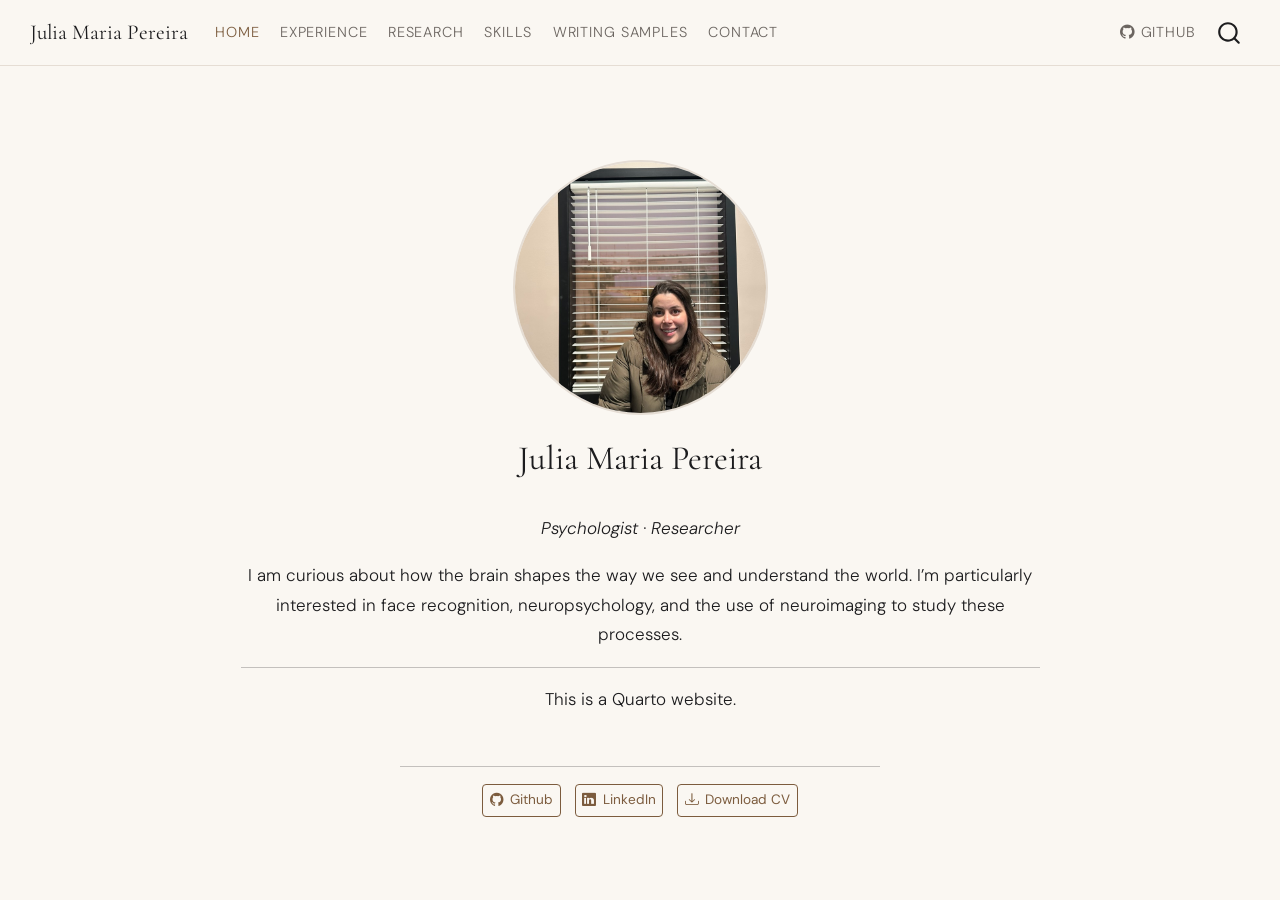
<file: docs/index.html>
<!DOCTYPE html>
<html xmlns="http://www.w3.org/1999/xhtml" lang="en" xml:lang="en"><head>

<meta charset="utf-8">
<meta name="generator" content="quarto-1.9.30">

<meta name="viewport" content="width=device-width, initial-scale=1.0, user-scalable=yes">


<title>Julia Maria Pereira</title>
<style>
/* Default styles provided by pandoc.
** See https://pandoc.org/MANUAL.html#variables-for-html for config info.
*/
code{white-space: pre-wrap;}
span.smallcaps{font-variant: small-caps;}
div.columns{display: flex; gap: min(4vw, 1.5em);}
div.column{flex: auto; overflow-x: auto;}
div.hanging-indent{margin-left: 1.5em; text-indent: -1.5em;}
ul.task-list{list-style: none;}
ul.task-list li input[type="checkbox"] {
  width: 0.8em;
  margin: 0 0.8em 0.2em -1em; /* quarto-specific, see https://github.com/quarto-dev/quarto-cli/issues/4556 */ 
  vertical-align: middle;
}
</style>


<script src="site_libs/quarto-nav/quarto-nav.js"></script>
<script src="site_libs/quarto-nav/headroom.min.js"></script>
<script src="site_libs/clipboard/clipboard.min.js"></script>
<script src="site_libs/quarto-search/autocomplete.umd.js"></script>
<script src="site_libs/quarto-search/fuse.min.js"></script>
<script src="site_libs/quarto-search/quarto-search.js"></script>
<meta name="quarto:offset" content="./">
<link href="./favicon.svg" rel="icon" type="image/svg+xml">
<script src="site_libs/quarto-html/quarto.js" type="module"></script>
<script src="site_libs/quarto-html/tabsets/tabsets.js" type="module"></script>
<script src="site_libs/quarto-html/popper.min.js"></script>
<script src="site_libs/quarto-html/tippy.umd.min.js"></script>
<link href="site_libs/quarto-html/tippy.css" rel="stylesheet">
<link href="site_libs/quarto-html/quarto-syntax-highlighting-b6a8276bf55561bdbc268162d41bd1f7.css" rel="stylesheet" id="quarto-text-highlighting-styles">
<script src="site_libs/bootstrap/bootstrap.min.js"></script>
<link href="site_libs/bootstrap/bootstrap-icons.css" rel="stylesheet">
<link href="site_libs/bootstrap/bootstrap-a6391bdd3185fad6bf29eafa90bfad67.min.css" rel="stylesheet" append-hash="true" id="quarto-bootstrap" data-mode="light">
<script id="quarto-search-options" type="application/json">{
  "location": "navbar",
  "copy-button": false,
  "collapse-after": 3,
  "panel-placement": "end",
  "type": "overlay",
  "limit": 50,
  "keyboard-shortcut": [
    "f",
    "/",
    "s"
  ],
  "show-item-context": false,
  "language": {
    "search-no-results-text": "No results",
    "search-matching-documents-text": "matching documents",
    "search-copy-link-title": "Copy link to search",
    "search-hide-matches-text": "Hide additional matches",
    "search-more-match-text": "more match in this document",
    "search-more-matches-text": "more matches in this document",
    "search-clear-button-title": "Clear",
    "search-text-placeholder": "",
    "search-detached-cancel-button-title": "Cancel",
    "search-submit-button-title": "Submit",
    "search-label": "Search"
  }
}</script>


<link rel="stylesheet" href="styles.css">
</head>

<body class="nav-fixed fullcontent quarto-light">

<div id="quarto-search-results"></div>
  <header id="quarto-header" class="headroom fixed-top">
    <nav class="navbar navbar-expand-lg " data-bs-theme="dark">
      <div class="navbar-container container-fluid">
      <div class="navbar-brand-container mx-auto">
    <a class="navbar-brand" href="./index.html">
    <span class="navbar-title">Julia Maria Pereira</span>
    </a>
  </div>
            <div id="quarto-search" class="" title="Search"></div>
          <button class="navbar-toggler" type="button" data-bs-toggle="collapse" data-bs-target="#navbarCollapse" aria-controls="navbarCollapse" role="menu" aria-expanded="false" aria-label="Toggle navigation" onclick="if (window.quartoToggleHeadroom) { window.quartoToggleHeadroom(); }">
  <span class="navbar-toggler-icon"></span>
</button>
          <div class="collapse navbar-collapse" id="navbarCollapse">
            <ul class="navbar-nav navbar-nav-scroll me-auto">
  <li class="nav-item">
    <a class="nav-link active" href="./index.html" aria-current="page"> 
<span class="menu-text">Home</span></a>
  </li>  
  <li class="nav-item">
    <a class="nav-link" href="./experience.html"> 
<span class="menu-text">Experience</span></a>
  </li>  
  <li class="nav-item">
    <a class="nav-link" href="./research.html"> 
<span class="menu-text">Research</span></a>
  </li>  
  <li class="nav-item">
    <a class="nav-link" href="./skills.html"> 
<span class="menu-text">Skills</span></a>
  </li>  
  <li class="nav-item">
    <a class="nav-link" href="./writing.html"> 
<span class="menu-text">Writing Samples</span></a>
  </li>  
  <li class="nav-item">
    <a class="nav-link" href="./contact.html"> 
<span class="menu-text">Contact</span></a>
  </li>  
</ul>
            <ul class="navbar-nav navbar-nav-scroll ms-auto">
  <li class="nav-item">
    <a class="nav-link" href="https://github.com/juliamariap"> <i class="bi bi-github" role="img">
</i> 
<span class="menu-text">GitHub</span></a>
  </li>  
</ul>
          </div> <!-- /navcollapse -->
            <div class="quarto-navbar-tools">
</div>
      </div> <!-- /container-fluid -->
    </nav>
</header>
<!-- content -->
<div id="quarto-content" class="quarto-container page-columns page-rows-contents page-layout-article page-navbar">
<!-- sidebar -->
<!-- margin-sidebar -->
    
<!-- main -->
<div class="quarto-about-jolla">
  <img src="images/avatar.png" class="about-image
  round " style="height: 15em; width: 15em;">
 <header id="title-block-header" class="quarto-title-block default">
<div class="quarto-title">
<h1 class="title">Julia Maria Pereira</h1>
</div>
<div class="quarto-title-meta">
  </div>
</header><main class="content" id="quarto-document-content">
<p><em>Psychologist · Researcher</em></p>
<p>I am curious about how the brain shapes the way we see and understand the world. I’m particularly interested in face recognition, neuropsychology, and the use of neuroimaging to study these processes.</p>
<hr>
<p>This is a Quarto website.</p>


</main> 
  <hr class="about-sep">
   <div class="about-links">
  <a href="https://github.com/juliamariap" class="about-link" rel="" target="">
    <i class="bi bi-github"></i>
     <span class="about-link-text">Github</span>
  </a>
  <a href="https://www.linkedin.com/in/juliamariapereira" class="about-link" rel="" target="">
    <i class="bi bi-linkedin"></i>
     <span class="about-link-text">LinkedIn</span>
  </a>
  <a href="/CV_Julia_Pereira.pdf" class="about-link" rel="" target="">
    <i class="bi bi-download"></i>
     <span class="about-link-text">Download CV</span>
  </a>
</div>
</div>
 <!-- /main -->
<script id="quarto-html-after-body" type="application/javascript">
  window.document.addEventListener("DOMContentLoaded", function (event) {
    const isCodeAnnotation = (el) => {
      for (const clz of el.classList) {
        if (clz.startsWith('code-annotation-')) {                     
          return true;
        }
      }
      return false;
    }
    const onCopySuccess = function(e) {
      // button target
      const button = e.trigger;
      // don't keep focus
      button.blur();
      // flash "checked"
      button.classList.add('code-copy-button-checked');
      var currentTitle = button.getAttribute("title");
      button.setAttribute("title", "Copied!");
      let tooltip;
      if (window.bootstrap) {
        button.setAttribute("data-bs-toggle", "tooltip");
        button.setAttribute("data-bs-placement", "left");
        button.setAttribute("data-bs-title", "Copied!");
        tooltip = new bootstrap.Tooltip(button, 
          { trigger: "manual", 
            customClass: "code-copy-button-tooltip",
            offset: [0, -8]});
        tooltip.show();    
      }
      setTimeout(function() {
        if (tooltip) {
          tooltip.hide();
          button.removeAttribute("data-bs-title");
          button.removeAttribute("data-bs-toggle");
          button.removeAttribute("data-bs-placement");
        }
        button.setAttribute("title", currentTitle);
        button.classList.remove('code-copy-button-checked');
      }, 1000);
      // clear code selection
      e.clearSelection();
    }
    const getTextToCopy = function(trigger) {
      const outerScaffold = trigger.parentElement.cloneNode(true);
      const codeEl = outerScaffold.querySelector('code');
      for (const childEl of codeEl.children) {
        if (isCodeAnnotation(childEl)) {
          childEl.remove();
        }
      }
      return codeEl.innerText;
    }
    const clipboard = new window.ClipboardJS('.code-copy-button:not([data-in-quarto-modal])', {
      text: getTextToCopy
    });
    clipboard.on('success', onCopySuccess);
    if (window.document.getElementById('quarto-embedded-source-code-modal')) {
      const clipboardModal = new window.ClipboardJS('.code-copy-button[data-in-quarto-modal]', {
        text: getTextToCopy,
        container: window.document.getElementById('quarto-embedded-source-code-modal')
      });
      clipboardModal.on('success', onCopySuccess);
    }
      var localhostRegex = new RegExp(/^(?:http|https):\/\/localhost\:?[0-9]*\//);
      var mailtoRegex = new RegExp(/^mailto:/);
        var filterRegex = new RegExp('/' + window.location.host + '/');
      var isInternal = (href) => {
          return filterRegex.test(href) || localhostRegex.test(href) || mailtoRegex.test(href);
      }
      // Inspect non-navigation links and adorn them if external
     var links = window.document.querySelectorAll('a[href]:not(.nav-link):not(.navbar-brand):not(.toc-action):not(.sidebar-link):not(.sidebar-item-toggle):not(.pagination-link):not(.no-external):not([aria-hidden]):not(.dropdown-item):not(.quarto-navigation-tool):not(.about-link)');
      for (var i=0; i<links.length; i++) {
        const link = links[i];
        if (!isInternal(link.href)) {
          // undo the damage that might have been done by quarto-nav.js in the case of
          // links that we want to consider external
          if (link.dataset.originalHref !== undefined) {
            link.href = link.dataset.originalHref;
          }
        }
      }
    function tippyHover(el, contentFn, onTriggerFn, onUntriggerFn) {
      const config = {
        allowHTML: true,
        maxWidth: 500,
        delay: 100,
        arrow: false,
        appendTo: function(el) {
            return el.parentElement;
        },
        interactive: true,
        interactiveBorder: 10,
        theme: 'quarto',
        placement: 'bottom-start',
      };
      if (contentFn) {
        config.content = contentFn;
      }
      if (onTriggerFn) {
        config.onTrigger = onTriggerFn;
      }
      if (onUntriggerFn) {
        config.onUntrigger = onUntriggerFn;
      }
      window.tippy(el, config); 
    }
    const noterefs = window.document.querySelectorAll('a[role="doc-noteref"]');
    for (var i=0; i<noterefs.length; i++) {
      const ref = noterefs[i];
      tippyHover(ref, function() {
        // use id or data attribute instead here
        let href = ref.getAttribute('data-footnote-href') || ref.getAttribute('href');
        try { href = new URL(href).hash; } catch {}
        const id = href.replace(/^#\/?/, "");
        const note = window.document.getElementById(id);
        if (note) {
          return note.innerHTML;
        } else {
          return "";
        }
      });
    }
    const xrefs = window.document.querySelectorAll('a.quarto-xref');
    const processXRef = (id, note) => {
      // Strip column container classes
      const stripColumnClz = (el) => {
        el.classList.remove("page-full", "page-columns");
        if (el.children) {
          for (const child of el.children) {
            stripColumnClz(child);
          }
        }
      }
      stripColumnClz(note)
      if (id === null || id.startsWith('sec-')) {
        // Special case sections, only their first couple elements
        const container = document.createElement("div");
        if (note.children && note.children.length > 2) {
          container.appendChild(note.children[0].cloneNode(true));
          for (let i = 1; i < note.children.length; i++) {
            const child = note.children[i];
            if (child.tagName === "P" && child.innerText === "") {
              continue;
            } else {
              container.appendChild(child.cloneNode(true));
              break;
            }
          }
          if (window.Quarto?.typesetMath) {
            window.Quarto.typesetMath(container);
          }
          return container.innerHTML
        } else {
          if (window.Quarto?.typesetMath) {
            window.Quarto.typesetMath(note);
          }
          return note.innerHTML;
        }
      } else {
        // Remove any anchor links if they are present
        const anchorLink = note.querySelector('a.anchorjs-link');
        if (anchorLink) {
          anchorLink.remove();
        }
        if (window.Quarto?.typesetMath) {
          window.Quarto.typesetMath(note);
        }
        if (note.classList.contains("callout")) {
          return note.outerHTML;
        } else {
          return note.innerHTML;
        }
      }
    }
    for (var i=0; i<xrefs.length; i++) {
      const xref = xrefs[i];
      tippyHover(xref, undefined, function(instance) {
        instance.disable();
        let url = xref.getAttribute('href');
        let hash = undefined; 
        if (url.startsWith('#')) {
          hash = url;
        } else {
          try { hash = new URL(url).hash; } catch {}
        }
        if (hash) {
          const id = hash.replace(/^#\/?/, "");
          const note = window.document.getElementById(id);
          if (note !== null) {
            try {
              const html = processXRef(id, note.cloneNode(true));
              instance.setContent(html);
            } finally {
              instance.enable();
              instance.show();
            }
          } else {
            // See if we can fetch this
            fetch(url.split('#')[0])
            .then(res => res.text())
            .then(html => {
              const parser = new DOMParser();
              const htmlDoc = parser.parseFromString(html, "text/html");
              const note = htmlDoc.getElementById(id);
              if (note !== null) {
                const html = processXRef(id, note);
                instance.setContent(html);
              } 
            }).finally(() => {
              instance.enable();
              instance.show();
            });
          }
        } else {
          // See if we can fetch a full url (with no hash to target)
          // This is a special case and we should probably do some content thinning / targeting
          fetch(url)
          .then(res => res.text())
          .then(html => {
            const parser = new DOMParser();
            const htmlDoc = parser.parseFromString(html, "text/html");
            const note = htmlDoc.querySelector('main.content');
            if (note !== null) {
              // This should only happen for chapter cross references
              // (since there is no id in the URL)
              // remove the first header
              if (note.children.length > 0 && note.children[0].tagName === "HEADER") {
                note.children[0].remove();
              }
              const html = processXRef(null, note);
              instance.setContent(html);
            } 
          }).finally(() => {
            instance.enable();
            instance.show();
          });
        }
      }, function(instance) {
      });
    }
        let selectedAnnoteEl;
        const selectorForAnnotation = ( cell, annotation) => {
          let cellAttr = 'data-code-cell="' + cell + '"';
          let lineAttr = 'data-code-annotation="' +  annotation + '"';
          const selector = 'span[' + cellAttr + '][' + lineAttr + ']';
          return selector;
        }
        const selectCodeLines = (annoteEl) => {
          const doc = window.document;
          const targetCell = annoteEl.getAttribute("data-target-cell");
          const targetAnnotation = annoteEl.getAttribute("data-target-annotation");
          const annoteSpan = window.document.querySelector(selectorForAnnotation(targetCell, targetAnnotation));
          const lines = annoteSpan.getAttribute("data-code-lines").split(",");
          const lineIds = lines.map((line) => {
            return targetCell + "-" + line;
          })
          let top = null;
          let height = null;
          let parent = null;
          if (lineIds.length > 0) {
              //compute the position of the single el (top and bottom and make a div)
              const el = window.document.getElementById(lineIds[0]);
              top = el.offsetTop;
              height = el.offsetHeight;
              parent = el.parentElement.parentElement;
            if (lineIds.length > 1) {
              const lastEl = window.document.getElementById(lineIds[lineIds.length - 1]);
              const bottom = lastEl.offsetTop + lastEl.offsetHeight;
              height = bottom - top;
            }
            if (top !== null && height !== null && parent !== null) {
              // cook up a div (if necessary) and position it 
              let div = window.document.getElementById("code-annotation-line-highlight");
              if (div === null) {
                div = window.document.createElement("div");
                div.setAttribute("id", "code-annotation-line-highlight");
                div.style.position = 'absolute';
                parent.appendChild(div);
              }
              div.style.top = top - 2 + "px";
              div.style.height = height + 4 + "px";
              div.style.left = 0;
              let gutterDiv = window.document.getElementById("code-annotation-line-highlight-gutter");
              if (gutterDiv === null) {
                gutterDiv = window.document.createElement("div");
                gutterDiv.setAttribute("id", "code-annotation-line-highlight-gutter");
                gutterDiv.style.position = 'absolute';
                const codeCell = window.document.getElementById(targetCell);
                const gutter = codeCell.querySelector('.code-annotation-gutter');
                gutter.appendChild(gutterDiv);
              }
              gutterDiv.style.top = top - 2 + "px";
              gutterDiv.style.height = height + 4 + "px";
            }
            selectedAnnoteEl = annoteEl;
          }
        };
        const unselectCodeLines = () => {
          const elementsIds = ["code-annotation-line-highlight", "code-annotation-line-highlight-gutter"];
          elementsIds.forEach((elId) => {
            const div = window.document.getElementById(elId);
            if (div) {
              div.remove();
            }
          });
          selectedAnnoteEl = undefined;
        };
          // Handle positioning of the toggle
      window.addEventListener(
        "resize",
        throttle(() => {
          elRect = undefined;
          if (selectedAnnoteEl) {
            selectCodeLines(selectedAnnoteEl);
          }
        }, 10)
      );
      function throttle(fn, ms) {
      let throttle = false;
      let timer;
        return (...args) => {
          if(!throttle) { // first call gets through
              fn.apply(this, args);
              throttle = true;
          } else { // all the others get throttled
              if(timer) clearTimeout(timer); // cancel #2
              timer = setTimeout(() => {
                fn.apply(this, args);
                timer = throttle = false;
              }, ms);
          }
        };
      }
        // Attach click handler to the DT
        const annoteDls = window.document.querySelectorAll('dt[data-target-cell]');
        for (const annoteDlNode of annoteDls) {
          annoteDlNode.addEventListener('click', (event) => {
            const clickedEl = event.target;
            if (clickedEl !== selectedAnnoteEl) {
              unselectCodeLines();
              const activeEl = window.document.querySelector('dt[data-target-cell].code-annotation-active');
              if (activeEl) {
                activeEl.classList.remove('code-annotation-active');
              }
              selectCodeLines(clickedEl);
              clickedEl.classList.add('code-annotation-active');
            } else {
              // Unselect the line
              unselectCodeLines();
              clickedEl.classList.remove('code-annotation-active');
            }
          });
        }
    const findCites = (el) => {
      const parentEl = el.parentElement;
      if (parentEl) {
        const cites = parentEl.dataset.cites;
        if (cites) {
          return {
            el,
            cites: cites.split(' ')
          };
        } else {
          return findCites(el.parentElement)
        }
      } else {
        return undefined;
      }
    };
    var bibliorefs = window.document.querySelectorAll('a[role="doc-biblioref"]');
    for (var i=0; i<bibliorefs.length; i++) {
      const ref = bibliorefs[i];
      const citeInfo = findCites(ref);
      if (citeInfo) {
        tippyHover(citeInfo.el, function() {
          var popup = window.document.createElement('div');
          citeInfo.cites.forEach(function(cite) {
            var citeDiv = window.document.createElement('div');
            citeDiv.classList.add('hanging-indent');
            citeDiv.classList.add('csl-entry');
            var biblioDiv = window.document.getElementById('ref-' + cite);
            if (biblioDiv) {
              citeDiv.innerHTML = biblioDiv.innerHTML;
            }
            popup.appendChild(citeDiv);
          });
          return popup.innerHTML;
        });
      }
    }
  });
  </script>
</div> <!-- /content -->




</body></html>
</file>
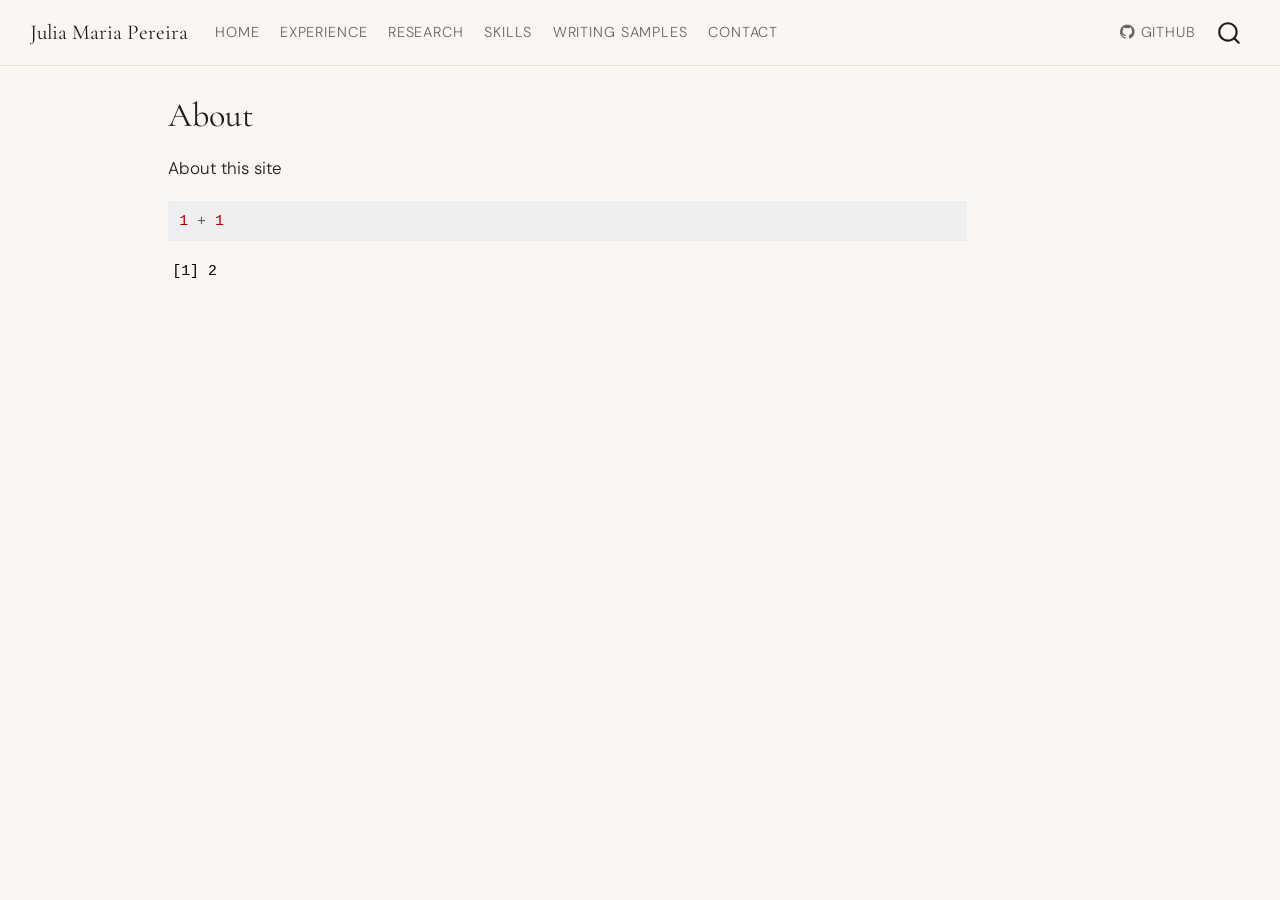
<file: docs/about.html>
<!DOCTYPE html>
<html xmlns="http://www.w3.org/1999/xhtml" lang="en" xml:lang="en"><head>

<meta charset="utf-8">
<meta name="generator" content="quarto-1.9.30">

<meta name="viewport" content="width=device-width, initial-scale=1.0, user-scalable=yes">


<title>About – Julia Maria Pereira</title>
<style>
/* Default styles provided by pandoc.
** See https://pandoc.org/MANUAL.html#variables-for-html for config info.
*/
code{white-space: pre-wrap;}
span.smallcaps{font-variant: small-caps;}
div.columns{display: flex; gap: min(4vw, 1.5em);}
div.column{flex: auto; overflow-x: auto;}
div.hanging-indent{margin-left: 1.5em; text-indent: -1.5em;}
ul.task-list{list-style: none;}
ul.task-list li input[type="checkbox"] {
  width: 0.8em;
  margin: 0 0.8em 0.2em -1em; /* quarto-specific, see https://github.com/quarto-dev/quarto-cli/issues/4556 */ 
  vertical-align: middle;
}
/* CSS for syntax highlighting */
html { -webkit-text-size-adjust: 100%; }
pre > code.sourceCode { white-space: pre; position: relative; }
pre > code.sourceCode > span { display: inline-block; line-height: 1.25; }
pre > code.sourceCode > span:empty { height: 1.2em; }
.sourceCode { overflow: visible; }
code.sourceCode > span { color: inherit; text-decoration: inherit; }
div.sourceCode { margin: 1em 0; }
pre.sourceCode { margin: 0; }
@media screen {
div.sourceCode { overflow: auto; }
}
@media print {
pre > code.sourceCode { white-space: pre-wrap; }
pre > code.sourceCode > span { text-indent: -5em; padding-left: 5em; }
}
pre.numberSource code
  { counter-reset: source-line 0; }
pre.numberSource code > span
  { position: relative; left: -4em; counter-increment: source-line; }
pre.numberSource code > span > a:first-child::before
  { content: counter(source-line);
    position: relative; left: -1em; text-align: right; vertical-align: baseline;
    border: none; display: inline-block;
    -webkit-touch-callout: none; -webkit-user-select: none;
    -khtml-user-select: none; -moz-user-select: none;
    -ms-user-select: none; user-select: none;
    padding: 0 4px; width: 4em;
  }
pre.numberSource { margin-left: 3em;  padding-left: 4px; }
div.sourceCode
  {   }
@media screen {
pre > code.sourceCode > span > a:first-child::before { text-decoration: underline; }
}
</style>


<script src="site_libs/quarto-nav/quarto-nav.js"></script>
<script src="site_libs/quarto-nav/headroom.min.js"></script>
<script src="site_libs/clipboard/clipboard.min.js"></script>
<script src="site_libs/quarto-search/autocomplete.umd.js"></script>
<script src="site_libs/quarto-search/fuse.min.js"></script>
<script src="site_libs/quarto-search/quarto-search.js"></script>
<meta name="quarto:offset" content="./">
<link href="./favicon.svg" rel="icon" type="image/svg+xml">
<script src="site_libs/quarto-html/quarto.js" type="module"></script>
<script src="site_libs/quarto-html/tabsets/tabsets.js" type="module"></script>
<script src="site_libs/quarto-html/popper.min.js"></script>
<script src="site_libs/quarto-html/tippy.umd.min.js"></script>
<script src="site_libs/quarto-html/anchor.min.js"></script>
<link href="site_libs/quarto-html/tippy.css" rel="stylesheet">
<link href="site_libs/quarto-html/quarto-syntax-highlighting-b6a8276bf55561bdbc268162d41bd1f7.css" rel="stylesheet" id="quarto-text-highlighting-styles">
<script src="site_libs/bootstrap/bootstrap.min.js"></script>
<link href="site_libs/bootstrap/bootstrap-icons.css" rel="stylesheet">
<link href="site_libs/bootstrap/bootstrap-a6391bdd3185fad6bf29eafa90bfad67.min.css" rel="stylesheet" append-hash="true" id="quarto-bootstrap" data-mode="light">
<script id="quarto-search-options" type="application/json">{
  "location": "navbar",
  "copy-button": false,
  "collapse-after": 3,
  "panel-placement": "end",
  "type": "overlay",
  "limit": 50,
  "keyboard-shortcut": [
    "f",
    "/",
    "s"
  ],
  "show-item-context": false,
  "language": {
    "search-no-results-text": "No results",
    "search-matching-documents-text": "matching documents",
    "search-copy-link-title": "Copy link to search",
    "search-hide-matches-text": "Hide additional matches",
    "search-more-match-text": "more match in this document",
    "search-more-matches-text": "more matches in this document",
    "search-clear-button-title": "Clear",
    "search-text-placeholder": "",
    "search-detached-cancel-button-title": "Cancel",
    "search-submit-button-title": "Submit",
    "search-label": "Search"
  }
}</script>


<link rel="stylesheet" href="styles.css">
</head>

<body class="nav-fixed quarto-light">

<div id="quarto-search-results"></div>
  <header id="quarto-header" class="headroom fixed-top">
    <nav class="navbar navbar-expand-lg " data-bs-theme="dark">
      <div class="navbar-container container-fluid">
      <div class="navbar-brand-container mx-auto">
    <a class="navbar-brand" href="./index.html">
    <span class="navbar-title">Julia Maria Pereira</span>
    </a>
  </div>
            <div id="quarto-search" class="" title="Search"></div>
          <button class="navbar-toggler" type="button" data-bs-toggle="collapse" data-bs-target="#navbarCollapse" aria-controls="navbarCollapse" role="menu" aria-expanded="false" aria-label="Toggle navigation" onclick="if (window.quartoToggleHeadroom) { window.quartoToggleHeadroom(); }">
  <span class="navbar-toggler-icon"></span>
</button>
          <div class="collapse navbar-collapse" id="navbarCollapse">
            <ul class="navbar-nav navbar-nav-scroll me-auto">
  <li class="nav-item">
    <a class="nav-link" href="./index.html"> 
<span class="menu-text">Home</span></a>
  </li>  
  <li class="nav-item">
    <a class="nav-link" href="./experience.html"> 
<span class="menu-text">Experience</span></a>
  </li>  
  <li class="nav-item">
    <a class="nav-link" href="./research.html"> 
<span class="menu-text">Research</span></a>
  </li>  
  <li class="nav-item">
    <a class="nav-link" href="./skills.html"> 
<span class="menu-text">Skills</span></a>
  </li>  
  <li class="nav-item">
    <a class="nav-link" href="./writing.html"> 
<span class="menu-text">Writing Samples</span></a>
  </li>  
  <li class="nav-item">
    <a class="nav-link" href="./contact.html"> 
<span class="menu-text">Contact</span></a>
  </li>  
</ul>
            <ul class="navbar-nav navbar-nav-scroll ms-auto">
  <li class="nav-item">
    <a class="nav-link" href="https://github.com/juliamariap"> <i class="bi bi-github" role="img">
</i> 
<span class="menu-text">GitHub</span></a>
  </li>  
</ul>
          </div> <!-- /navcollapse -->
            <div class="quarto-navbar-tools">
</div>
      </div> <!-- /container-fluid -->
    </nav>
</header>
<!-- content -->
<div id="quarto-content" class="quarto-container page-columns page-rows-contents page-layout-article page-navbar">
<!-- sidebar -->
<!-- margin-sidebar -->
    <div id="quarto-margin-sidebar" class="sidebar margin-sidebar zindex-bottom">
        
    </div>
<!-- main -->
<main class="content" id="quarto-document-content">

<header id="title-block-header" class="quarto-title-block default">
<div class="quarto-title">
<h1 class="title">About</h1>
</div>



<div class="quarto-title-meta">

    
  
    
  </div>
  


</header>


<p>About this site</p>
<div class="cell">
<div class="code-copy-outer-scaffold"><div class="sourceCode cell-code" id="cb1"><pre class="sourceCode r code-with-copy"><code class="sourceCode r"><span id="cb1-1"><a href="#cb1-1" aria-hidden="true" tabindex="-1"></a><span class="dv">1</span> <span class="sc">+</span> <span class="dv">1</span></span></code></pre></div><button title="Copy to Clipboard" class="code-copy-button"><i class="bi"></i></button></div>
<div class="cell-output cell-output-stdout">
<pre><code>[1] 2</code></pre>
</div>
</div>



</main> <!-- /main -->
<script id="quarto-html-after-body" type="application/javascript">
  window.document.addEventListener("DOMContentLoaded", function (event) {
    const icon = "";
    const anchorJS = new window.AnchorJS();
    anchorJS.options = {
      placement: 'right',
      icon: icon
    };
    anchorJS.add('.anchored');
    const isCodeAnnotation = (el) => {
      for (const clz of el.classList) {
        if (clz.startsWith('code-annotation-')) {                     
          return true;
        }
      }
      return false;
    }
    const onCopySuccess = function(e) {
      // button target
      const button = e.trigger;
      // don't keep focus
      button.blur();
      // flash "checked"
      button.classList.add('code-copy-button-checked');
      var currentTitle = button.getAttribute("title");
      button.setAttribute("title", "Copied!");
      let tooltip;
      if (window.bootstrap) {
        button.setAttribute("data-bs-toggle", "tooltip");
        button.setAttribute("data-bs-placement", "left");
        button.setAttribute("data-bs-title", "Copied!");
        tooltip = new bootstrap.Tooltip(button, 
          { trigger: "manual", 
            customClass: "code-copy-button-tooltip",
            offset: [0, -8]});
        tooltip.show();    
      }
      setTimeout(function() {
        if (tooltip) {
          tooltip.hide();
          button.removeAttribute("data-bs-title");
          button.removeAttribute("data-bs-toggle");
          button.removeAttribute("data-bs-placement");
        }
        button.setAttribute("title", currentTitle);
        button.classList.remove('code-copy-button-checked');
      }, 1000);
      // clear code selection
      e.clearSelection();
    }
    const getTextToCopy = function(trigger) {
      const outerScaffold = trigger.parentElement.cloneNode(true);
      const codeEl = outerScaffold.querySelector('code');
      for (const childEl of codeEl.children) {
        if (isCodeAnnotation(childEl)) {
          childEl.remove();
        }
      }
      return codeEl.innerText;
    }
    const clipboard = new window.ClipboardJS('.code-copy-button:not([data-in-quarto-modal])', {
      text: getTextToCopy
    });
    clipboard.on('success', onCopySuccess);
    if (window.document.getElementById('quarto-embedded-source-code-modal')) {
      const clipboardModal = new window.ClipboardJS('.code-copy-button[data-in-quarto-modal]', {
        text: getTextToCopy,
        container: window.document.getElementById('quarto-embedded-source-code-modal')
      });
      clipboardModal.on('success', onCopySuccess);
    }
      var localhostRegex = new RegExp(/^(?:http|https):\/\/localhost\:?[0-9]*\//);
      var mailtoRegex = new RegExp(/^mailto:/);
        var filterRegex = new RegExp('/' + window.location.host + '/');
      var isInternal = (href) => {
          return filterRegex.test(href) || localhostRegex.test(href) || mailtoRegex.test(href);
      }
      // Inspect non-navigation links and adorn them if external
     var links = window.document.querySelectorAll('a[href]:not(.nav-link):not(.navbar-brand):not(.toc-action):not(.sidebar-link):not(.sidebar-item-toggle):not(.pagination-link):not(.no-external):not([aria-hidden]):not(.dropdown-item):not(.quarto-navigation-tool):not(.about-link)');
      for (var i=0; i<links.length; i++) {
        const link = links[i];
        if (!isInternal(link.href)) {
          // undo the damage that might have been done by quarto-nav.js in the case of
          // links that we want to consider external
          if (link.dataset.originalHref !== undefined) {
            link.href = link.dataset.originalHref;
          }
        }
      }
    function tippyHover(el, contentFn, onTriggerFn, onUntriggerFn) {
      const config = {
        allowHTML: true,
        maxWidth: 500,
        delay: 100,
        arrow: false,
        appendTo: function(el) {
            return el.parentElement;
        },
        interactive: true,
        interactiveBorder: 10,
        theme: 'quarto',
        placement: 'bottom-start',
      };
      if (contentFn) {
        config.content = contentFn;
      }
      if (onTriggerFn) {
        config.onTrigger = onTriggerFn;
      }
      if (onUntriggerFn) {
        config.onUntrigger = onUntriggerFn;
      }
      window.tippy(el, config); 
    }
    const noterefs = window.document.querySelectorAll('a[role="doc-noteref"]');
    for (var i=0; i<noterefs.length; i++) {
      const ref = noterefs[i];
      tippyHover(ref, function() {
        // use id or data attribute instead here
        let href = ref.getAttribute('data-footnote-href') || ref.getAttribute('href');
        try { href = new URL(href).hash; } catch {}
        const id = href.replace(/^#\/?/, "");
        const note = window.document.getElementById(id);
        if (note) {
          return note.innerHTML;
        } else {
          return "";
        }
      });
    }
    const xrefs = window.document.querySelectorAll('a.quarto-xref');
    const processXRef = (id, note) => {
      // Strip column container classes
      const stripColumnClz = (el) => {
        el.classList.remove("page-full", "page-columns");
        if (el.children) {
          for (const child of el.children) {
            stripColumnClz(child);
          }
        }
      }
      stripColumnClz(note)
      if (id === null || id.startsWith('sec-')) {
        // Special case sections, only their first couple elements
        const container = document.createElement("div");
        if (note.children && note.children.length > 2) {
          container.appendChild(note.children[0].cloneNode(true));
          for (let i = 1; i < note.children.length; i++) {
            const child = note.children[i];
            if (child.tagName === "P" && child.innerText === "") {
              continue;
            } else {
              container.appendChild(child.cloneNode(true));
              break;
            }
          }
          if (window.Quarto?.typesetMath) {
            window.Quarto.typesetMath(container);
          }
          return container.innerHTML
        } else {
          if (window.Quarto?.typesetMath) {
            window.Quarto.typesetMath(note);
          }
          return note.innerHTML;
        }
      } else {
        // Remove any anchor links if they are present
        const anchorLink = note.querySelector('a.anchorjs-link');
        if (anchorLink) {
          anchorLink.remove();
        }
        if (window.Quarto?.typesetMath) {
          window.Quarto.typesetMath(note);
        }
        if (note.classList.contains("callout")) {
          return note.outerHTML;
        } else {
          return note.innerHTML;
        }
      }
    }
    for (var i=0; i<xrefs.length; i++) {
      const xref = xrefs[i];
      tippyHover(xref, undefined, function(instance) {
        instance.disable();
        let url = xref.getAttribute('href');
        let hash = undefined; 
        if (url.startsWith('#')) {
          hash = url;
        } else {
          try { hash = new URL(url).hash; } catch {}
        }
        if (hash) {
          const id = hash.replace(/^#\/?/, "");
          const note = window.document.getElementById(id);
          if (note !== null) {
            try {
              const html = processXRef(id, note.cloneNode(true));
              instance.setContent(html);
            } finally {
              instance.enable();
              instance.show();
            }
          } else {
            // See if we can fetch this
            fetch(url.split('#')[0])
            .then(res => res.text())
            .then(html => {
              const parser = new DOMParser();
              const htmlDoc = parser.parseFromString(html, "text/html");
              const note = htmlDoc.getElementById(id);
              if (note !== null) {
                const html = processXRef(id, note);
                instance.setContent(html);
              } 
            }).finally(() => {
              instance.enable();
              instance.show();
            });
          }
        } else {
          // See if we can fetch a full url (with no hash to target)
          // This is a special case and we should probably do some content thinning / targeting
          fetch(url)
          .then(res => res.text())
          .then(html => {
            const parser = new DOMParser();
            const htmlDoc = parser.parseFromString(html, "text/html");
            const note = htmlDoc.querySelector('main.content');
            if (note !== null) {
              // This should only happen for chapter cross references
              // (since there is no id in the URL)
              // remove the first header
              if (note.children.length > 0 && note.children[0].tagName === "HEADER") {
                note.children[0].remove();
              }
              const html = processXRef(null, note);
              instance.setContent(html);
            } 
          }).finally(() => {
            instance.enable();
            instance.show();
          });
        }
      }, function(instance) {
      });
    }
        let selectedAnnoteEl;
        const selectorForAnnotation = ( cell, annotation) => {
          let cellAttr = 'data-code-cell="' + cell + '"';
          let lineAttr = 'data-code-annotation="' +  annotation + '"';
          const selector = 'span[' + cellAttr + '][' + lineAttr + ']';
          return selector;
        }
        const selectCodeLines = (annoteEl) => {
          const doc = window.document;
          const targetCell = annoteEl.getAttribute("data-target-cell");
          const targetAnnotation = annoteEl.getAttribute("data-target-annotation");
          const annoteSpan = window.document.querySelector(selectorForAnnotation(targetCell, targetAnnotation));
          const lines = annoteSpan.getAttribute("data-code-lines").split(",");
          const lineIds = lines.map((line) => {
            return targetCell + "-" + line;
          })
          let top = null;
          let height = null;
          let parent = null;
          if (lineIds.length > 0) {
              //compute the position of the single el (top and bottom and make a div)
              const el = window.document.getElementById(lineIds[0]);
              top = el.offsetTop;
              height = el.offsetHeight;
              parent = el.parentElement.parentElement;
            if (lineIds.length > 1) {
              const lastEl = window.document.getElementById(lineIds[lineIds.length - 1]);
              const bottom = lastEl.offsetTop + lastEl.offsetHeight;
              height = bottom - top;
            }
            if (top !== null && height !== null && parent !== null) {
              // cook up a div (if necessary) and position it 
              let div = window.document.getElementById("code-annotation-line-highlight");
              if (div === null) {
                div = window.document.createElement("div");
                div.setAttribute("id", "code-annotation-line-highlight");
                div.style.position = 'absolute';
                parent.appendChild(div);
              }
              div.style.top = top - 2 + "px";
              div.style.height = height + 4 + "px";
              div.style.left = 0;
              let gutterDiv = window.document.getElementById("code-annotation-line-highlight-gutter");
              if (gutterDiv === null) {
                gutterDiv = window.document.createElement("div");
                gutterDiv.setAttribute("id", "code-annotation-line-highlight-gutter");
                gutterDiv.style.position = 'absolute';
                const codeCell = window.document.getElementById(targetCell);
                const gutter = codeCell.querySelector('.code-annotation-gutter');
                gutter.appendChild(gutterDiv);
              }
              gutterDiv.style.top = top - 2 + "px";
              gutterDiv.style.height = height + 4 + "px";
            }
            selectedAnnoteEl = annoteEl;
          }
        };
        const unselectCodeLines = () => {
          const elementsIds = ["code-annotation-line-highlight", "code-annotation-line-highlight-gutter"];
          elementsIds.forEach((elId) => {
            const div = window.document.getElementById(elId);
            if (div) {
              div.remove();
            }
          });
          selectedAnnoteEl = undefined;
        };
          // Handle positioning of the toggle
      window.addEventListener(
        "resize",
        throttle(() => {
          elRect = undefined;
          if (selectedAnnoteEl) {
            selectCodeLines(selectedAnnoteEl);
          }
        }, 10)
      );
      function throttle(fn, ms) {
      let throttle = false;
      let timer;
        return (...args) => {
          if(!throttle) { // first call gets through
              fn.apply(this, args);
              throttle = true;
          } else { // all the others get throttled
              if(timer) clearTimeout(timer); // cancel #2
              timer = setTimeout(() => {
                fn.apply(this, args);
                timer = throttle = false;
              }, ms);
          }
        };
      }
        // Attach click handler to the DT
        const annoteDls = window.document.querySelectorAll('dt[data-target-cell]');
        for (const annoteDlNode of annoteDls) {
          annoteDlNode.addEventListener('click', (event) => {
            const clickedEl = event.target;
            if (clickedEl !== selectedAnnoteEl) {
              unselectCodeLines();
              const activeEl = window.document.querySelector('dt[data-target-cell].code-annotation-active');
              if (activeEl) {
                activeEl.classList.remove('code-annotation-active');
              }
              selectCodeLines(clickedEl);
              clickedEl.classList.add('code-annotation-active');
            } else {
              // Unselect the line
              unselectCodeLines();
              clickedEl.classList.remove('code-annotation-active');
            }
          });
        }
    const findCites = (el) => {
      const parentEl = el.parentElement;
      if (parentEl) {
        const cites = parentEl.dataset.cites;
        if (cites) {
          return {
            el,
            cites: cites.split(' ')
          };
        } else {
          return findCites(el.parentElement)
        }
      } else {
        return undefined;
      }
    };
    var bibliorefs = window.document.querySelectorAll('a[role="doc-biblioref"]');
    for (var i=0; i<bibliorefs.length; i++) {
      const ref = bibliorefs[i];
      const citeInfo = findCites(ref);
      if (citeInfo) {
        tippyHover(citeInfo.el, function() {
          var popup = window.document.createElement('div');
          citeInfo.cites.forEach(function(cite) {
            var citeDiv = window.document.createElement('div');
            citeDiv.classList.add('hanging-indent');
            citeDiv.classList.add('csl-entry');
            var biblioDiv = window.document.getElementById('ref-' + cite);
            if (biblioDiv) {
              citeDiv.innerHTML = biblioDiv.innerHTML;
            }
            popup.appendChild(citeDiv);
          });
          return popup.innerHTML;
        });
      }
    }
  });
  </script>
</div> <!-- /content -->




</body></html>
</file>
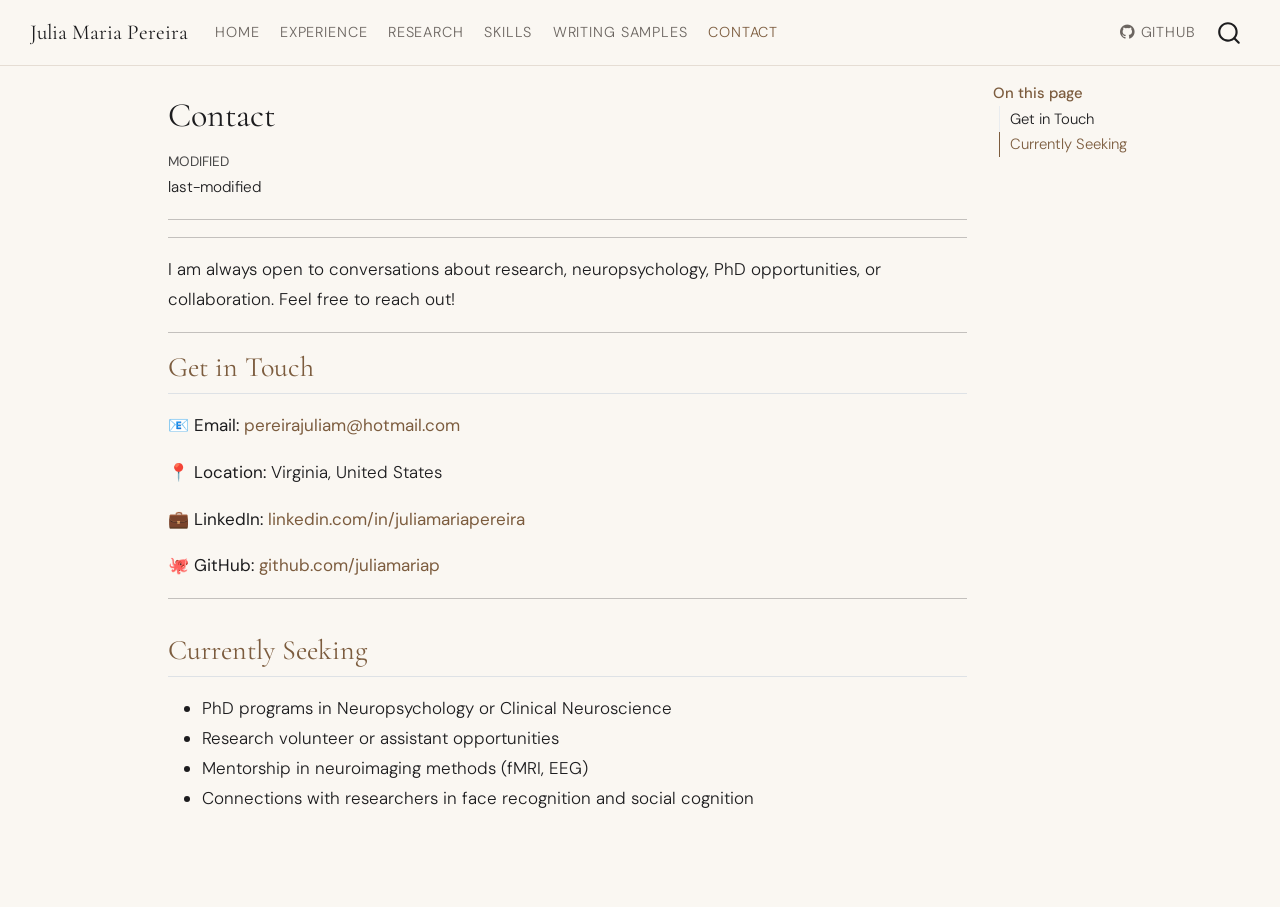
<file: docs/contact.html>
<!DOCTYPE html>
<html xmlns="http://www.w3.org/1999/xhtml" lang="en" xml:lang="en"><head>

<meta charset="utf-8">
<meta name="generator" content="quarto-1.9.30">

<meta name="viewport" content="width=device-width, initial-scale=1.0, user-scalable=yes">


<title>contact – Julia Maria Pereira</title>
<style>
/* Default styles provided by pandoc.
** See https://pandoc.org/MANUAL.html#variables-for-html for config info.
*/
code{white-space: pre-wrap;}
span.smallcaps{font-variant: small-caps;}
div.columns{display: flex; gap: min(4vw, 1.5em);}
div.column{flex: auto; overflow-x: auto;}
div.hanging-indent{margin-left: 1.5em; text-indent: -1.5em;}
ul.task-list{list-style: none;}
ul.task-list li input[type="checkbox"] {
  width: 0.8em;
  margin: 0 0.8em 0.2em -1em; /* quarto-specific, see https://github.com/quarto-dev/quarto-cli/issues/4556 */ 
  vertical-align: middle;
}
</style>


<script src="site_libs/quarto-nav/quarto-nav.js"></script>
<script src="site_libs/quarto-nav/headroom.min.js"></script>
<script src="site_libs/clipboard/clipboard.min.js"></script>
<script src="site_libs/quarto-search/autocomplete.umd.js"></script>
<script src="site_libs/quarto-search/fuse.min.js"></script>
<script src="site_libs/quarto-search/quarto-search.js"></script>
<meta name="quarto:offset" content="./">
<link href="./favicon.svg" rel="icon" type="image/svg+xml">
<script src="site_libs/quarto-html/quarto.js" type="module"></script>
<script src="site_libs/quarto-html/tabsets/tabsets.js" type="module"></script>
<script src="site_libs/quarto-html/popper.min.js"></script>
<script src="site_libs/quarto-html/tippy.umd.min.js"></script>
<script src="site_libs/quarto-html/anchor.min.js"></script>
<link href="site_libs/quarto-html/tippy.css" rel="stylesheet">
<link href="site_libs/quarto-html/quarto-syntax-highlighting-b6a8276bf55561bdbc268162d41bd1f7.css" rel="stylesheet" id="quarto-text-highlighting-styles">
<script src="site_libs/bootstrap/bootstrap.min.js"></script>
<link href="site_libs/bootstrap/bootstrap-icons.css" rel="stylesheet">
<link href="site_libs/bootstrap/bootstrap-a6391bdd3185fad6bf29eafa90bfad67.min.css" rel="stylesheet" append-hash="true" id="quarto-bootstrap" data-mode="light">
<script id="quarto-search-options" type="application/json">{
  "location": "navbar",
  "copy-button": false,
  "collapse-after": 3,
  "panel-placement": "end",
  "type": "overlay",
  "limit": 50,
  "keyboard-shortcut": [
    "f",
    "/",
    "s"
  ],
  "show-item-context": false,
  "language": {
    "search-no-results-text": "No results",
    "search-matching-documents-text": "matching documents",
    "search-copy-link-title": "Copy link to search",
    "search-hide-matches-text": "Hide additional matches",
    "search-more-match-text": "more match in this document",
    "search-more-matches-text": "more matches in this document",
    "search-clear-button-title": "Clear",
    "search-text-placeholder": "",
    "search-detached-cancel-button-title": "Cancel",
    "search-submit-button-title": "Submit",
    "search-label": "Search"
  }
}</script>


<link rel="stylesheet" href="styles.css">
</head>

<body class="nav-fixed quarto-light">

<div id="quarto-search-results"></div>
  <header id="quarto-header" class="headroom fixed-top">
    <nav class="navbar navbar-expand-lg " data-bs-theme="dark">
      <div class="navbar-container container-fluid">
      <div class="navbar-brand-container mx-auto">
    <a class="navbar-brand" href="./index.html">
    <span class="navbar-title">Julia Maria Pereira</span>
    </a>
  </div>
            <div id="quarto-search" class="" title="Search"></div>
          <button class="navbar-toggler" type="button" data-bs-toggle="collapse" data-bs-target="#navbarCollapse" aria-controls="navbarCollapse" role="menu" aria-expanded="false" aria-label="Toggle navigation" onclick="if (window.quartoToggleHeadroom) { window.quartoToggleHeadroom(); }">
  <span class="navbar-toggler-icon"></span>
</button>
          <div class="collapse navbar-collapse" id="navbarCollapse">
            <ul class="navbar-nav navbar-nav-scroll me-auto">
  <li class="nav-item">
    <a class="nav-link" href="./index.html"> 
<span class="menu-text">Home</span></a>
  </li>  
  <li class="nav-item">
    <a class="nav-link" href="./experience.html"> 
<span class="menu-text">Experience</span></a>
  </li>  
  <li class="nav-item">
    <a class="nav-link" href="./research.html"> 
<span class="menu-text">Research</span></a>
  </li>  
  <li class="nav-item">
    <a class="nav-link" href="./skills.html"> 
<span class="menu-text">Skills</span></a>
  </li>  
  <li class="nav-item">
    <a class="nav-link" href="./writing.html"> 
<span class="menu-text">Writing Samples</span></a>
  </li>  
  <li class="nav-item">
    <a class="nav-link active" href="./contact.html" aria-current="page"> 
<span class="menu-text">Contact</span></a>
  </li>  
</ul>
            <ul class="navbar-nav navbar-nav-scroll ms-auto">
  <li class="nav-item">
    <a class="nav-link" href="https://github.com/juliamariap"> <i class="bi bi-github" role="img">
</i> 
<span class="menu-text">GitHub</span></a>
  </li>  
</ul>
          </div> <!-- /navcollapse -->
            <div class="quarto-navbar-tools">
</div>
      </div> <!-- /container-fluid -->
    </nav>
</header>
<!-- content -->
<div id="quarto-content" class="quarto-container page-columns page-rows-contents page-layout-article page-navbar">
<!-- sidebar -->
<!-- margin-sidebar -->
    <div id="quarto-margin-sidebar" class="sidebar margin-sidebar">
        <nav id="TOC" role="doc-toc" class="toc-active">
    <h2 id="toc-title">On this page</h2>
   
  <ul>
  <li><a href="#get-in-touch" id="toc-get-in-touch" class="nav-link active" data-scroll-target="#get-in-touch">Get in Touch</a></li>
  <li><a href="#currently-seeking" id="toc-currently-seeking" class="nav-link" data-scroll-target="#currently-seeking">Currently Seeking</a></li>
  </ul>
</nav>
    </div>
<!-- main -->
<main class="content" id="quarto-document-content">

<header id="title-block-header" class="quarto-title-block default">
<div class="quarto-title">
<h1 class="title">Contact</h1>
</div>



<div class="quarto-title-meta">

    
  
    <div>
    <div class="quarto-title-meta-heading">Modified</div>
    <div class="quarto-title-meta-contents">
      <p class="date-modified">last-modified</p>
    </div>
  </div>
    
  </div>
  


</header>


<hr>
<hr>
<p>I am always open to conversations about research, neuropsychology, PhD opportunities, or collaboration. Feel free to reach out!</p>
<hr>
<section id="get-in-touch" class="level2">
<h2 class="anchored" data-anchor-id="get-in-touch">Get in Touch</h2>
<p>📧 <strong>Email:</strong> <a href="mailto:pereirajuliam@hotmail.com">pereirajuliam@hotmail.com</a></p>
<p>📍 <strong>Location:</strong> Virginia, United States</p>
<p>💼 <strong>LinkedIn:</strong> <a href="https://linkedin.com/in/juliamariapereira">linkedin.com/in/juliamariapereira</a></p>
<p>🐙 <strong>GitHub:</strong> <a href="https://github.com/juliamariap">github.com/juliamariap</a></p>
<hr>
</section>
<section id="currently-seeking" class="level2">
<h2 class="anchored" data-anchor-id="currently-seeking">Currently Seeking</h2>
<ul>
<li>PhD programs in Neuropsychology or Clinical Neuroscience</li>
<li>Research volunteer or assistant opportunities</li>
<li>Mentorship in neuroimaging methods (fMRI, EEG)</li>
<li>Connections with researchers in face recognition and social cognition</li>
</ul>


</section>

</main> <!-- /main -->
<script id="quarto-html-after-body" type="application/javascript">
  window.document.addEventListener("DOMContentLoaded", function (event) {
    const icon = "";
    const anchorJS = new window.AnchorJS();
    anchorJS.options = {
      placement: 'right',
      icon: icon
    };
    anchorJS.add('.anchored');
    const isCodeAnnotation = (el) => {
      for (const clz of el.classList) {
        if (clz.startsWith('code-annotation-')) {                     
          return true;
        }
      }
      return false;
    }
    const onCopySuccess = function(e) {
      // button target
      const button = e.trigger;
      // don't keep focus
      button.blur();
      // flash "checked"
      button.classList.add('code-copy-button-checked');
      var currentTitle = button.getAttribute("title");
      button.setAttribute("title", "Copied!");
      let tooltip;
      if (window.bootstrap) {
        button.setAttribute("data-bs-toggle", "tooltip");
        button.setAttribute("data-bs-placement", "left");
        button.setAttribute("data-bs-title", "Copied!");
        tooltip = new bootstrap.Tooltip(button, 
          { trigger: "manual", 
            customClass: "code-copy-button-tooltip",
            offset: [0, -8]});
        tooltip.show();    
      }
      setTimeout(function() {
        if (tooltip) {
          tooltip.hide();
          button.removeAttribute("data-bs-title");
          button.removeAttribute("data-bs-toggle");
          button.removeAttribute("data-bs-placement");
        }
        button.setAttribute("title", currentTitle);
        button.classList.remove('code-copy-button-checked');
      }, 1000);
      // clear code selection
      e.clearSelection();
    }
    const getTextToCopy = function(trigger) {
      const outerScaffold = trigger.parentElement.cloneNode(true);
      const codeEl = outerScaffold.querySelector('code');
      for (const childEl of codeEl.children) {
        if (isCodeAnnotation(childEl)) {
          childEl.remove();
        }
      }
      return codeEl.innerText;
    }
    const clipboard = new window.ClipboardJS('.code-copy-button:not([data-in-quarto-modal])', {
      text: getTextToCopy
    });
    clipboard.on('success', onCopySuccess);
    if (window.document.getElementById('quarto-embedded-source-code-modal')) {
      const clipboardModal = new window.ClipboardJS('.code-copy-button[data-in-quarto-modal]', {
        text: getTextToCopy,
        container: window.document.getElementById('quarto-embedded-source-code-modal')
      });
      clipboardModal.on('success', onCopySuccess);
    }
      var localhostRegex = new RegExp(/^(?:http|https):\/\/localhost\:?[0-9]*\//);
      var mailtoRegex = new RegExp(/^mailto:/);
        var filterRegex = new RegExp('/' + window.location.host + '/');
      var isInternal = (href) => {
          return filterRegex.test(href) || localhostRegex.test(href) || mailtoRegex.test(href);
      }
      // Inspect non-navigation links and adorn them if external
     var links = window.document.querySelectorAll('a[href]:not(.nav-link):not(.navbar-brand):not(.toc-action):not(.sidebar-link):not(.sidebar-item-toggle):not(.pagination-link):not(.no-external):not([aria-hidden]):not(.dropdown-item):not(.quarto-navigation-tool):not(.about-link)');
      for (var i=0; i<links.length; i++) {
        const link = links[i];
        if (!isInternal(link.href)) {
          // undo the damage that might have been done by quarto-nav.js in the case of
          // links that we want to consider external
          if (link.dataset.originalHref !== undefined) {
            link.href = link.dataset.originalHref;
          }
        }
      }
    function tippyHover(el, contentFn, onTriggerFn, onUntriggerFn) {
      const config = {
        allowHTML: true,
        maxWidth: 500,
        delay: 100,
        arrow: false,
        appendTo: function(el) {
            return el.parentElement;
        },
        interactive: true,
        interactiveBorder: 10,
        theme: 'quarto',
        placement: 'bottom-start',
      };
      if (contentFn) {
        config.content = contentFn;
      }
      if (onTriggerFn) {
        config.onTrigger = onTriggerFn;
      }
      if (onUntriggerFn) {
        config.onUntrigger = onUntriggerFn;
      }
      window.tippy(el, config); 
    }
    const noterefs = window.document.querySelectorAll('a[role="doc-noteref"]');
    for (var i=0; i<noterefs.length; i++) {
      const ref = noterefs[i];
      tippyHover(ref, function() {
        // use id or data attribute instead here
        let href = ref.getAttribute('data-footnote-href') || ref.getAttribute('href');
        try { href = new URL(href).hash; } catch {}
        const id = href.replace(/^#\/?/, "");
        const note = window.document.getElementById(id);
        if (note) {
          return note.innerHTML;
        } else {
          return "";
        }
      });
    }
    const xrefs = window.document.querySelectorAll('a.quarto-xref');
    const processXRef = (id, note) => {
      // Strip column container classes
      const stripColumnClz = (el) => {
        el.classList.remove("page-full", "page-columns");
        if (el.children) {
          for (const child of el.children) {
            stripColumnClz(child);
          }
        }
      }
      stripColumnClz(note)
      if (id === null || id.startsWith('sec-')) {
        // Special case sections, only their first couple elements
        const container = document.createElement("div");
        if (note.children && note.children.length > 2) {
          container.appendChild(note.children[0].cloneNode(true));
          for (let i = 1; i < note.children.length; i++) {
            const child = note.children[i];
            if (child.tagName === "P" && child.innerText === "") {
              continue;
            } else {
              container.appendChild(child.cloneNode(true));
              break;
            }
          }
          if (window.Quarto?.typesetMath) {
            window.Quarto.typesetMath(container);
          }
          return container.innerHTML
        } else {
          if (window.Quarto?.typesetMath) {
            window.Quarto.typesetMath(note);
          }
          return note.innerHTML;
        }
      } else {
        // Remove any anchor links if they are present
        const anchorLink = note.querySelector('a.anchorjs-link');
        if (anchorLink) {
          anchorLink.remove();
        }
        if (window.Quarto?.typesetMath) {
          window.Quarto.typesetMath(note);
        }
        if (note.classList.contains("callout")) {
          return note.outerHTML;
        } else {
          return note.innerHTML;
        }
      }
    }
    for (var i=0; i<xrefs.length; i++) {
      const xref = xrefs[i];
      tippyHover(xref, undefined, function(instance) {
        instance.disable();
        let url = xref.getAttribute('href');
        let hash = undefined; 
        if (url.startsWith('#')) {
          hash = url;
        } else {
          try { hash = new URL(url).hash; } catch {}
        }
        if (hash) {
          const id = hash.replace(/^#\/?/, "");
          const note = window.document.getElementById(id);
          if (note !== null) {
            try {
              const html = processXRef(id, note.cloneNode(true));
              instance.setContent(html);
            } finally {
              instance.enable();
              instance.show();
            }
          } else {
            // See if we can fetch this
            fetch(url.split('#')[0])
            .then(res => res.text())
            .then(html => {
              const parser = new DOMParser();
              const htmlDoc = parser.parseFromString(html, "text/html");
              const note = htmlDoc.getElementById(id);
              if (note !== null) {
                const html = processXRef(id, note);
                instance.setContent(html);
              } 
            }).finally(() => {
              instance.enable();
              instance.show();
            });
          }
        } else {
          // See if we can fetch a full url (with no hash to target)
          // This is a special case and we should probably do some content thinning / targeting
          fetch(url)
          .then(res => res.text())
          .then(html => {
            const parser = new DOMParser();
            const htmlDoc = parser.parseFromString(html, "text/html");
            const note = htmlDoc.querySelector('main.content');
            if (note !== null) {
              // This should only happen for chapter cross references
              // (since there is no id in the URL)
              // remove the first header
              if (note.children.length > 0 && note.children[0].tagName === "HEADER") {
                note.children[0].remove();
              }
              const html = processXRef(null, note);
              instance.setContent(html);
            } 
          }).finally(() => {
            instance.enable();
            instance.show();
          });
        }
      }, function(instance) {
      });
    }
        let selectedAnnoteEl;
        const selectorForAnnotation = ( cell, annotation) => {
          let cellAttr = 'data-code-cell="' + cell + '"';
          let lineAttr = 'data-code-annotation="' +  annotation + '"';
          const selector = 'span[' + cellAttr + '][' + lineAttr + ']';
          return selector;
        }
        const selectCodeLines = (annoteEl) => {
          const doc = window.document;
          const targetCell = annoteEl.getAttribute("data-target-cell");
          const targetAnnotation = annoteEl.getAttribute("data-target-annotation");
          const annoteSpan = window.document.querySelector(selectorForAnnotation(targetCell, targetAnnotation));
          const lines = annoteSpan.getAttribute("data-code-lines").split(",");
          const lineIds = lines.map((line) => {
            return targetCell + "-" + line;
          })
          let top = null;
          let height = null;
          let parent = null;
          if (lineIds.length > 0) {
              //compute the position of the single el (top and bottom and make a div)
              const el = window.document.getElementById(lineIds[0]);
              top = el.offsetTop;
              height = el.offsetHeight;
              parent = el.parentElement.parentElement;
            if (lineIds.length > 1) {
              const lastEl = window.document.getElementById(lineIds[lineIds.length - 1]);
              const bottom = lastEl.offsetTop + lastEl.offsetHeight;
              height = bottom - top;
            }
            if (top !== null && height !== null && parent !== null) {
              // cook up a div (if necessary) and position it 
              let div = window.document.getElementById("code-annotation-line-highlight");
              if (div === null) {
                div = window.document.createElement("div");
                div.setAttribute("id", "code-annotation-line-highlight");
                div.style.position = 'absolute';
                parent.appendChild(div);
              }
              div.style.top = top - 2 + "px";
              div.style.height = height + 4 + "px";
              div.style.left = 0;
              let gutterDiv = window.document.getElementById("code-annotation-line-highlight-gutter");
              if (gutterDiv === null) {
                gutterDiv = window.document.createElement("div");
                gutterDiv.setAttribute("id", "code-annotation-line-highlight-gutter");
                gutterDiv.style.position = 'absolute';
                const codeCell = window.document.getElementById(targetCell);
                const gutter = codeCell.querySelector('.code-annotation-gutter');
                gutter.appendChild(gutterDiv);
              }
              gutterDiv.style.top = top - 2 + "px";
              gutterDiv.style.height = height + 4 + "px";
            }
            selectedAnnoteEl = annoteEl;
          }
        };
        const unselectCodeLines = () => {
          const elementsIds = ["code-annotation-line-highlight", "code-annotation-line-highlight-gutter"];
          elementsIds.forEach((elId) => {
            const div = window.document.getElementById(elId);
            if (div) {
              div.remove();
            }
          });
          selectedAnnoteEl = undefined;
        };
          // Handle positioning of the toggle
      window.addEventListener(
        "resize",
        throttle(() => {
          elRect = undefined;
          if (selectedAnnoteEl) {
            selectCodeLines(selectedAnnoteEl);
          }
        }, 10)
      );
      function throttle(fn, ms) {
      let throttle = false;
      let timer;
        return (...args) => {
          if(!throttle) { // first call gets through
              fn.apply(this, args);
              throttle = true;
          } else { // all the others get throttled
              if(timer) clearTimeout(timer); // cancel #2
              timer = setTimeout(() => {
                fn.apply(this, args);
                timer = throttle = false;
              }, ms);
          }
        };
      }
        // Attach click handler to the DT
        const annoteDls = window.document.querySelectorAll('dt[data-target-cell]');
        for (const annoteDlNode of annoteDls) {
          annoteDlNode.addEventListener('click', (event) => {
            const clickedEl = event.target;
            if (clickedEl !== selectedAnnoteEl) {
              unselectCodeLines();
              const activeEl = window.document.querySelector('dt[data-target-cell].code-annotation-active');
              if (activeEl) {
                activeEl.classList.remove('code-annotation-active');
              }
              selectCodeLines(clickedEl);
              clickedEl.classList.add('code-annotation-active');
            } else {
              // Unselect the line
              unselectCodeLines();
              clickedEl.classList.remove('code-annotation-active');
            }
          });
        }
    const findCites = (el) => {
      const parentEl = el.parentElement;
      if (parentEl) {
        const cites = parentEl.dataset.cites;
        if (cites) {
          return {
            el,
            cites: cites.split(' ')
          };
        } else {
          return findCites(el.parentElement)
        }
      } else {
        return undefined;
      }
    };
    var bibliorefs = window.document.querySelectorAll('a[role="doc-biblioref"]');
    for (var i=0; i<bibliorefs.length; i++) {
      const ref = bibliorefs[i];
      const citeInfo = findCites(ref);
      if (citeInfo) {
        tippyHover(citeInfo.el, function() {
          var popup = window.document.createElement('div');
          citeInfo.cites.forEach(function(cite) {
            var citeDiv = window.document.createElement('div');
            citeDiv.classList.add('hanging-indent');
            citeDiv.classList.add('csl-entry');
            var biblioDiv = window.document.getElementById('ref-' + cite);
            if (biblioDiv) {
              citeDiv.innerHTML = biblioDiv.innerHTML;
            }
            popup.appendChild(citeDiv);
          });
          return popup.innerHTML;
        });
      }
    }
  });
  </script>
</div> <!-- /content -->




</body></html>
</file>
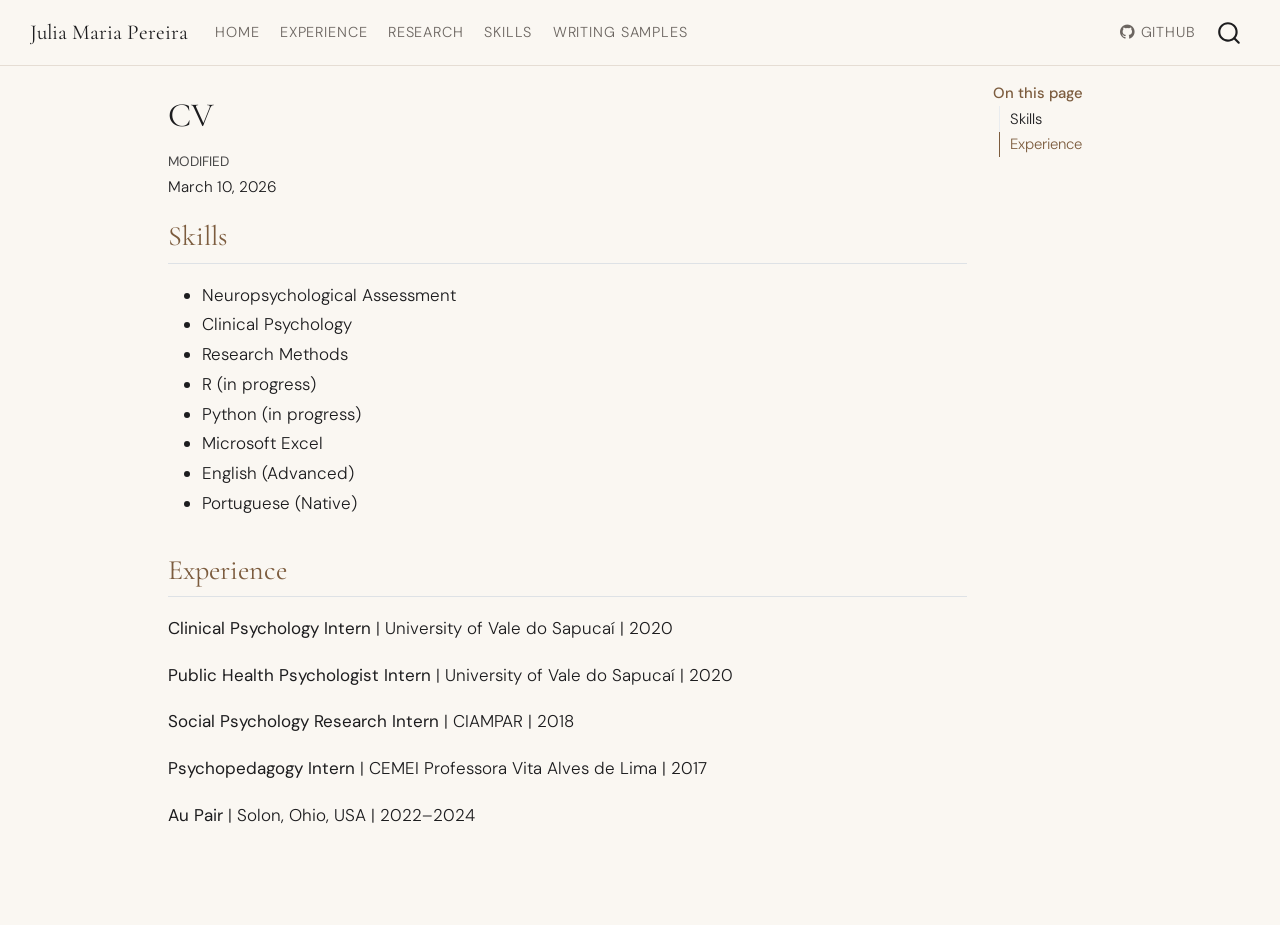
<file: docs/cv.html>
<!DOCTYPE html>
<html xmlns="http://www.w3.org/1999/xhtml" lang="en" xml:lang="en"><head>

<meta charset="utf-8">
<meta name="generator" content="quarto-1.9.30">

<meta name="viewport" content="width=device-width, initial-scale=1.0, user-scalable=yes">


<title>CV – Julia Maria Pereira</title>
<style>
/* Default styles provided by pandoc.
** See https://pandoc.org/MANUAL.html#variables-for-html for config info.
*/
code{white-space: pre-wrap;}
span.smallcaps{font-variant: small-caps;}
div.columns{display: flex; gap: min(4vw, 1.5em);}
div.column{flex: auto; overflow-x: auto;}
div.hanging-indent{margin-left: 1.5em; text-indent: -1.5em;}
ul.task-list{list-style: none;}
ul.task-list li input[type="checkbox"] {
  width: 0.8em;
  margin: 0 0.8em 0.2em -1em; /* quarto-specific, see https://github.com/quarto-dev/quarto-cli/issues/4556 */ 
  vertical-align: middle;
}
</style>


<script src="site_libs/quarto-nav/quarto-nav.js"></script>
<script src="site_libs/quarto-nav/headroom.min.js"></script>
<script src="site_libs/clipboard/clipboard.min.js"></script>
<script src="site_libs/quarto-search/autocomplete.umd.js"></script>
<script src="site_libs/quarto-search/fuse.min.js"></script>
<script src="site_libs/quarto-search/quarto-search.js"></script>
<meta name="quarto:offset" content="./">
<link href="./favicon.svg" rel="icon" type="image/svg+xml">
<script src="site_libs/quarto-html/quarto.js" type="module"></script>
<script src="site_libs/quarto-html/tabsets/tabsets.js" type="module"></script>
<script src="site_libs/quarto-html/popper.min.js"></script>
<script src="site_libs/quarto-html/tippy.umd.min.js"></script>
<script src="site_libs/quarto-html/anchor.min.js"></script>
<link href="site_libs/quarto-html/tippy.css" rel="stylesheet">
<link href="site_libs/quarto-html/quarto-syntax-highlighting-b6a8276bf55561bdbc268162d41bd1f7.css" rel="stylesheet" id="quarto-text-highlighting-styles">
<script src="site_libs/bootstrap/bootstrap.min.js"></script>
<link href="site_libs/bootstrap/bootstrap-icons.css" rel="stylesheet">
<link href="site_libs/bootstrap/bootstrap-a6391bdd3185fad6bf29eafa90bfad67.min.css" rel="stylesheet" append-hash="true" id="quarto-bootstrap" data-mode="light">
<script id="quarto-search-options" type="application/json">{
  "location": "navbar",
  "copy-button": false,
  "collapse-after": 3,
  "panel-placement": "end",
  "type": "overlay",
  "limit": 50,
  "keyboard-shortcut": [
    "f",
    "/",
    "s"
  ],
  "show-item-context": false,
  "language": {
    "search-no-results-text": "No results",
    "search-matching-documents-text": "matching documents",
    "search-copy-link-title": "Copy link to search",
    "search-hide-matches-text": "Hide additional matches",
    "search-more-match-text": "more match in this document",
    "search-more-matches-text": "more matches in this document",
    "search-clear-button-title": "Clear",
    "search-text-placeholder": "",
    "search-detached-cancel-button-title": "Cancel",
    "search-submit-button-title": "Submit",
    "search-label": "Search"
  }
}</script>


<link rel="stylesheet" href="styles.css">
</head>

<body class="nav-fixed quarto-light">

<div id="quarto-search-results"></div>
  <header id="quarto-header" class="headroom fixed-top">
    <nav class="navbar navbar-expand-lg " data-bs-theme="dark">
      <div class="navbar-container container-fluid">
      <div class="navbar-brand-container mx-auto">
    <a class="navbar-brand" href="./index.html">
    <span class="navbar-title">Julia Maria Pereira</span>
    </a>
  </div>
            <div id="quarto-search" class="" title="Search"></div>
          <button class="navbar-toggler" type="button" data-bs-toggle="collapse" data-bs-target="#navbarCollapse" aria-controls="navbarCollapse" role="menu" aria-expanded="false" aria-label="Toggle navigation" onclick="if (window.quartoToggleHeadroom) { window.quartoToggleHeadroom(); }">
  <span class="navbar-toggler-icon"></span>
</button>
          <div class="collapse navbar-collapse" id="navbarCollapse">
            <ul class="navbar-nav navbar-nav-scroll me-auto">
  <li class="nav-item">
    <a class="nav-link" href="./index.html"> 
<span class="menu-text">Home</span></a>
  </li>  
  <li class="nav-item">
    <a class="nav-link" href="./experience.html"> 
<span class="menu-text">Experience</span></a>
  </li>  
  <li class="nav-item">
    <a class="nav-link" href="./research.html"> 
<span class="menu-text">Research</span></a>
  </li>  
  <li class="nav-item">
    <a class="nav-link" href="./skills.html"> 
<span class="menu-text">Skills</span></a>
  </li>  
  <li class="nav-item">
    <a class="nav-link" href="./writing.html"> 
<span class="menu-text">Writing Samples</span></a>
  </li>  
</ul>
            <ul class="navbar-nav navbar-nav-scroll ms-auto">
  <li class="nav-item">
    <a class="nav-link" href="https://github.com/juliamariap"> <i class="bi bi-github" role="img">
</i> 
<span class="menu-text">GitHub</span></a>
  </li>  
</ul>
          </div> <!-- /navcollapse -->
            <div class="quarto-navbar-tools">
</div>
      </div> <!-- /container-fluid -->
    </nav>
</header>
<!-- content -->
<div id="quarto-content" class="quarto-container page-columns page-rows-contents page-layout-article page-navbar">
<!-- sidebar -->
<!-- margin-sidebar -->
    <div id="quarto-margin-sidebar" class="sidebar margin-sidebar">
        <nav id="TOC" role="doc-toc" class="toc-active">
    <h2 id="toc-title">On this page</h2>
   
  <ul>
  <li><a href="#skills" id="toc-skills" class="nav-link active" data-scroll-target="#skills">Skills</a></li>
  <li><a href="#experience" id="toc-experience" class="nav-link" data-scroll-target="#experience">Experience</a></li>
  </ul>
</nav>
    </div>
<!-- main -->
<main class="content" id="quarto-document-content">

<header id="title-block-header" class="quarto-title-block default">
<div class="quarto-title">
<h1 class="title">CV</h1>
</div>



<div class="quarto-title-meta">

    
  
    <div>
    <div class="quarto-title-meta-heading">Modified</div>
    <div class="quarto-title-meta-contents">
      <p class="date-modified">March 10, 2026</p>
    </div>
  </div>
    
  </div>
  


</header>


<section id="skills" class="level2">
<h2 class="anchored" data-anchor-id="skills">Skills</h2>
<ul>
<li>Neuropsychological Assessment</li>
<li>Clinical Psychology</li>
<li>Research Methods</li>
<li>R (in progress)</li>
<li>Python (in progress)</li>
<li>Microsoft Excel</li>
<li>English (Advanced)</li>
<li>Portuguese (Native)</li>
</ul>
</section>
<section id="experience" class="level2">
<h2 class="anchored" data-anchor-id="experience">Experience</h2>
<p><strong>Clinical Psychology Intern</strong> | University of Vale do Sapucaí | 2020</p>
<p><strong>Public Health Psychologist Intern</strong> | University of Vale do Sapucaí | 2020</p>
<p><strong>Social Psychology Research Intern</strong> | CIAMPAR | 2018</p>
<p><strong>Psychopedagogy Intern</strong> | CEMEI Professora Vita Alves de Lima | 2017</p>
<p><strong>Au Pair</strong> | Solon, Ohio, USA | 2022–2024</p>


</section>

</main> <!-- /main -->
<script id="quarto-html-after-body" type="application/javascript">
  window.document.addEventListener("DOMContentLoaded", function (event) {
    const icon = "";
    const anchorJS = new window.AnchorJS();
    anchorJS.options = {
      placement: 'right',
      icon: icon
    };
    anchorJS.add('.anchored');
    const isCodeAnnotation = (el) => {
      for (const clz of el.classList) {
        if (clz.startsWith('code-annotation-')) {                     
          return true;
        }
      }
      return false;
    }
    const onCopySuccess = function(e) {
      // button target
      const button = e.trigger;
      // don't keep focus
      button.blur();
      // flash "checked"
      button.classList.add('code-copy-button-checked');
      var currentTitle = button.getAttribute("title");
      button.setAttribute("title", "Copied!");
      let tooltip;
      if (window.bootstrap) {
        button.setAttribute("data-bs-toggle", "tooltip");
        button.setAttribute("data-bs-placement", "left");
        button.setAttribute("data-bs-title", "Copied!");
        tooltip = new bootstrap.Tooltip(button, 
          { trigger: "manual", 
            customClass: "code-copy-button-tooltip",
            offset: [0, -8]});
        tooltip.show();    
      }
      setTimeout(function() {
        if (tooltip) {
          tooltip.hide();
          button.removeAttribute("data-bs-title");
          button.removeAttribute("data-bs-toggle");
          button.removeAttribute("data-bs-placement");
        }
        button.setAttribute("title", currentTitle);
        button.classList.remove('code-copy-button-checked');
      }, 1000);
      // clear code selection
      e.clearSelection();
    }
    const getTextToCopy = function(trigger) {
      const outerScaffold = trigger.parentElement.cloneNode(true);
      const codeEl = outerScaffold.querySelector('code');
      for (const childEl of codeEl.children) {
        if (isCodeAnnotation(childEl)) {
          childEl.remove();
        }
      }
      return codeEl.innerText;
    }
    const clipboard = new window.ClipboardJS('.code-copy-button:not([data-in-quarto-modal])', {
      text: getTextToCopy
    });
    clipboard.on('success', onCopySuccess);
    if (window.document.getElementById('quarto-embedded-source-code-modal')) {
      const clipboardModal = new window.ClipboardJS('.code-copy-button[data-in-quarto-modal]', {
        text: getTextToCopy,
        container: window.document.getElementById('quarto-embedded-source-code-modal')
      });
      clipboardModal.on('success', onCopySuccess);
    }
      var localhostRegex = new RegExp(/^(?:http|https):\/\/localhost\:?[0-9]*\//);
      var mailtoRegex = new RegExp(/^mailto:/);
        var filterRegex = new RegExp('/' + window.location.host + '/');
      var isInternal = (href) => {
          return filterRegex.test(href) || localhostRegex.test(href) || mailtoRegex.test(href);
      }
      // Inspect non-navigation links and adorn them if external
     var links = window.document.querySelectorAll('a[href]:not(.nav-link):not(.navbar-brand):not(.toc-action):not(.sidebar-link):not(.sidebar-item-toggle):not(.pagination-link):not(.no-external):not([aria-hidden]):not(.dropdown-item):not(.quarto-navigation-tool):not(.about-link)');
      for (var i=0; i<links.length; i++) {
        const link = links[i];
        if (!isInternal(link.href)) {
          // undo the damage that might have been done by quarto-nav.js in the case of
          // links that we want to consider external
          if (link.dataset.originalHref !== undefined) {
            link.href = link.dataset.originalHref;
          }
        }
      }
    function tippyHover(el, contentFn, onTriggerFn, onUntriggerFn) {
      const config = {
        allowHTML: true,
        maxWidth: 500,
        delay: 100,
        arrow: false,
        appendTo: function(el) {
            return el.parentElement;
        },
        interactive: true,
        interactiveBorder: 10,
        theme: 'quarto',
        placement: 'bottom-start',
      };
      if (contentFn) {
        config.content = contentFn;
      }
      if (onTriggerFn) {
        config.onTrigger = onTriggerFn;
      }
      if (onUntriggerFn) {
        config.onUntrigger = onUntriggerFn;
      }
      window.tippy(el, config); 
    }
    const noterefs = window.document.querySelectorAll('a[role="doc-noteref"]');
    for (var i=0; i<noterefs.length; i++) {
      const ref = noterefs[i];
      tippyHover(ref, function() {
        // use id or data attribute instead here
        let href = ref.getAttribute('data-footnote-href') || ref.getAttribute('href');
        try { href = new URL(href).hash; } catch {}
        const id = href.replace(/^#\/?/, "");
        const note = window.document.getElementById(id);
        if (note) {
          return note.innerHTML;
        } else {
          return "";
        }
      });
    }
    const xrefs = window.document.querySelectorAll('a.quarto-xref');
    const processXRef = (id, note) => {
      // Strip column container classes
      const stripColumnClz = (el) => {
        el.classList.remove("page-full", "page-columns");
        if (el.children) {
          for (const child of el.children) {
            stripColumnClz(child);
          }
        }
      }
      stripColumnClz(note)
      if (id === null || id.startsWith('sec-')) {
        // Special case sections, only their first couple elements
        const container = document.createElement("div");
        if (note.children && note.children.length > 2) {
          container.appendChild(note.children[0].cloneNode(true));
          for (let i = 1; i < note.children.length; i++) {
            const child = note.children[i];
            if (child.tagName === "P" && child.innerText === "") {
              continue;
            } else {
              container.appendChild(child.cloneNode(true));
              break;
            }
          }
          if (window.Quarto?.typesetMath) {
            window.Quarto.typesetMath(container);
          }
          return container.innerHTML
        } else {
          if (window.Quarto?.typesetMath) {
            window.Quarto.typesetMath(note);
          }
          return note.innerHTML;
        }
      } else {
        // Remove any anchor links if they are present
        const anchorLink = note.querySelector('a.anchorjs-link');
        if (anchorLink) {
          anchorLink.remove();
        }
        if (window.Quarto?.typesetMath) {
          window.Quarto.typesetMath(note);
        }
        if (note.classList.contains("callout")) {
          return note.outerHTML;
        } else {
          return note.innerHTML;
        }
      }
    }
    for (var i=0; i<xrefs.length; i++) {
      const xref = xrefs[i];
      tippyHover(xref, undefined, function(instance) {
        instance.disable();
        let url = xref.getAttribute('href');
        let hash = undefined; 
        if (url.startsWith('#')) {
          hash = url;
        } else {
          try { hash = new URL(url).hash; } catch {}
        }
        if (hash) {
          const id = hash.replace(/^#\/?/, "");
          const note = window.document.getElementById(id);
          if (note !== null) {
            try {
              const html = processXRef(id, note.cloneNode(true));
              instance.setContent(html);
            } finally {
              instance.enable();
              instance.show();
            }
          } else {
            // See if we can fetch this
            fetch(url.split('#')[0])
            .then(res => res.text())
            .then(html => {
              const parser = new DOMParser();
              const htmlDoc = parser.parseFromString(html, "text/html");
              const note = htmlDoc.getElementById(id);
              if (note !== null) {
                const html = processXRef(id, note);
                instance.setContent(html);
              } 
            }).finally(() => {
              instance.enable();
              instance.show();
            });
          }
        } else {
          // See if we can fetch a full url (with no hash to target)
          // This is a special case and we should probably do some content thinning / targeting
          fetch(url)
          .then(res => res.text())
          .then(html => {
            const parser = new DOMParser();
            const htmlDoc = parser.parseFromString(html, "text/html");
            const note = htmlDoc.querySelector('main.content');
            if (note !== null) {
              // This should only happen for chapter cross references
              // (since there is no id in the URL)
              // remove the first header
              if (note.children.length > 0 && note.children[0].tagName === "HEADER") {
                note.children[0].remove();
              }
              const html = processXRef(null, note);
              instance.setContent(html);
            } 
          }).finally(() => {
            instance.enable();
            instance.show();
          });
        }
      }, function(instance) {
      });
    }
        let selectedAnnoteEl;
        const selectorForAnnotation = ( cell, annotation) => {
          let cellAttr = 'data-code-cell="' + cell + '"';
          let lineAttr = 'data-code-annotation="' +  annotation + '"';
          const selector = 'span[' + cellAttr + '][' + lineAttr + ']';
          return selector;
        }
        const selectCodeLines = (annoteEl) => {
          const doc = window.document;
          const targetCell = annoteEl.getAttribute("data-target-cell");
          const targetAnnotation = annoteEl.getAttribute("data-target-annotation");
          const annoteSpan = window.document.querySelector(selectorForAnnotation(targetCell, targetAnnotation));
          const lines = annoteSpan.getAttribute("data-code-lines").split(",");
          const lineIds = lines.map((line) => {
            return targetCell + "-" + line;
          })
          let top = null;
          let height = null;
          let parent = null;
          if (lineIds.length > 0) {
              //compute the position of the single el (top and bottom and make a div)
              const el = window.document.getElementById(lineIds[0]);
              top = el.offsetTop;
              height = el.offsetHeight;
              parent = el.parentElement.parentElement;
            if (lineIds.length > 1) {
              const lastEl = window.document.getElementById(lineIds[lineIds.length - 1]);
              const bottom = lastEl.offsetTop + lastEl.offsetHeight;
              height = bottom - top;
            }
            if (top !== null && height !== null && parent !== null) {
              // cook up a div (if necessary) and position it 
              let div = window.document.getElementById("code-annotation-line-highlight");
              if (div === null) {
                div = window.document.createElement("div");
                div.setAttribute("id", "code-annotation-line-highlight");
                div.style.position = 'absolute';
                parent.appendChild(div);
              }
              div.style.top = top - 2 + "px";
              div.style.height = height + 4 + "px";
              div.style.left = 0;
              let gutterDiv = window.document.getElementById("code-annotation-line-highlight-gutter");
              if (gutterDiv === null) {
                gutterDiv = window.document.createElement("div");
                gutterDiv.setAttribute("id", "code-annotation-line-highlight-gutter");
                gutterDiv.style.position = 'absolute';
                const codeCell = window.document.getElementById(targetCell);
                const gutter = codeCell.querySelector('.code-annotation-gutter');
                gutter.appendChild(gutterDiv);
              }
              gutterDiv.style.top = top - 2 + "px";
              gutterDiv.style.height = height + 4 + "px";
            }
            selectedAnnoteEl = annoteEl;
          }
        };
        const unselectCodeLines = () => {
          const elementsIds = ["code-annotation-line-highlight", "code-annotation-line-highlight-gutter"];
          elementsIds.forEach((elId) => {
            const div = window.document.getElementById(elId);
            if (div) {
              div.remove();
            }
          });
          selectedAnnoteEl = undefined;
        };
          // Handle positioning of the toggle
      window.addEventListener(
        "resize",
        throttle(() => {
          elRect = undefined;
          if (selectedAnnoteEl) {
            selectCodeLines(selectedAnnoteEl);
          }
        }, 10)
      );
      function throttle(fn, ms) {
      let throttle = false;
      let timer;
        return (...args) => {
          if(!throttle) { // first call gets through
              fn.apply(this, args);
              throttle = true;
          } else { // all the others get throttled
              if(timer) clearTimeout(timer); // cancel #2
              timer = setTimeout(() => {
                fn.apply(this, args);
                timer = throttle = false;
              }, ms);
          }
        };
      }
        // Attach click handler to the DT
        const annoteDls = window.document.querySelectorAll('dt[data-target-cell]');
        for (const annoteDlNode of annoteDls) {
          annoteDlNode.addEventListener('click', (event) => {
            const clickedEl = event.target;
            if (clickedEl !== selectedAnnoteEl) {
              unselectCodeLines();
              const activeEl = window.document.querySelector('dt[data-target-cell].code-annotation-active');
              if (activeEl) {
                activeEl.classList.remove('code-annotation-active');
              }
              selectCodeLines(clickedEl);
              clickedEl.classList.add('code-annotation-active');
            } else {
              // Unselect the line
              unselectCodeLines();
              clickedEl.classList.remove('code-annotation-active');
            }
          });
        }
    const findCites = (el) => {
      const parentEl = el.parentElement;
      if (parentEl) {
        const cites = parentEl.dataset.cites;
        if (cites) {
          return {
            el,
            cites: cites.split(' ')
          };
        } else {
          return findCites(el.parentElement)
        }
      } else {
        return undefined;
      }
    };
    var bibliorefs = window.document.querySelectorAll('a[role="doc-biblioref"]');
    for (var i=0; i<bibliorefs.length; i++) {
      const ref = bibliorefs[i];
      const citeInfo = findCites(ref);
      if (citeInfo) {
        tippyHover(citeInfo.el, function() {
          var popup = window.document.createElement('div');
          citeInfo.cites.forEach(function(cite) {
            var citeDiv = window.document.createElement('div');
            citeDiv.classList.add('hanging-indent');
            citeDiv.classList.add('csl-entry');
            var biblioDiv = window.document.getElementById('ref-' + cite);
            if (biblioDiv) {
              citeDiv.innerHTML = biblioDiv.innerHTML;
            }
            popup.appendChild(citeDiv);
          });
          return popup.innerHTML;
        });
      }
    }
  });
  </script>
</div> <!-- /content -->




</body></html>
</file>
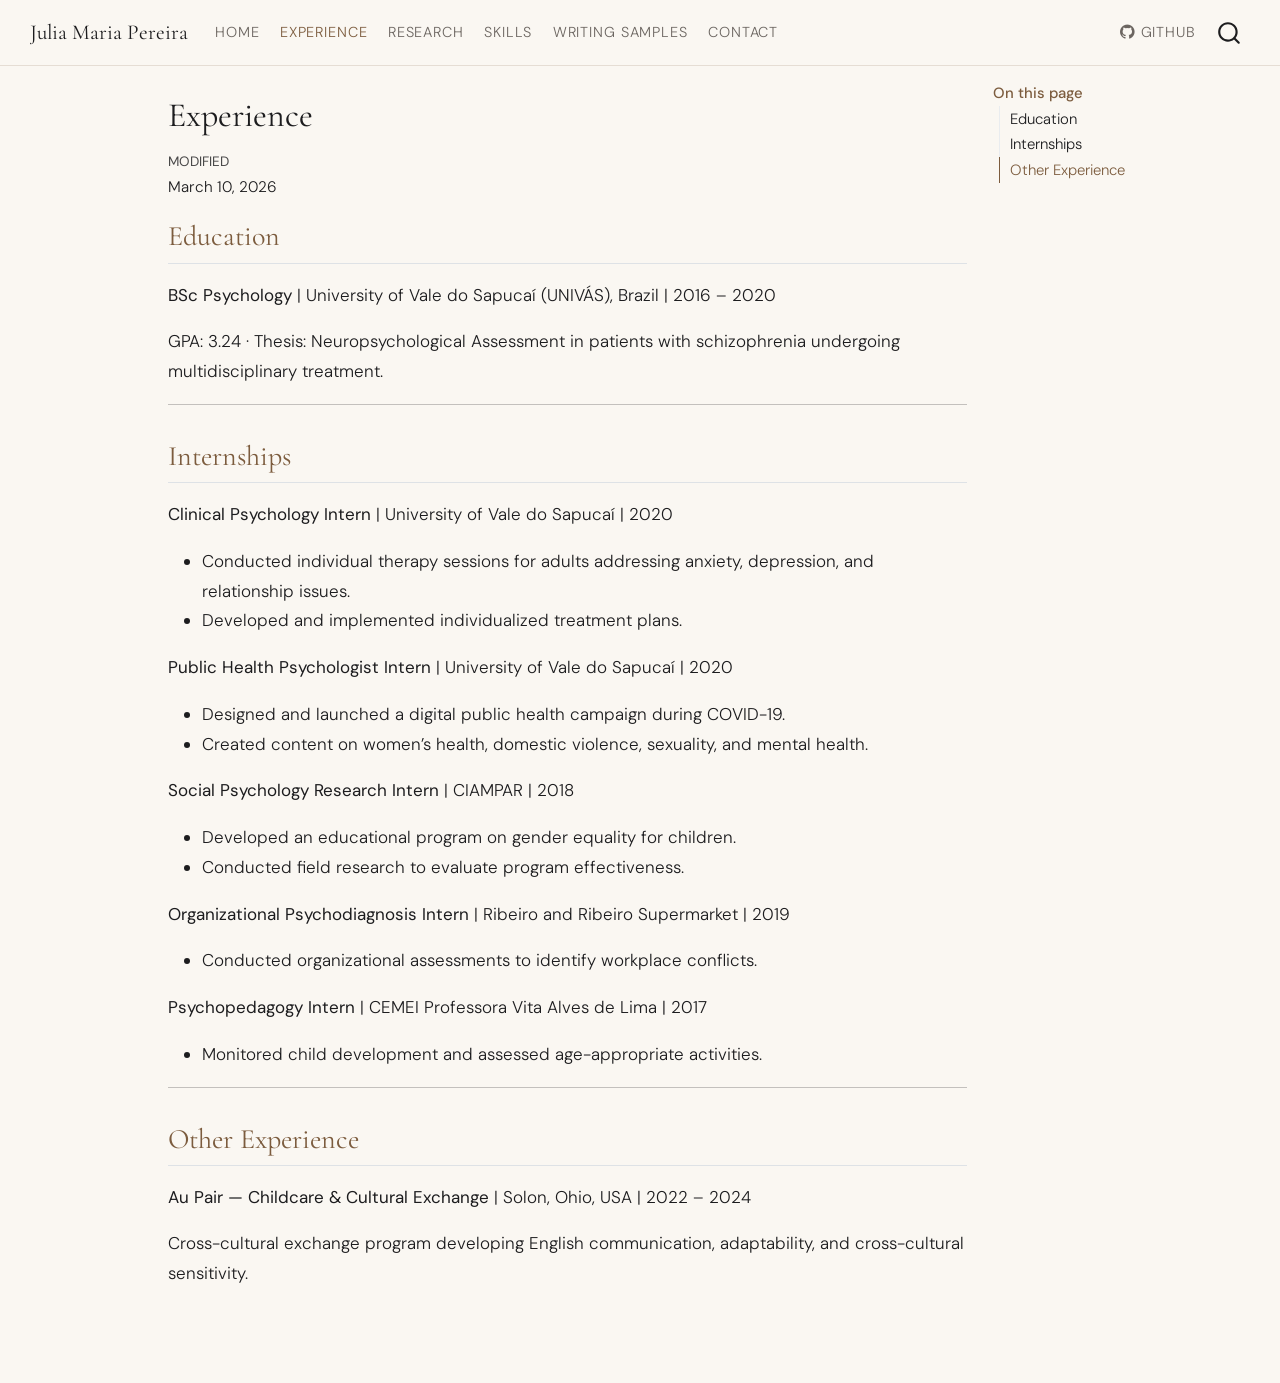
<file: docs/experience.html>
<!DOCTYPE html>
<html xmlns="http://www.w3.org/1999/xhtml" lang="en" xml:lang="en"><head>

<meta charset="utf-8">
<meta name="generator" content="quarto-1.9.30">

<meta name="viewport" content="width=device-width, initial-scale=1.0, user-scalable=yes">


<title>Experience – Julia Maria Pereira</title>
<style>
/* Default styles provided by pandoc.
** See https://pandoc.org/MANUAL.html#variables-for-html for config info.
*/
code{white-space: pre-wrap;}
span.smallcaps{font-variant: small-caps;}
div.columns{display: flex; gap: min(4vw, 1.5em);}
div.column{flex: auto; overflow-x: auto;}
div.hanging-indent{margin-left: 1.5em; text-indent: -1.5em;}
ul.task-list{list-style: none;}
ul.task-list li input[type="checkbox"] {
  width: 0.8em;
  margin: 0 0.8em 0.2em -1em; /* quarto-specific, see https://github.com/quarto-dev/quarto-cli/issues/4556 */ 
  vertical-align: middle;
}
</style>


<script src="site_libs/quarto-nav/quarto-nav.js"></script>
<script src="site_libs/quarto-nav/headroom.min.js"></script>
<script src="site_libs/clipboard/clipboard.min.js"></script>
<script src="site_libs/quarto-search/autocomplete.umd.js"></script>
<script src="site_libs/quarto-search/fuse.min.js"></script>
<script src="site_libs/quarto-search/quarto-search.js"></script>
<meta name="quarto:offset" content="./">
<link href="./favicon.svg" rel="icon" type="image/svg+xml">
<script src="site_libs/quarto-html/quarto.js" type="module"></script>
<script src="site_libs/quarto-html/tabsets/tabsets.js" type="module"></script>
<script src="site_libs/quarto-html/popper.min.js"></script>
<script src="site_libs/quarto-html/tippy.umd.min.js"></script>
<script src="site_libs/quarto-html/anchor.min.js"></script>
<link href="site_libs/quarto-html/tippy.css" rel="stylesheet">
<link href="site_libs/quarto-html/quarto-syntax-highlighting-b6a8276bf55561bdbc268162d41bd1f7.css" rel="stylesheet" id="quarto-text-highlighting-styles">
<script src="site_libs/bootstrap/bootstrap.min.js"></script>
<link href="site_libs/bootstrap/bootstrap-icons.css" rel="stylesheet">
<link href="site_libs/bootstrap/bootstrap-a6391bdd3185fad6bf29eafa90bfad67.min.css" rel="stylesheet" append-hash="true" id="quarto-bootstrap" data-mode="light">
<script id="quarto-search-options" type="application/json">{
  "location": "navbar",
  "copy-button": false,
  "collapse-after": 3,
  "panel-placement": "end",
  "type": "overlay",
  "limit": 50,
  "keyboard-shortcut": [
    "f",
    "/",
    "s"
  ],
  "show-item-context": false,
  "language": {
    "search-no-results-text": "No results",
    "search-matching-documents-text": "matching documents",
    "search-copy-link-title": "Copy link to search",
    "search-hide-matches-text": "Hide additional matches",
    "search-more-match-text": "more match in this document",
    "search-more-matches-text": "more matches in this document",
    "search-clear-button-title": "Clear",
    "search-text-placeholder": "",
    "search-detached-cancel-button-title": "Cancel",
    "search-submit-button-title": "Submit",
    "search-label": "Search"
  }
}</script>


<link rel="stylesheet" href="styles.css">
</head>

<body class="nav-fixed quarto-light">

<div id="quarto-search-results"></div>
  <header id="quarto-header" class="headroom fixed-top">
    <nav class="navbar navbar-expand-lg " data-bs-theme="dark">
      <div class="navbar-container container-fluid">
      <div class="navbar-brand-container mx-auto">
    <a class="navbar-brand" href="./index.html">
    <span class="navbar-title">Julia Maria Pereira</span>
    </a>
  </div>
            <div id="quarto-search" class="" title="Search"></div>
          <button class="navbar-toggler" type="button" data-bs-toggle="collapse" data-bs-target="#navbarCollapse" aria-controls="navbarCollapse" role="menu" aria-expanded="false" aria-label="Toggle navigation" onclick="if (window.quartoToggleHeadroom) { window.quartoToggleHeadroom(); }">
  <span class="navbar-toggler-icon"></span>
</button>
          <div class="collapse navbar-collapse" id="navbarCollapse">
            <ul class="navbar-nav navbar-nav-scroll me-auto">
  <li class="nav-item">
    <a class="nav-link" href="./index.html"> 
<span class="menu-text">Home</span></a>
  </li>  
  <li class="nav-item">
    <a class="nav-link active" href="./experience.html" aria-current="page"> 
<span class="menu-text">Experience</span></a>
  </li>  
  <li class="nav-item">
    <a class="nav-link" href="./research.html"> 
<span class="menu-text">Research</span></a>
  </li>  
  <li class="nav-item">
    <a class="nav-link" href="./skills.html"> 
<span class="menu-text">Skills</span></a>
  </li>  
  <li class="nav-item">
    <a class="nav-link" href="./writing.html"> 
<span class="menu-text">Writing Samples</span></a>
  </li>  
  <li class="nav-item">
    <a class="nav-link" href="./contact.html"> 
<span class="menu-text">Contact</span></a>
  </li>  
</ul>
            <ul class="navbar-nav navbar-nav-scroll ms-auto">
  <li class="nav-item">
    <a class="nav-link" href="https://github.com/juliamariap"> <i class="bi bi-github" role="img">
</i> 
<span class="menu-text">GitHub</span></a>
  </li>  
</ul>
          </div> <!-- /navcollapse -->
            <div class="quarto-navbar-tools">
</div>
      </div> <!-- /container-fluid -->
    </nav>
</header>
<!-- content -->
<div id="quarto-content" class="quarto-container page-columns page-rows-contents page-layout-article page-navbar">
<!-- sidebar -->
<!-- margin-sidebar -->
    <div id="quarto-margin-sidebar" class="sidebar margin-sidebar">
        <nav id="TOC" role="doc-toc" class="toc-active">
    <h2 id="toc-title">On this page</h2>
   
  <ul>
  <li><a href="#education" id="toc-education" class="nav-link active" data-scroll-target="#education">Education</a></li>
  <li><a href="#internships" id="toc-internships" class="nav-link" data-scroll-target="#internships">Internships</a></li>
  <li><a href="#other-experience" id="toc-other-experience" class="nav-link" data-scroll-target="#other-experience">Other Experience</a></li>
  </ul>
</nav>
    </div>
<!-- main -->
<main class="content" id="quarto-document-content">

<header id="title-block-header" class="quarto-title-block default">
<div class="quarto-title">
<h1 class="title">Experience</h1>
</div>



<div class="quarto-title-meta">

    
  
    <div>
    <div class="quarto-title-meta-heading">Modified</div>
    <div class="quarto-title-meta-contents">
      <p class="date-modified">March 10, 2026</p>
    </div>
  </div>
    
  </div>
  


</header>


<section id="education" class="level2">
<h2 class="anchored" data-anchor-id="education">Education</h2>
<p><strong>BSc Psychology</strong> | University of Vale do Sapucaí (UNIVÁS), Brazil | 2016 – 2020</p>
<p>GPA: 3.24 · Thesis: Neuropsychological Assessment in patients with schizophrenia undergoing multidisciplinary treatment.</p>
<hr>
</section>
<section id="internships" class="level2">
<h2 class="anchored" data-anchor-id="internships">Internships</h2>
<p><strong>Clinical Psychology Intern</strong> | University of Vale do Sapucaí | 2020</p>
<ul>
<li>Conducted individual therapy sessions for adults addressing anxiety, depression, and relationship issues.</li>
<li>Developed and implemented individualized treatment plans.</li>
</ul>
<p><strong>Public Health Psychologist Intern</strong> | University of Vale do Sapucaí | 2020</p>
<ul>
<li>Designed and launched a digital public health campaign during COVID-19.</li>
<li>Created content on women’s health, domestic violence, sexuality, and mental health.</li>
</ul>
<p><strong>Social Psychology Research Intern</strong> | CIAMPAR | 2018</p>
<ul>
<li>Developed an educational program on gender equality for children.</li>
<li>Conducted field research to evaluate program effectiveness.</li>
</ul>
<p><strong>Organizational Psychodiagnosis Intern</strong> | Ribeiro and Ribeiro Supermarket | 2019</p>
<ul>
<li>Conducted organizational assessments to identify workplace conflicts.</li>
</ul>
<p><strong>Psychopedagogy Intern</strong> | CEMEI Professora Vita Alves de Lima | 2017</p>
<ul>
<li>Monitored child development and assessed age-appropriate activities.</li>
</ul>
<hr>
</section>
<section id="other-experience" class="level2">
<h2 class="anchored" data-anchor-id="other-experience">Other Experience</h2>
<p><strong>Au Pair — Childcare &amp; Cultural Exchange</strong> | Solon, Ohio, USA | 2022 – 2024</p>
<p>Cross-cultural exchange program developing English communication, adaptability, and cross-cultural sensitivity.</p>


</section>

</main> <!-- /main -->
<script id="quarto-html-after-body" type="application/javascript">
  window.document.addEventListener("DOMContentLoaded", function (event) {
    const icon = "";
    const anchorJS = new window.AnchorJS();
    anchorJS.options = {
      placement: 'right',
      icon: icon
    };
    anchorJS.add('.anchored');
    const isCodeAnnotation = (el) => {
      for (const clz of el.classList) {
        if (clz.startsWith('code-annotation-')) {                     
          return true;
        }
      }
      return false;
    }
    const onCopySuccess = function(e) {
      // button target
      const button = e.trigger;
      // don't keep focus
      button.blur();
      // flash "checked"
      button.classList.add('code-copy-button-checked');
      var currentTitle = button.getAttribute("title");
      button.setAttribute("title", "Copied!");
      let tooltip;
      if (window.bootstrap) {
        button.setAttribute("data-bs-toggle", "tooltip");
        button.setAttribute("data-bs-placement", "left");
        button.setAttribute("data-bs-title", "Copied!");
        tooltip = new bootstrap.Tooltip(button, 
          { trigger: "manual", 
            customClass: "code-copy-button-tooltip",
            offset: [0, -8]});
        tooltip.show();    
      }
      setTimeout(function() {
        if (tooltip) {
          tooltip.hide();
          button.removeAttribute("data-bs-title");
          button.removeAttribute("data-bs-toggle");
          button.removeAttribute("data-bs-placement");
        }
        button.setAttribute("title", currentTitle);
        button.classList.remove('code-copy-button-checked');
      }, 1000);
      // clear code selection
      e.clearSelection();
    }
    const getTextToCopy = function(trigger) {
      const outerScaffold = trigger.parentElement.cloneNode(true);
      const codeEl = outerScaffold.querySelector('code');
      for (const childEl of codeEl.children) {
        if (isCodeAnnotation(childEl)) {
          childEl.remove();
        }
      }
      return codeEl.innerText;
    }
    const clipboard = new window.ClipboardJS('.code-copy-button:not([data-in-quarto-modal])', {
      text: getTextToCopy
    });
    clipboard.on('success', onCopySuccess);
    if (window.document.getElementById('quarto-embedded-source-code-modal')) {
      const clipboardModal = new window.ClipboardJS('.code-copy-button[data-in-quarto-modal]', {
        text: getTextToCopy,
        container: window.document.getElementById('quarto-embedded-source-code-modal')
      });
      clipboardModal.on('success', onCopySuccess);
    }
      var localhostRegex = new RegExp(/^(?:http|https):\/\/localhost\:?[0-9]*\//);
      var mailtoRegex = new RegExp(/^mailto:/);
        var filterRegex = new RegExp('/' + window.location.host + '/');
      var isInternal = (href) => {
          return filterRegex.test(href) || localhostRegex.test(href) || mailtoRegex.test(href);
      }
      // Inspect non-navigation links and adorn them if external
     var links = window.document.querySelectorAll('a[href]:not(.nav-link):not(.navbar-brand):not(.toc-action):not(.sidebar-link):not(.sidebar-item-toggle):not(.pagination-link):not(.no-external):not([aria-hidden]):not(.dropdown-item):not(.quarto-navigation-tool):not(.about-link)');
      for (var i=0; i<links.length; i++) {
        const link = links[i];
        if (!isInternal(link.href)) {
          // undo the damage that might have been done by quarto-nav.js in the case of
          // links that we want to consider external
          if (link.dataset.originalHref !== undefined) {
            link.href = link.dataset.originalHref;
          }
        }
      }
    function tippyHover(el, contentFn, onTriggerFn, onUntriggerFn) {
      const config = {
        allowHTML: true,
        maxWidth: 500,
        delay: 100,
        arrow: false,
        appendTo: function(el) {
            return el.parentElement;
        },
        interactive: true,
        interactiveBorder: 10,
        theme: 'quarto',
        placement: 'bottom-start',
      };
      if (contentFn) {
        config.content = contentFn;
      }
      if (onTriggerFn) {
        config.onTrigger = onTriggerFn;
      }
      if (onUntriggerFn) {
        config.onUntrigger = onUntriggerFn;
      }
      window.tippy(el, config); 
    }
    const noterefs = window.document.querySelectorAll('a[role="doc-noteref"]');
    for (var i=0; i<noterefs.length; i++) {
      const ref = noterefs[i];
      tippyHover(ref, function() {
        // use id or data attribute instead here
        let href = ref.getAttribute('data-footnote-href') || ref.getAttribute('href');
        try { href = new URL(href).hash; } catch {}
        const id = href.replace(/^#\/?/, "");
        const note = window.document.getElementById(id);
        if (note) {
          return note.innerHTML;
        } else {
          return "";
        }
      });
    }
    const xrefs = window.document.querySelectorAll('a.quarto-xref');
    const processXRef = (id, note) => {
      // Strip column container classes
      const stripColumnClz = (el) => {
        el.classList.remove("page-full", "page-columns");
        if (el.children) {
          for (const child of el.children) {
            stripColumnClz(child);
          }
        }
      }
      stripColumnClz(note)
      if (id === null || id.startsWith('sec-')) {
        // Special case sections, only their first couple elements
        const container = document.createElement("div");
        if (note.children && note.children.length > 2) {
          container.appendChild(note.children[0].cloneNode(true));
          for (let i = 1; i < note.children.length; i++) {
            const child = note.children[i];
            if (child.tagName === "P" && child.innerText === "") {
              continue;
            } else {
              container.appendChild(child.cloneNode(true));
              break;
            }
          }
          if (window.Quarto?.typesetMath) {
            window.Quarto.typesetMath(container);
          }
          return container.innerHTML
        } else {
          if (window.Quarto?.typesetMath) {
            window.Quarto.typesetMath(note);
          }
          return note.innerHTML;
        }
      } else {
        // Remove any anchor links if they are present
        const anchorLink = note.querySelector('a.anchorjs-link');
        if (anchorLink) {
          anchorLink.remove();
        }
        if (window.Quarto?.typesetMath) {
          window.Quarto.typesetMath(note);
        }
        if (note.classList.contains("callout")) {
          return note.outerHTML;
        } else {
          return note.innerHTML;
        }
      }
    }
    for (var i=0; i<xrefs.length; i++) {
      const xref = xrefs[i];
      tippyHover(xref, undefined, function(instance) {
        instance.disable();
        let url = xref.getAttribute('href');
        let hash = undefined; 
        if (url.startsWith('#')) {
          hash = url;
        } else {
          try { hash = new URL(url).hash; } catch {}
        }
        if (hash) {
          const id = hash.replace(/^#\/?/, "");
          const note = window.document.getElementById(id);
          if (note !== null) {
            try {
              const html = processXRef(id, note.cloneNode(true));
              instance.setContent(html);
            } finally {
              instance.enable();
              instance.show();
            }
          } else {
            // See if we can fetch this
            fetch(url.split('#')[0])
            .then(res => res.text())
            .then(html => {
              const parser = new DOMParser();
              const htmlDoc = parser.parseFromString(html, "text/html");
              const note = htmlDoc.getElementById(id);
              if (note !== null) {
                const html = processXRef(id, note);
                instance.setContent(html);
              } 
            }).finally(() => {
              instance.enable();
              instance.show();
            });
          }
        } else {
          // See if we can fetch a full url (with no hash to target)
          // This is a special case and we should probably do some content thinning / targeting
          fetch(url)
          .then(res => res.text())
          .then(html => {
            const parser = new DOMParser();
            const htmlDoc = parser.parseFromString(html, "text/html");
            const note = htmlDoc.querySelector('main.content');
            if (note !== null) {
              // This should only happen for chapter cross references
              // (since there is no id in the URL)
              // remove the first header
              if (note.children.length > 0 && note.children[0].tagName === "HEADER") {
                note.children[0].remove();
              }
              const html = processXRef(null, note);
              instance.setContent(html);
            } 
          }).finally(() => {
            instance.enable();
            instance.show();
          });
        }
      }, function(instance) {
      });
    }
        let selectedAnnoteEl;
        const selectorForAnnotation = ( cell, annotation) => {
          let cellAttr = 'data-code-cell="' + cell + '"';
          let lineAttr = 'data-code-annotation="' +  annotation + '"';
          const selector = 'span[' + cellAttr + '][' + lineAttr + ']';
          return selector;
        }
        const selectCodeLines = (annoteEl) => {
          const doc = window.document;
          const targetCell = annoteEl.getAttribute("data-target-cell");
          const targetAnnotation = annoteEl.getAttribute("data-target-annotation");
          const annoteSpan = window.document.querySelector(selectorForAnnotation(targetCell, targetAnnotation));
          const lines = annoteSpan.getAttribute("data-code-lines").split(",");
          const lineIds = lines.map((line) => {
            return targetCell + "-" + line;
          })
          let top = null;
          let height = null;
          let parent = null;
          if (lineIds.length > 0) {
              //compute the position of the single el (top and bottom and make a div)
              const el = window.document.getElementById(lineIds[0]);
              top = el.offsetTop;
              height = el.offsetHeight;
              parent = el.parentElement.parentElement;
            if (lineIds.length > 1) {
              const lastEl = window.document.getElementById(lineIds[lineIds.length - 1]);
              const bottom = lastEl.offsetTop + lastEl.offsetHeight;
              height = bottom - top;
            }
            if (top !== null && height !== null && parent !== null) {
              // cook up a div (if necessary) and position it 
              let div = window.document.getElementById("code-annotation-line-highlight");
              if (div === null) {
                div = window.document.createElement("div");
                div.setAttribute("id", "code-annotation-line-highlight");
                div.style.position = 'absolute';
                parent.appendChild(div);
              }
              div.style.top = top - 2 + "px";
              div.style.height = height + 4 + "px";
              div.style.left = 0;
              let gutterDiv = window.document.getElementById("code-annotation-line-highlight-gutter");
              if (gutterDiv === null) {
                gutterDiv = window.document.createElement("div");
                gutterDiv.setAttribute("id", "code-annotation-line-highlight-gutter");
                gutterDiv.style.position = 'absolute';
                const codeCell = window.document.getElementById(targetCell);
                const gutter = codeCell.querySelector('.code-annotation-gutter');
                gutter.appendChild(gutterDiv);
              }
              gutterDiv.style.top = top - 2 + "px";
              gutterDiv.style.height = height + 4 + "px";
            }
            selectedAnnoteEl = annoteEl;
          }
        };
        const unselectCodeLines = () => {
          const elementsIds = ["code-annotation-line-highlight", "code-annotation-line-highlight-gutter"];
          elementsIds.forEach((elId) => {
            const div = window.document.getElementById(elId);
            if (div) {
              div.remove();
            }
          });
          selectedAnnoteEl = undefined;
        };
          // Handle positioning of the toggle
      window.addEventListener(
        "resize",
        throttle(() => {
          elRect = undefined;
          if (selectedAnnoteEl) {
            selectCodeLines(selectedAnnoteEl);
          }
        }, 10)
      );
      function throttle(fn, ms) {
      let throttle = false;
      let timer;
        return (...args) => {
          if(!throttle) { // first call gets through
              fn.apply(this, args);
              throttle = true;
          } else { // all the others get throttled
              if(timer) clearTimeout(timer); // cancel #2
              timer = setTimeout(() => {
                fn.apply(this, args);
                timer = throttle = false;
              }, ms);
          }
        };
      }
        // Attach click handler to the DT
        const annoteDls = window.document.querySelectorAll('dt[data-target-cell]');
        for (const annoteDlNode of annoteDls) {
          annoteDlNode.addEventListener('click', (event) => {
            const clickedEl = event.target;
            if (clickedEl !== selectedAnnoteEl) {
              unselectCodeLines();
              const activeEl = window.document.querySelector('dt[data-target-cell].code-annotation-active');
              if (activeEl) {
                activeEl.classList.remove('code-annotation-active');
              }
              selectCodeLines(clickedEl);
              clickedEl.classList.add('code-annotation-active');
            } else {
              // Unselect the line
              unselectCodeLines();
              clickedEl.classList.remove('code-annotation-active');
            }
          });
        }
    const findCites = (el) => {
      const parentEl = el.parentElement;
      if (parentEl) {
        const cites = parentEl.dataset.cites;
        if (cites) {
          return {
            el,
            cites: cites.split(' ')
          };
        } else {
          return findCites(el.parentElement)
        }
      } else {
        return undefined;
      }
    };
    var bibliorefs = window.document.querySelectorAll('a[role="doc-biblioref"]');
    for (var i=0; i<bibliorefs.length; i++) {
      const ref = bibliorefs[i];
      const citeInfo = findCites(ref);
      if (citeInfo) {
        tippyHover(citeInfo.el, function() {
          var popup = window.document.createElement('div');
          citeInfo.cites.forEach(function(cite) {
            var citeDiv = window.document.createElement('div');
            citeDiv.classList.add('hanging-indent');
            citeDiv.classList.add('csl-entry');
            var biblioDiv = window.document.getElementById('ref-' + cite);
            if (biblioDiv) {
              citeDiv.innerHTML = biblioDiv.innerHTML;
            }
            popup.appendChild(citeDiv);
          });
          return popup.innerHTML;
        });
      }
    }
  });
  </script>
</div> <!-- /content -->




</body></html>
</file>
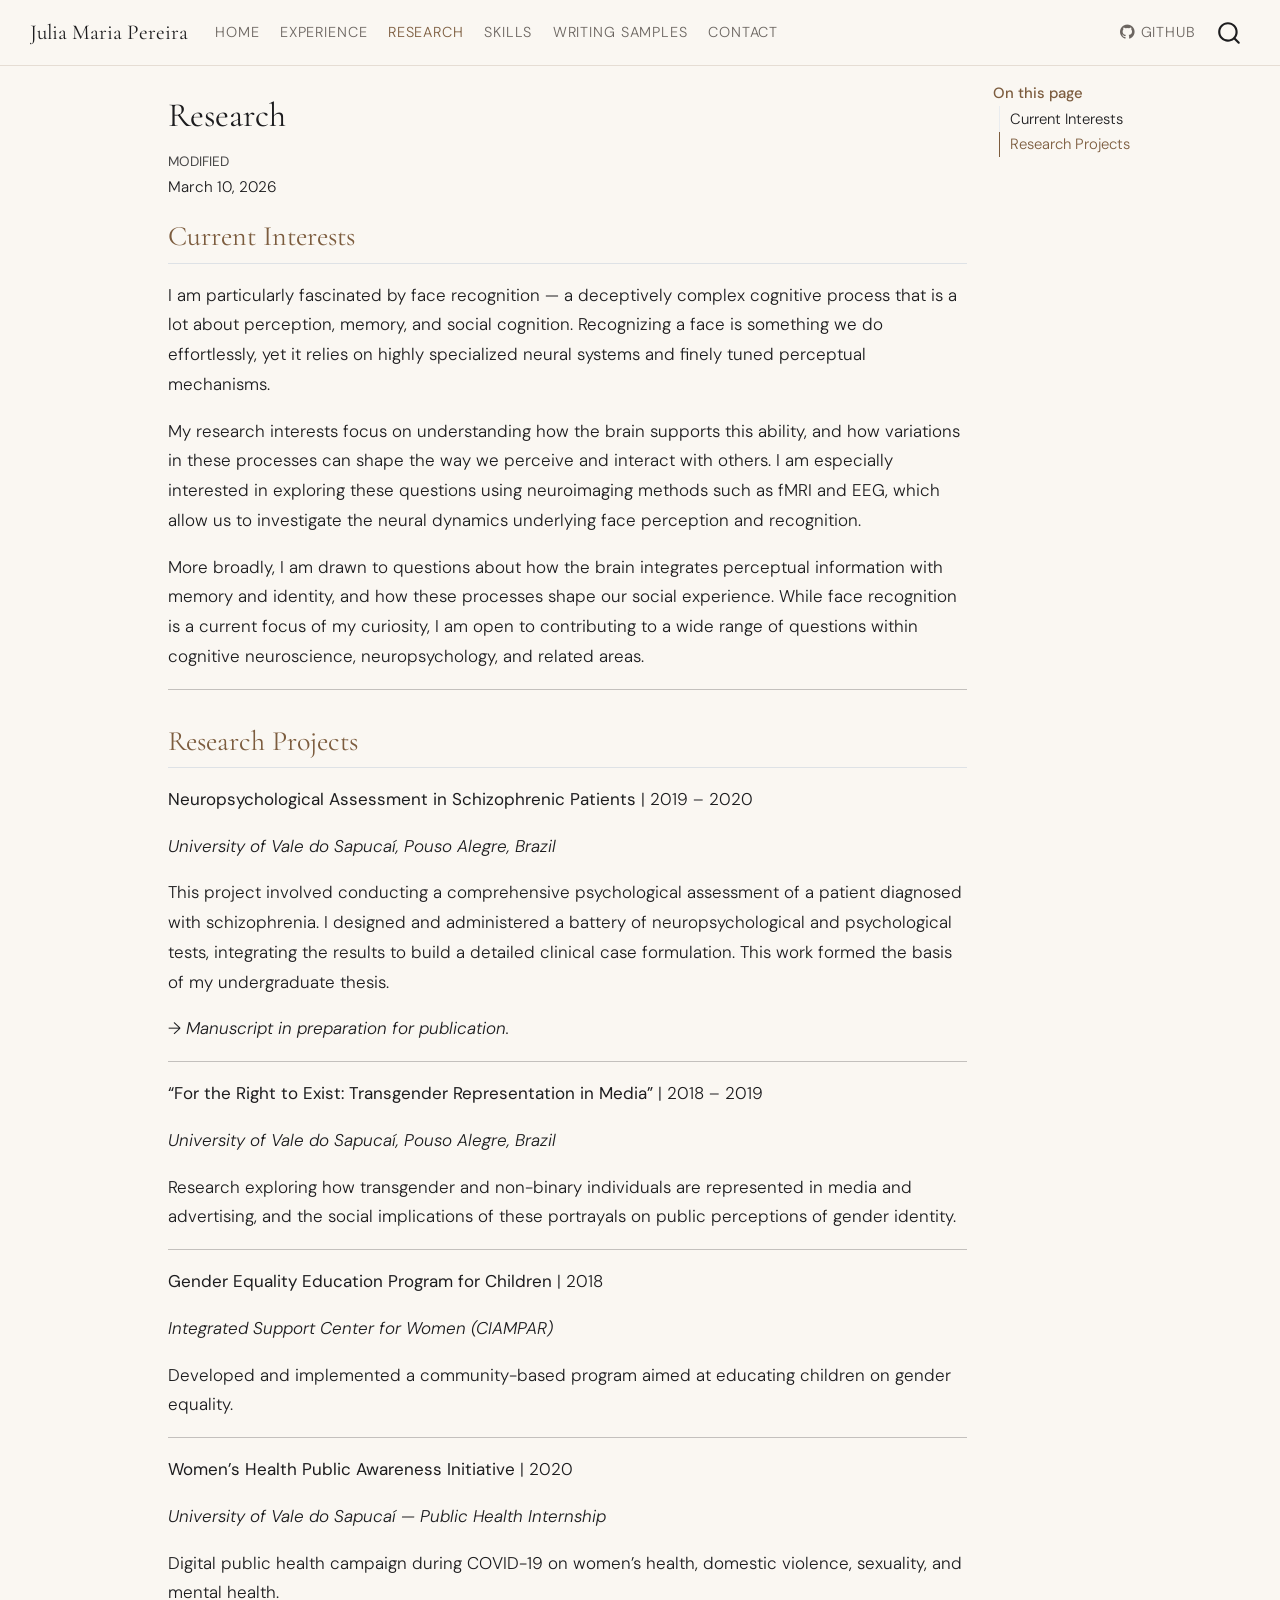
<file: docs/research.html>
<!DOCTYPE html>
<html xmlns="http://www.w3.org/1999/xhtml" lang="en" xml:lang="en"><head>

<meta charset="utf-8">
<meta name="generator" content="quarto-1.9.30">

<meta name="viewport" content="width=device-width, initial-scale=1.0, user-scalable=yes">


<title>Research – Julia Maria Pereira</title>
<style>
/* Default styles provided by pandoc.
** See https://pandoc.org/MANUAL.html#variables-for-html for config info.
*/
code{white-space: pre-wrap;}
span.smallcaps{font-variant: small-caps;}
div.columns{display: flex; gap: min(4vw, 1.5em);}
div.column{flex: auto; overflow-x: auto;}
div.hanging-indent{margin-left: 1.5em; text-indent: -1.5em;}
ul.task-list{list-style: none;}
ul.task-list li input[type="checkbox"] {
  width: 0.8em;
  margin: 0 0.8em 0.2em -1em; /* quarto-specific, see https://github.com/quarto-dev/quarto-cli/issues/4556 */ 
  vertical-align: middle;
}
</style>


<script src="site_libs/quarto-nav/quarto-nav.js"></script>
<script src="site_libs/quarto-nav/headroom.min.js"></script>
<script src="site_libs/clipboard/clipboard.min.js"></script>
<script src="site_libs/quarto-search/autocomplete.umd.js"></script>
<script src="site_libs/quarto-search/fuse.min.js"></script>
<script src="site_libs/quarto-search/quarto-search.js"></script>
<meta name="quarto:offset" content="./">
<link href="./favicon.svg" rel="icon" type="image/svg+xml">
<script src="site_libs/quarto-html/quarto.js" type="module"></script>
<script src="site_libs/quarto-html/tabsets/tabsets.js" type="module"></script>
<script src="site_libs/quarto-html/popper.min.js"></script>
<script src="site_libs/quarto-html/tippy.umd.min.js"></script>
<script src="site_libs/quarto-html/anchor.min.js"></script>
<link href="site_libs/quarto-html/tippy.css" rel="stylesheet">
<link href="site_libs/quarto-html/quarto-syntax-highlighting-b6a8276bf55561bdbc268162d41bd1f7.css" rel="stylesheet" id="quarto-text-highlighting-styles">
<script src="site_libs/bootstrap/bootstrap.min.js"></script>
<link href="site_libs/bootstrap/bootstrap-icons.css" rel="stylesheet">
<link href="site_libs/bootstrap/bootstrap-a6391bdd3185fad6bf29eafa90bfad67.min.css" rel="stylesheet" append-hash="true" id="quarto-bootstrap" data-mode="light">
<script id="quarto-search-options" type="application/json">{
  "location": "navbar",
  "copy-button": false,
  "collapse-after": 3,
  "panel-placement": "end",
  "type": "overlay",
  "limit": 50,
  "keyboard-shortcut": [
    "f",
    "/",
    "s"
  ],
  "show-item-context": false,
  "language": {
    "search-no-results-text": "No results",
    "search-matching-documents-text": "matching documents",
    "search-copy-link-title": "Copy link to search",
    "search-hide-matches-text": "Hide additional matches",
    "search-more-match-text": "more match in this document",
    "search-more-matches-text": "more matches in this document",
    "search-clear-button-title": "Clear",
    "search-text-placeholder": "",
    "search-detached-cancel-button-title": "Cancel",
    "search-submit-button-title": "Submit",
    "search-label": "Search"
  }
}</script>


<link rel="stylesheet" href="styles.css">
</head>

<body class="nav-fixed quarto-light">

<div id="quarto-search-results"></div>
  <header id="quarto-header" class="headroom fixed-top">
    <nav class="navbar navbar-expand-lg " data-bs-theme="dark">
      <div class="navbar-container container-fluid">
      <div class="navbar-brand-container mx-auto">
    <a class="navbar-brand" href="./index.html">
    <span class="navbar-title">Julia Maria Pereira</span>
    </a>
  </div>
            <div id="quarto-search" class="" title="Search"></div>
          <button class="navbar-toggler" type="button" data-bs-toggle="collapse" data-bs-target="#navbarCollapse" aria-controls="navbarCollapse" role="menu" aria-expanded="false" aria-label="Toggle navigation" onclick="if (window.quartoToggleHeadroom) { window.quartoToggleHeadroom(); }">
  <span class="navbar-toggler-icon"></span>
</button>
          <div class="collapse navbar-collapse" id="navbarCollapse">
            <ul class="navbar-nav navbar-nav-scroll me-auto">
  <li class="nav-item">
    <a class="nav-link" href="./index.html"> 
<span class="menu-text">Home</span></a>
  </li>  
  <li class="nav-item">
    <a class="nav-link" href="./experience.html"> 
<span class="menu-text">Experience</span></a>
  </li>  
  <li class="nav-item">
    <a class="nav-link active" href="./research.html" aria-current="page"> 
<span class="menu-text">Research</span></a>
  </li>  
  <li class="nav-item">
    <a class="nav-link" href="./skills.html"> 
<span class="menu-text">Skills</span></a>
  </li>  
  <li class="nav-item">
    <a class="nav-link" href="./writing.html"> 
<span class="menu-text">Writing Samples</span></a>
  </li>  
  <li class="nav-item">
    <a class="nav-link" href="./contact.html"> 
<span class="menu-text">Contact</span></a>
  </li>  
</ul>
            <ul class="navbar-nav navbar-nav-scroll ms-auto">
  <li class="nav-item">
    <a class="nav-link" href="https://github.com/juliamariap"> <i class="bi bi-github" role="img">
</i> 
<span class="menu-text">GitHub</span></a>
  </li>  
</ul>
          </div> <!-- /navcollapse -->
            <div class="quarto-navbar-tools">
</div>
      </div> <!-- /container-fluid -->
    </nav>
</header>
<!-- content -->
<div id="quarto-content" class="quarto-container page-columns page-rows-contents page-layout-article page-navbar">
<!-- sidebar -->
<!-- margin-sidebar -->
    <div id="quarto-margin-sidebar" class="sidebar margin-sidebar">
        <nav id="TOC" role="doc-toc" class="toc-active">
    <h2 id="toc-title">On this page</h2>
   
  <ul>
  <li><a href="#current-interests" id="toc-current-interests" class="nav-link active" data-scroll-target="#current-interests">Current Interests</a></li>
  <li><a href="#research-projects" id="toc-research-projects" class="nav-link" data-scroll-target="#research-projects">Research Projects</a></li>
  </ul>
</nav>
    </div>
<!-- main -->
<main class="content" id="quarto-document-content">

<header id="title-block-header" class="quarto-title-block default">
<div class="quarto-title">
<h1 class="title">Research</h1>
</div>



<div class="quarto-title-meta">

    
  
    <div>
    <div class="quarto-title-meta-heading">Modified</div>
    <div class="quarto-title-meta-contents">
      <p class="date-modified">March 10, 2026</p>
    </div>
  </div>
    
  </div>
  


</header>


<section id="current-interests" class="level2">
<h2 class="anchored" data-anchor-id="current-interests">Current Interests</h2>
<p>I am particularly fascinated by face recognition — a deceptively complex cognitive process that is a lot about perception, memory, and social cognition. Recognizing a face is something we do effortlessly, yet it relies on highly specialized neural systems and finely tuned perceptual mechanisms.</p>
<p>My research interests focus on understanding how the brain supports this ability, and how variations in these processes can shape the way we perceive and interact with others. I am especially interested in exploring these questions using neuroimaging methods such as fMRI and EEG, which allow us to investigate the neural dynamics underlying face perception and recognition.</p>
<p>More broadly, I am drawn to questions about how the brain integrates perceptual information with memory and identity, and how these processes shape our social experience. While face recognition is a current focus of my curiosity, I am open to contributing to a wide range of questions within cognitive neuroscience, neuropsychology, and related areas.</p>
<hr>
</section>
<section id="research-projects" class="level2">
<h2 class="anchored" data-anchor-id="research-projects">Research Projects</h2>
<p><strong>Neuropsychological Assessment in Schizophrenic Patients</strong> | 2019 – 2020</p>
<p><em>University of Vale do Sapucaí, Pouso Alegre, Brazil</em></p>
<p>This project involved conducting a comprehensive psychological assessment of a patient diagnosed with schizophrenia. I designed and administered a battery of neuropsychological and psychological tests, integrating the results to build a detailed clinical case formulation. This work formed the basis of my undergraduate thesis.</p>
<p>→ <em>Manuscript in preparation for publication.</em></p>
<hr>
<p><strong>“For the Right to Exist: Transgender Representation in Media”</strong> | 2018 – 2019</p>
<p><em>University of Vale do Sapucaí, Pouso Alegre, Brazil</em></p>
<p>Research exploring how transgender and non-binary individuals are represented in media and advertising, and the social implications of these portrayals on public perceptions of gender identity.</p>
<hr>
<p><strong>Gender Equality Education Program for Children</strong> | 2018</p>
<p><em>Integrated Support Center for Women (CIAMPAR)</em></p>
<p>Developed and implemented a community-based program aimed at educating children on gender equality.</p>
<hr>
<p><strong>Women’s Health Public Awareness Initiative</strong> | 2020</p>
<p><em>University of Vale do Sapucaí — Public Health Internship</em></p>
<p>Digital public health campaign during COVID-19 on women’s health, domestic violence, sexuality, and mental health.</p>


</section>

</main> <!-- /main -->
<script id="quarto-html-after-body" type="application/javascript">
  window.document.addEventListener("DOMContentLoaded", function (event) {
    const icon = "";
    const anchorJS = new window.AnchorJS();
    anchorJS.options = {
      placement: 'right',
      icon: icon
    };
    anchorJS.add('.anchored');
    const isCodeAnnotation = (el) => {
      for (const clz of el.classList) {
        if (clz.startsWith('code-annotation-')) {                     
          return true;
        }
      }
      return false;
    }
    const onCopySuccess = function(e) {
      // button target
      const button = e.trigger;
      // don't keep focus
      button.blur();
      // flash "checked"
      button.classList.add('code-copy-button-checked');
      var currentTitle = button.getAttribute("title");
      button.setAttribute("title", "Copied!");
      let tooltip;
      if (window.bootstrap) {
        button.setAttribute("data-bs-toggle", "tooltip");
        button.setAttribute("data-bs-placement", "left");
        button.setAttribute("data-bs-title", "Copied!");
        tooltip = new bootstrap.Tooltip(button, 
          { trigger: "manual", 
            customClass: "code-copy-button-tooltip",
            offset: [0, -8]});
        tooltip.show();    
      }
      setTimeout(function() {
        if (tooltip) {
          tooltip.hide();
          button.removeAttribute("data-bs-title");
          button.removeAttribute("data-bs-toggle");
          button.removeAttribute("data-bs-placement");
        }
        button.setAttribute("title", currentTitle);
        button.classList.remove('code-copy-button-checked');
      }, 1000);
      // clear code selection
      e.clearSelection();
    }
    const getTextToCopy = function(trigger) {
      const outerScaffold = trigger.parentElement.cloneNode(true);
      const codeEl = outerScaffold.querySelector('code');
      for (const childEl of codeEl.children) {
        if (isCodeAnnotation(childEl)) {
          childEl.remove();
        }
      }
      return codeEl.innerText;
    }
    const clipboard = new window.ClipboardJS('.code-copy-button:not([data-in-quarto-modal])', {
      text: getTextToCopy
    });
    clipboard.on('success', onCopySuccess);
    if (window.document.getElementById('quarto-embedded-source-code-modal')) {
      const clipboardModal = new window.ClipboardJS('.code-copy-button[data-in-quarto-modal]', {
        text: getTextToCopy,
        container: window.document.getElementById('quarto-embedded-source-code-modal')
      });
      clipboardModal.on('success', onCopySuccess);
    }
      var localhostRegex = new RegExp(/^(?:http|https):\/\/localhost\:?[0-9]*\//);
      var mailtoRegex = new RegExp(/^mailto:/);
        var filterRegex = new RegExp('/' + window.location.host + '/');
      var isInternal = (href) => {
          return filterRegex.test(href) || localhostRegex.test(href) || mailtoRegex.test(href);
      }
      // Inspect non-navigation links and adorn them if external
     var links = window.document.querySelectorAll('a[href]:not(.nav-link):not(.navbar-brand):not(.toc-action):not(.sidebar-link):not(.sidebar-item-toggle):not(.pagination-link):not(.no-external):not([aria-hidden]):not(.dropdown-item):not(.quarto-navigation-tool):not(.about-link)');
      for (var i=0; i<links.length; i++) {
        const link = links[i];
        if (!isInternal(link.href)) {
          // undo the damage that might have been done by quarto-nav.js in the case of
          // links that we want to consider external
          if (link.dataset.originalHref !== undefined) {
            link.href = link.dataset.originalHref;
          }
        }
      }
    function tippyHover(el, contentFn, onTriggerFn, onUntriggerFn) {
      const config = {
        allowHTML: true,
        maxWidth: 500,
        delay: 100,
        arrow: false,
        appendTo: function(el) {
            return el.parentElement;
        },
        interactive: true,
        interactiveBorder: 10,
        theme: 'quarto',
        placement: 'bottom-start',
      };
      if (contentFn) {
        config.content = contentFn;
      }
      if (onTriggerFn) {
        config.onTrigger = onTriggerFn;
      }
      if (onUntriggerFn) {
        config.onUntrigger = onUntriggerFn;
      }
      window.tippy(el, config); 
    }
    const noterefs = window.document.querySelectorAll('a[role="doc-noteref"]');
    for (var i=0; i<noterefs.length; i++) {
      const ref = noterefs[i];
      tippyHover(ref, function() {
        // use id or data attribute instead here
        let href = ref.getAttribute('data-footnote-href') || ref.getAttribute('href');
        try { href = new URL(href).hash; } catch {}
        const id = href.replace(/^#\/?/, "");
        const note = window.document.getElementById(id);
        if (note) {
          return note.innerHTML;
        } else {
          return "";
        }
      });
    }
    const xrefs = window.document.querySelectorAll('a.quarto-xref');
    const processXRef = (id, note) => {
      // Strip column container classes
      const stripColumnClz = (el) => {
        el.classList.remove("page-full", "page-columns");
        if (el.children) {
          for (const child of el.children) {
            stripColumnClz(child);
          }
        }
      }
      stripColumnClz(note)
      if (id === null || id.startsWith('sec-')) {
        // Special case sections, only their first couple elements
        const container = document.createElement("div");
        if (note.children && note.children.length > 2) {
          container.appendChild(note.children[0].cloneNode(true));
          for (let i = 1; i < note.children.length; i++) {
            const child = note.children[i];
            if (child.tagName === "P" && child.innerText === "") {
              continue;
            } else {
              container.appendChild(child.cloneNode(true));
              break;
            }
          }
          if (window.Quarto?.typesetMath) {
            window.Quarto.typesetMath(container);
          }
          return container.innerHTML
        } else {
          if (window.Quarto?.typesetMath) {
            window.Quarto.typesetMath(note);
          }
          return note.innerHTML;
        }
      } else {
        // Remove any anchor links if they are present
        const anchorLink = note.querySelector('a.anchorjs-link');
        if (anchorLink) {
          anchorLink.remove();
        }
        if (window.Quarto?.typesetMath) {
          window.Quarto.typesetMath(note);
        }
        if (note.classList.contains("callout")) {
          return note.outerHTML;
        } else {
          return note.innerHTML;
        }
      }
    }
    for (var i=0; i<xrefs.length; i++) {
      const xref = xrefs[i];
      tippyHover(xref, undefined, function(instance) {
        instance.disable();
        let url = xref.getAttribute('href');
        let hash = undefined; 
        if (url.startsWith('#')) {
          hash = url;
        } else {
          try { hash = new URL(url).hash; } catch {}
        }
        if (hash) {
          const id = hash.replace(/^#\/?/, "");
          const note = window.document.getElementById(id);
          if (note !== null) {
            try {
              const html = processXRef(id, note.cloneNode(true));
              instance.setContent(html);
            } finally {
              instance.enable();
              instance.show();
            }
          } else {
            // See if we can fetch this
            fetch(url.split('#')[0])
            .then(res => res.text())
            .then(html => {
              const parser = new DOMParser();
              const htmlDoc = parser.parseFromString(html, "text/html");
              const note = htmlDoc.getElementById(id);
              if (note !== null) {
                const html = processXRef(id, note);
                instance.setContent(html);
              } 
            }).finally(() => {
              instance.enable();
              instance.show();
            });
          }
        } else {
          // See if we can fetch a full url (with no hash to target)
          // This is a special case and we should probably do some content thinning / targeting
          fetch(url)
          .then(res => res.text())
          .then(html => {
            const parser = new DOMParser();
            const htmlDoc = parser.parseFromString(html, "text/html");
            const note = htmlDoc.querySelector('main.content');
            if (note !== null) {
              // This should only happen for chapter cross references
              // (since there is no id in the URL)
              // remove the first header
              if (note.children.length > 0 && note.children[0].tagName === "HEADER") {
                note.children[0].remove();
              }
              const html = processXRef(null, note);
              instance.setContent(html);
            } 
          }).finally(() => {
            instance.enable();
            instance.show();
          });
        }
      }, function(instance) {
      });
    }
        let selectedAnnoteEl;
        const selectorForAnnotation = ( cell, annotation) => {
          let cellAttr = 'data-code-cell="' + cell + '"';
          let lineAttr = 'data-code-annotation="' +  annotation + '"';
          const selector = 'span[' + cellAttr + '][' + lineAttr + ']';
          return selector;
        }
        const selectCodeLines = (annoteEl) => {
          const doc = window.document;
          const targetCell = annoteEl.getAttribute("data-target-cell");
          const targetAnnotation = annoteEl.getAttribute("data-target-annotation");
          const annoteSpan = window.document.querySelector(selectorForAnnotation(targetCell, targetAnnotation));
          const lines = annoteSpan.getAttribute("data-code-lines").split(",");
          const lineIds = lines.map((line) => {
            return targetCell + "-" + line;
          })
          let top = null;
          let height = null;
          let parent = null;
          if (lineIds.length > 0) {
              //compute the position of the single el (top and bottom and make a div)
              const el = window.document.getElementById(lineIds[0]);
              top = el.offsetTop;
              height = el.offsetHeight;
              parent = el.parentElement.parentElement;
            if (lineIds.length > 1) {
              const lastEl = window.document.getElementById(lineIds[lineIds.length - 1]);
              const bottom = lastEl.offsetTop + lastEl.offsetHeight;
              height = bottom - top;
            }
            if (top !== null && height !== null && parent !== null) {
              // cook up a div (if necessary) and position it 
              let div = window.document.getElementById("code-annotation-line-highlight");
              if (div === null) {
                div = window.document.createElement("div");
                div.setAttribute("id", "code-annotation-line-highlight");
                div.style.position = 'absolute';
                parent.appendChild(div);
              }
              div.style.top = top - 2 + "px";
              div.style.height = height + 4 + "px";
              div.style.left = 0;
              let gutterDiv = window.document.getElementById("code-annotation-line-highlight-gutter");
              if (gutterDiv === null) {
                gutterDiv = window.document.createElement("div");
                gutterDiv.setAttribute("id", "code-annotation-line-highlight-gutter");
                gutterDiv.style.position = 'absolute';
                const codeCell = window.document.getElementById(targetCell);
                const gutter = codeCell.querySelector('.code-annotation-gutter');
                gutter.appendChild(gutterDiv);
              }
              gutterDiv.style.top = top - 2 + "px";
              gutterDiv.style.height = height + 4 + "px";
            }
            selectedAnnoteEl = annoteEl;
          }
        };
        const unselectCodeLines = () => {
          const elementsIds = ["code-annotation-line-highlight", "code-annotation-line-highlight-gutter"];
          elementsIds.forEach((elId) => {
            const div = window.document.getElementById(elId);
            if (div) {
              div.remove();
            }
          });
          selectedAnnoteEl = undefined;
        };
          // Handle positioning of the toggle
      window.addEventListener(
        "resize",
        throttle(() => {
          elRect = undefined;
          if (selectedAnnoteEl) {
            selectCodeLines(selectedAnnoteEl);
          }
        }, 10)
      );
      function throttle(fn, ms) {
      let throttle = false;
      let timer;
        return (...args) => {
          if(!throttle) { // first call gets through
              fn.apply(this, args);
              throttle = true;
          } else { // all the others get throttled
              if(timer) clearTimeout(timer); // cancel #2
              timer = setTimeout(() => {
                fn.apply(this, args);
                timer = throttle = false;
              }, ms);
          }
        };
      }
        // Attach click handler to the DT
        const annoteDls = window.document.querySelectorAll('dt[data-target-cell]');
        for (const annoteDlNode of annoteDls) {
          annoteDlNode.addEventListener('click', (event) => {
            const clickedEl = event.target;
            if (clickedEl !== selectedAnnoteEl) {
              unselectCodeLines();
              const activeEl = window.document.querySelector('dt[data-target-cell].code-annotation-active');
              if (activeEl) {
                activeEl.classList.remove('code-annotation-active');
              }
              selectCodeLines(clickedEl);
              clickedEl.classList.add('code-annotation-active');
            } else {
              // Unselect the line
              unselectCodeLines();
              clickedEl.classList.remove('code-annotation-active');
            }
          });
        }
    const findCites = (el) => {
      const parentEl = el.parentElement;
      if (parentEl) {
        const cites = parentEl.dataset.cites;
        if (cites) {
          return {
            el,
            cites: cites.split(' ')
          };
        } else {
          return findCites(el.parentElement)
        }
      } else {
        return undefined;
      }
    };
    var bibliorefs = window.document.querySelectorAll('a[role="doc-biblioref"]');
    for (var i=0; i<bibliorefs.length; i++) {
      const ref = bibliorefs[i];
      const citeInfo = findCites(ref);
      if (citeInfo) {
        tippyHover(citeInfo.el, function() {
          var popup = window.document.createElement('div');
          citeInfo.cites.forEach(function(cite) {
            var citeDiv = window.document.createElement('div');
            citeDiv.classList.add('hanging-indent');
            citeDiv.classList.add('csl-entry');
            var biblioDiv = window.document.getElementById('ref-' + cite);
            if (biblioDiv) {
              citeDiv.innerHTML = biblioDiv.innerHTML;
            }
            popup.appendChild(citeDiv);
          });
          return popup.innerHTML;
        });
      }
    }
  });
  </script>
</div> <!-- /content -->




</body></html>
</file>
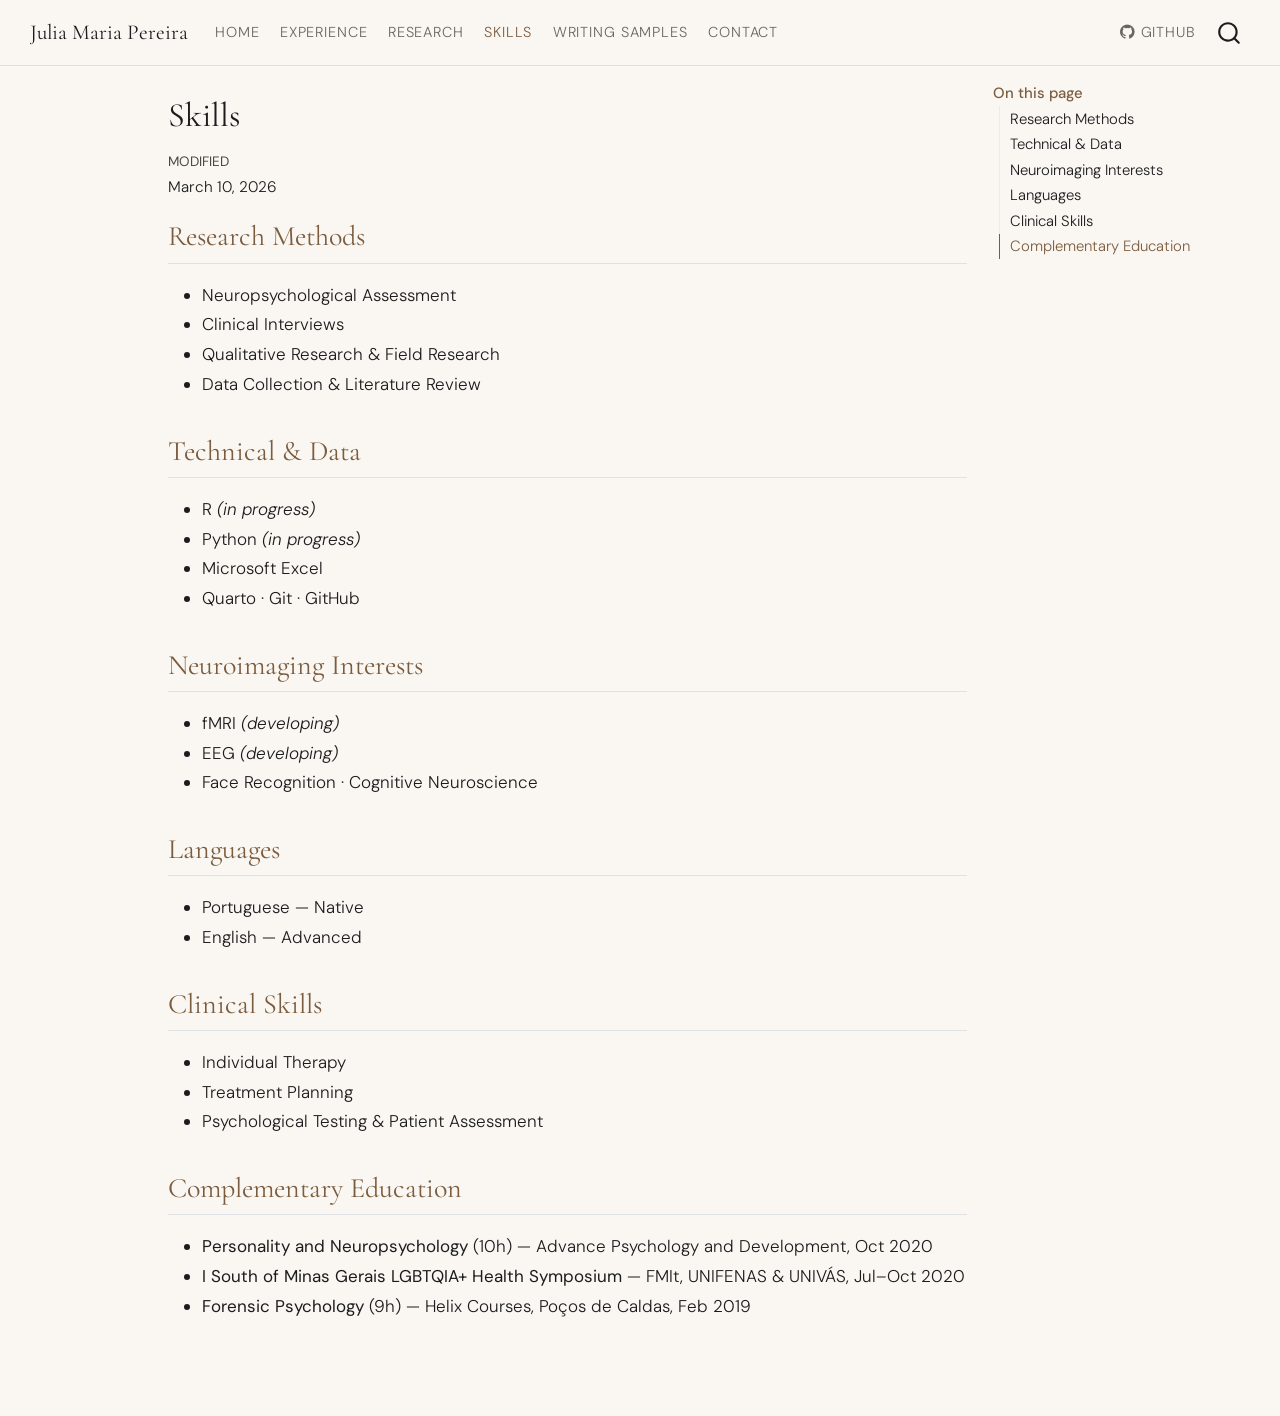
<file: docs/skills.html>
<!DOCTYPE html>
<html xmlns="http://www.w3.org/1999/xhtml" lang="en" xml:lang="en"><head>

<meta charset="utf-8">
<meta name="generator" content="quarto-1.9.30">

<meta name="viewport" content="width=device-width, initial-scale=1.0, user-scalable=yes">


<title>Skills – Julia Maria Pereira</title>
<style>
/* Default styles provided by pandoc.
** See https://pandoc.org/MANUAL.html#variables-for-html for config info.
*/
code{white-space: pre-wrap;}
span.smallcaps{font-variant: small-caps;}
div.columns{display: flex; gap: min(4vw, 1.5em);}
div.column{flex: auto; overflow-x: auto;}
div.hanging-indent{margin-left: 1.5em; text-indent: -1.5em;}
ul.task-list{list-style: none;}
ul.task-list li input[type="checkbox"] {
  width: 0.8em;
  margin: 0 0.8em 0.2em -1em; /* quarto-specific, see https://github.com/quarto-dev/quarto-cli/issues/4556 */ 
  vertical-align: middle;
}
</style>


<script src="site_libs/quarto-nav/quarto-nav.js"></script>
<script src="site_libs/quarto-nav/headroom.min.js"></script>
<script src="site_libs/clipboard/clipboard.min.js"></script>
<script src="site_libs/quarto-search/autocomplete.umd.js"></script>
<script src="site_libs/quarto-search/fuse.min.js"></script>
<script src="site_libs/quarto-search/quarto-search.js"></script>
<meta name="quarto:offset" content="./">
<link href="./favicon.svg" rel="icon" type="image/svg+xml">
<script src="site_libs/quarto-html/quarto.js" type="module"></script>
<script src="site_libs/quarto-html/tabsets/tabsets.js" type="module"></script>
<script src="site_libs/quarto-html/popper.min.js"></script>
<script src="site_libs/quarto-html/tippy.umd.min.js"></script>
<script src="site_libs/quarto-html/anchor.min.js"></script>
<link href="site_libs/quarto-html/tippy.css" rel="stylesheet">
<link href="site_libs/quarto-html/quarto-syntax-highlighting-b6a8276bf55561bdbc268162d41bd1f7.css" rel="stylesheet" id="quarto-text-highlighting-styles">
<script src="site_libs/bootstrap/bootstrap.min.js"></script>
<link href="site_libs/bootstrap/bootstrap-icons.css" rel="stylesheet">
<link href="site_libs/bootstrap/bootstrap-a6391bdd3185fad6bf29eafa90bfad67.min.css" rel="stylesheet" append-hash="true" id="quarto-bootstrap" data-mode="light">
<script id="quarto-search-options" type="application/json">{
  "location": "navbar",
  "copy-button": false,
  "collapse-after": 3,
  "panel-placement": "end",
  "type": "overlay",
  "limit": 50,
  "keyboard-shortcut": [
    "f",
    "/",
    "s"
  ],
  "show-item-context": false,
  "language": {
    "search-no-results-text": "No results",
    "search-matching-documents-text": "matching documents",
    "search-copy-link-title": "Copy link to search",
    "search-hide-matches-text": "Hide additional matches",
    "search-more-match-text": "more match in this document",
    "search-more-matches-text": "more matches in this document",
    "search-clear-button-title": "Clear",
    "search-text-placeholder": "",
    "search-detached-cancel-button-title": "Cancel",
    "search-submit-button-title": "Submit",
    "search-label": "Search"
  }
}</script>


<link rel="stylesheet" href="styles.css">
</head>

<body class="nav-fixed quarto-light">

<div id="quarto-search-results"></div>
  <header id="quarto-header" class="headroom fixed-top">
    <nav class="navbar navbar-expand-lg " data-bs-theme="dark">
      <div class="navbar-container container-fluid">
      <div class="navbar-brand-container mx-auto">
    <a class="navbar-brand" href="./index.html">
    <span class="navbar-title">Julia Maria Pereira</span>
    </a>
  </div>
            <div id="quarto-search" class="" title="Search"></div>
          <button class="navbar-toggler" type="button" data-bs-toggle="collapse" data-bs-target="#navbarCollapse" aria-controls="navbarCollapse" role="menu" aria-expanded="false" aria-label="Toggle navigation" onclick="if (window.quartoToggleHeadroom) { window.quartoToggleHeadroom(); }">
  <span class="navbar-toggler-icon"></span>
</button>
          <div class="collapse navbar-collapse" id="navbarCollapse">
            <ul class="navbar-nav navbar-nav-scroll me-auto">
  <li class="nav-item">
    <a class="nav-link" href="./index.html"> 
<span class="menu-text">Home</span></a>
  </li>  
  <li class="nav-item">
    <a class="nav-link" href="./experience.html"> 
<span class="menu-text">Experience</span></a>
  </li>  
  <li class="nav-item">
    <a class="nav-link" href="./research.html"> 
<span class="menu-text">Research</span></a>
  </li>  
  <li class="nav-item">
    <a class="nav-link active" href="./skills.html" aria-current="page"> 
<span class="menu-text">Skills</span></a>
  </li>  
  <li class="nav-item">
    <a class="nav-link" href="./writing.html"> 
<span class="menu-text">Writing Samples</span></a>
  </li>  
  <li class="nav-item">
    <a class="nav-link" href="./contact.html"> 
<span class="menu-text">Contact</span></a>
  </li>  
</ul>
            <ul class="navbar-nav navbar-nav-scroll ms-auto">
  <li class="nav-item">
    <a class="nav-link" href="https://github.com/juliamariap"> <i class="bi bi-github" role="img">
</i> 
<span class="menu-text">GitHub</span></a>
  </li>  
</ul>
          </div> <!-- /navcollapse -->
            <div class="quarto-navbar-tools">
</div>
      </div> <!-- /container-fluid -->
    </nav>
</header>
<!-- content -->
<div id="quarto-content" class="quarto-container page-columns page-rows-contents page-layout-article page-navbar">
<!-- sidebar -->
<!-- margin-sidebar -->
    <div id="quarto-margin-sidebar" class="sidebar margin-sidebar">
        <nav id="TOC" role="doc-toc" class="toc-active">
    <h2 id="toc-title">On this page</h2>
   
  <ul>
  <li><a href="#research-methods" id="toc-research-methods" class="nav-link active" data-scroll-target="#research-methods">Research Methods</a></li>
  <li><a href="#technical-data" id="toc-technical-data" class="nav-link" data-scroll-target="#technical-data">Technical &amp; Data</a></li>
  <li><a href="#neuroimaging-interests" id="toc-neuroimaging-interests" class="nav-link" data-scroll-target="#neuroimaging-interests">Neuroimaging Interests</a></li>
  <li><a href="#languages" id="toc-languages" class="nav-link" data-scroll-target="#languages">Languages</a></li>
  <li><a href="#clinical-skills" id="toc-clinical-skills" class="nav-link" data-scroll-target="#clinical-skills">Clinical Skills</a></li>
  <li><a href="#complementary-education" id="toc-complementary-education" class="nav-link" data-scroll-target="#complementary-education">Complementary Education</a></li>
  </ul>
</nav>
    </div>
<!-- main -->
<main class="content" id="quarto-document-content">

<header id="title-block-header" class="quarto-title-block default">
<div class="quarto-title">
<h1 class="title">Skills</h1>
</div>



<div class="quarto-title-meta">

    
  
    <div>
    <div class="quarto-title-meta-heading">Modified</div>
    <div class="quarto-title-meta-contents">
      <p class="date-modified">March 10, 2026</p>
    </div>
  </div>
    
  </div>
  


</header>


<section id="research-methods" class="level2">
<h2 class="anchored" data-anchor-id="research-methods">Research Methods</h2>
<ul>
<li>Neuropsychological Assessment</li>
<li>Clinical Interviews</li>
<li>Qualitative Research &amp; Field Research</li>
<li>Data Collection &amp; Literature Review</li>
</ul>
</section>
<section id="technical-data" class="level2">
<h2 class="anchored" data-anchor-id="technical-data">Technical &amp; Data</h2>
<ul>
<li>R <em>(in progress)</em></li>
<li>Python <em>(in progress)</em></li>
<li>Microsoft Excel</li>
<li>Quarto · Git · GitHub</li>
</ul>
</section>
<section id="neuroimaging-interests" class="level2">
<h2 class="anchored" data-anchor-id="neuroimaging-interests">Neuroimaging Interests</h2>
<ul>
<li>fMRI <em>(developing)</em></li>
<li>EEG <em>(developing)</em></li>
<li>Face Recognition · Cognitive Neuroscience</li>
</ul>
</section>
<section id="languages" class="level2">
<h2 class="anchored" data-anchor-id="languages">Languages</h2>
<ul>
<li>Portuguese — Native</li>
<li>English — Advanced</li>
</ul>
</section>
<section id="clinical-skills" class="level2">
<h2 class="anchored" data-anchor-id="clinical-skills">Clinical Skills</h2>
<ul>
<li>Individual Therapy</li>
<li>Treatment Planning</li>
<li>Psychological Testing &amp; Patient Assessment</li>
</ul>
</section>
<section id="complementary-education" class="level2">
<h2 class="anchored" data-anchor-id="complementary-education">Complementary Education</h2>
<ul>
<li><strong>Personality and Neuropsychology</strong> (10h) — Advance Psychology and Development, Oct 2020</li>
<li><strong>I South of Minas Gerais LGBTQIA+ Health Symposium</strong> — FMIt, UNIFENAS &amp; UNIVÁS, Jul–Oct 2020</li>
<li><strong>Forensic Psychology</strong> (9h) — Helix Courses, Poços de Caldas, Feb 2019</li>
</ul>


</section>

</main> <!-- /main -->
<script id="quarto-html-after-body" type="application/javascript">
  window.document.addEventListener("DOMContentLoaded", function (event) {
    const icon = "";
    const anchorJS = new window.AnchorJS();
    anchorJS.options = {
      placement: 'right',
      icon: icon
    };
    anchorJS.add('.anchored');
    const isCodeAnnotation = (el) => {
      for (const clz of el.classList) {
        if (clz.startsWith('code-annotation-')) {                     
          return true;
        }
      }
      return false;
    }
    const onCopySuccess = function(e) {
      // button target
      const button = e.trigger;
      // don't keep focus
      button.blur();
      // flash "checked"
      button.classList.add('code-copy-button-checked');
      var currentTitle = button.getAttribute("title");
      button.setAttribute("title", "Copied!");
      let tooltip;
      if (window.bootstrap) {
        button.setAttribute("data-bs-toggle", "tooltip");
        button.setAttribute("data-bs-placement", "left");
        button.setAttribute("data-bs-title", "Copied!");
        tooltip = new bootstrap.Tooltip(button, 
          { trigger: "manual", 
            customClass: "code-copy-button-tooltip",
            offset: [0, -8]});
        tooltip.show();    
      }
      setTimeout(function() {
        if (tooltip) {
          tooltip.hide();
          button.removeAttribute("data-bs-title");
          button.removeAttribute("data-bs-toggle");
          button.removeAttribute("data-bs-placement");
        }
        button.setAttribute("title", currentTitle);
        button.classList.remove('code-copy-button-checked');
      }, 1000);
      // clear code selection
      e.clearSelection();
    }
    const getTextToCopy = function(trigger) {
      const outerScaffold = trigger.parentElement.cloneNode(true);
      const codeEl = outerScaffold.querySelector('code');
      for (const childEl of codeEl.children) {
        if (isCodeAnnotation(childEl)) {
          childEl.remove();
        }
      }
      return codeEl.innerText;
    }
    const clipboard = new window.ClipboardJS('.code-copy-button:not([data-in-quarto-modal])', {
      text: getTextToCopy
    });
    clipboard.on('success', onCopySuccess);
    if (window.document.getElementById('quarto-embedded-source-code-modal')) {
      const clipboardModal = new window.ClipboardJS('.code-copy-button[data-in-quarto-modal]', {
        text: getTextToCopy,
        container: window.document.getElementById('quarto-embedded-source-code-modal')
      });
      clipboardModal.on('success', onCopySuccess);
    }
      var localhostRegex = new RegExp(/^(?:http|https):\/\/localhost\:?[0-9]*\//);
      var mailtoRegex = new RegExp(/^mailto:/);
        var filterRegex = new RegExp('/' + window.location.host + '/');
      var isInternal = (href) => {
          return filterRegex.test(href) || localhostRegex.test(href) || mailtoRegex.test(href);
      }
      // Inspect non-navigation links and adorn them if external
     var links = window.document.querySelectorAll('a[href]:not(.nav-link):not(.navbar-brand):not(.toc-action):not(.sidebar-link):not(.sidebar-item-toggle):not(.pagination-link):not(.no-external):not([aria-hidden]):not(.dropdown-item):not(.quarto-navigation-tool):not(.about-link)');
      for (var i=0; i<links.length; i++) {
        const link = links[i];
        if (!isInternal(link.href)) {
          // undo the damage that might have been done by quarto-nav.js in the case of
          // links that we want to consider external
          if (link.dataset.originalHref !== undefined) {
            link.href = link.dataset.originalHref;
          }
        }
      }
    function tippyHover(el, contentFn, onTriggerFn, onUntriggerFn) {
      const config = {
        allowHTML: true,
        maxWidth: 500,
        delay: 100,
        arrow: false,
        appendTo: function(el) {
            return el.parentElement;
        },
        interactive: true,
        interactiveBorder: 10,
        theme: 'quarto',
        placement: 'bottom-start',
      };
      if (contentFn) {
        config.content = contentFn;
      }
      if (onTriggerFn) {
        config.onTrigger = onTriggerFn;
      }
      if (onUntriggerFn) {
        config.onUntrigger = onUntriggerFn;
      }
      window.tippy(el, config); 
    }
    const noterefs = window.document.querySelectorAll('a[role="doc-noteref"]');
    for (var i=0; i<noterefs.length; i++) {
      const ref = noterefs[i];
      tippyHover(ref, function() {
        // use id or data attribute instead here
        let href = ref.getAttribute('data-footnote-href') || ref.getAttribute('href');
        try { href = new URL(href).hash; } catch {}
        const id = href.replace(/^#\/?/, "");
        const note = window.document.getElementById(id);
        if (note) {
          return note.innerHTML;
        } else {
          return "";
        }
      });
    }
    const xrefs = window.document.querySelectorAll('a.quarto-xref');
    const processXRef = (id, note) => {
      // Strip column container classes
      const stripColumnClz = (el) => {
        el.classList.remove("page-full", "page-columns");
        if (el.children) {
          for (const child of el.children) {
            stripColumnClz(child);
          }
        }
      }
      stripColumnClz(note)
      if (id === null || id.startsWith('sec-')) {
        // Special case sections, only their first couple elements
        const container = document.createElement("div");
        if (note.children && note.children.length > 2) {
          container.appendChild(note.children[0].cloneNode(true));
          for (let i = 1; i < note.children.length; i++) {
            const child = note.children[i];
            if (child.tagName === "P" && child.innerText === "") {
              continue;
            } else {
              container.appendChild(child.cloneNode(true));
              break;
            }
          }
          if (window.Quarto?.typesetMath) {
            window.Quarto.typesetMath(container);
          }
          return container.innerHTML
        } else {
          if (window.Quarto?.typesetMath) {
            window.Quarto.typesetMath(note);
          }
          return note.innerHTML;
        }
      } else {
        // Remove any anchor links if they are present
        const anchorLink = note.querySelector('a.anchorjs-link');
        if (anchorLink) {
          anchorLink.remove();
        }
        if (window.Quarto?.typesetMath) {
          window.Quarto.typesetMath(note);
        }
        if (note.classList.contains("callout")) {
          return note.outerHTML;
        } else {
          return note.innerHTML;
        }
      }
    }
    for (var i=0; i<xrefs.length; i++) {
      const xref = xrefs[i];
      tippyHover(xref, undefined, function(instance) {
        instance.disable();
        let url = xref.getAttribute('href');
        let hash = undefined; 
        if (url.startsWith('#')) {
          hash = url;
        } else {
          try { hash = new URL(url).hash; } catch {}
        }
        if (hash) {
          const id = hash.replace(/^#\/?/, "");
          const note = window.document.getElementById(id);
          if (note !== null) {
            try {
              const html = processXRef(id, note.cloneNode(true));
              instance.setContent(html);
            } finally {
              instance.enable();
              instance.show();
            }
          } else {
            // See if we can fetch this
            fetch(url.split('#')[0])
            .then(res => res.text())
            .then(html => {
              const parser = new DOMParser();
              const htmlDoc = parser.parseFromString(html, "text/html");
              const note = htmlDoc.getElementById(id);
              if (note !== null) {
                const html = processXRef(id, note);
                instance.setContent(html);
              } 
            }).finally(() => {
              instance.enable();
              instance.show();
            });
          }
        } else {
          // See if we can fetch a full url (with no hash to target)
          // This is a special case and we should probably do some content thinning / targeting
          fetch(url)
          .then(res => res.text())
          .then(html => {
            const parser = new DOMParser();
            const htmlDoc = parser.parseFromString(html, "text/html");
            const note = htmlDoc.querySelector('main.content');
            if (note !== null) {
              // This should only happen for chapter cross references
              // (since there is no id in the URL)
              // remove the first header
              if (note.children.length > 0 && note.children[0].tagName === "HEADER") {
                note.children[0].remove();
              }
              const html = processXRef(null, note);
              instance.setContent(html);
            } 
          }).finally(() => {
            instance.enable();
            instance.show();
          });
        }
      }, function(instance) {
      });
    }
        let selectedAnnoteEl;
        const selectorForAnnotation = ( cell, annotation) => {
          let cellAttr = 'data-code-cell="' + cell + '"';
          let lineAttr = 'data-code-annotation="' +  annotation + '"';
          const selector = 'span[' + cellAttr + '][' + lineAttr + ']';
          return selector;
        }
        const selectCodeLines = (annoteEl) => {
          const doc = window.document;
          const targetCell = annoteEl.getAttribute("data-target-cell");
          const targetAnnotation = annoteEl.getAttribute("data-target-annotation");
          const annoteSpan = window.document.querySelector(selectorForAnnotation(targetCell, targetAnnotation));
          const lines = annoteSpan.getAttribute("data-code-lines").split(",");
          const lineIds = lines.map((line) => {
            return targetCell + "-" + line;
          })
          let top = null;
          let height = null;
          let parent = null;
          if (lineIds.length > 0) {
              //compute the position of the single el (top and bottom and make a div)
              const el = window.document.getElementById(lineIds[0]);
              top = el.offsetTop;
              height = el.offsetHeight;
              parent = el.parentElement.parentElement;
            if (lineIds.length > 1) {
              const lastEl = window.document.getElementById(lineIds[lineIds.length - 1]);
              const bottom = lastEl.offsetTop + lastEl.offsetHeight;
              height = bottom - top;
            }
            if (top !== null && height !== null && parent !== null) {
              // cook up a div (if necessary) and position it 
              let div = window.document.getElementById("code-annotation-line-highlight");
              if (div === null) {
                div = window.document.createElement("div");
                div.setAttribute("id", "code-annotation-line-highlight");
                div.style.position = 'absolute';
                parent.appendChild(div);
              }
              div.style.top = top - 2 + "px";
              div.style.height = height + 4 + "px";
              div.style.left = 0;
              let gutterDiv = window.document.getElementById("code-annotation-line-highlight-gutter");
              if (gutterDiv === null) {
                gutterDiv = window.document.createElement("div");
                gutterDiv.setAttribute("id", "code-annotation-line-highlight-gutter");
                gutterDiv.style.position = 'absolute';
                const codeCell = window.document.getElementById(targetCell);
                const gutter = codeCell.querySelector('.code-annotation-gutter');
                gutter.appendChild(gutterDiv);
              }
              gutterDiv.style.top = top - 2 + "px";
              gutterDiv.style.height = height + 4 + "px";
            }
            selectedAnnoteEl = annoteEl;
          }
        };
        const unselectCodeLines = () => {
          const elementsIds = ["code-annotation-line-highlight", "code-annotation-line-highlight-gutter"];
          elementsIds.forEach((elId) => {
            const div = window.document.getElementById(elId);
            if (div) {
              div.remove();
            }
          });
          selectedAnnoteEl = undefined;
        };
          // Handle positioning of the toggle
      window.addEventListener(
        "resize",
        throttle(() => {
          elRect = undefined;
          if (selectedAnnoteEl) {
            selectCodeLines(selectedAnnoteEl);
          }
        }, 10)
      );
      function throttle(fn, ms) {
      let throttle = false;
      let timer;
        return (...args) => {
          if(!throttle) { // first call gets through
              fn.apply(this, args);
              throttle = true;
          } else { // all the others get throttled
              if(timer) clearTimeout(timer); // cancel #2
              timer = setTimeout(() => {
                fn.apply(this, args);
                timer = throttle = false;
              }, ms);
          }
        };
      }
        // Attach click handler to the DT
        const annoteDls = window.document.querySelectorAll('dt[data-target-cell]');
        for (const annoteDlNode of annoteDls) {
          annoteDlNode.addEventListener('click', (event) => {
            const clickedEl = event.target;
            if (clickedEl !== selectedAnnoteEl) {
              unselectCodeLines();
              const activeEl = window.document.querySelector('dt[data-target-cell].code-annotation-active');
              if (activeEl) {
                activeEl.classList.remove('code-annotation-active');
              }
              selectCodeLines(clickedEl);
              clickedEl.classList.add('code-annotation-active');
            } else {
              // Unselect the line
              unselectCodeLines();
              clickedEl.classList.remove('code-annotation-active');
            }
          });
        }
    const findCites = (el) => {
      const parentEl = el.parentElement;
      if (parentEl) {
        const cites = parentEl.dataset.cites;
        if (cites) {
          return {
            el,
            cites: cites.split(' ')
          };
        } else {
          return findCites(el.parentElement)
        }
      } else {
        return undefined;
      }
    };
    var bibliorefs = window.document.querySelectorAll('a[role="doc-biblioref"]');
    for (var i=0; i<bibliorefs.length; i++) {
      const ref = bibliorefs[i];
      const citeInfo = findCites(ref);
      if (citeInfo) {
        tippyHover(citeInfo.el, function() {
          var popup = window.document.createElement('div');
          citeInfo.cites.forEach(function(cite) {
            var citeDiv = window.document.createElement('div');
            citeDiv.classList.add('hanging-indent');
            citeDiv.classList.add('csl-entry');
            var biblioDiv = window.document.getElementById('ref-' + cite);
            if (biblioDiv) {
              citeDiv.innerHTML = biblioDiv.innerHTML;
            }
            popup.appendChild(citeDiv);
          });
          return popup.innerHTML;
        });
      }
    }
  });
  </script>
</div> <!-- /content -->




</body></html>
</file>
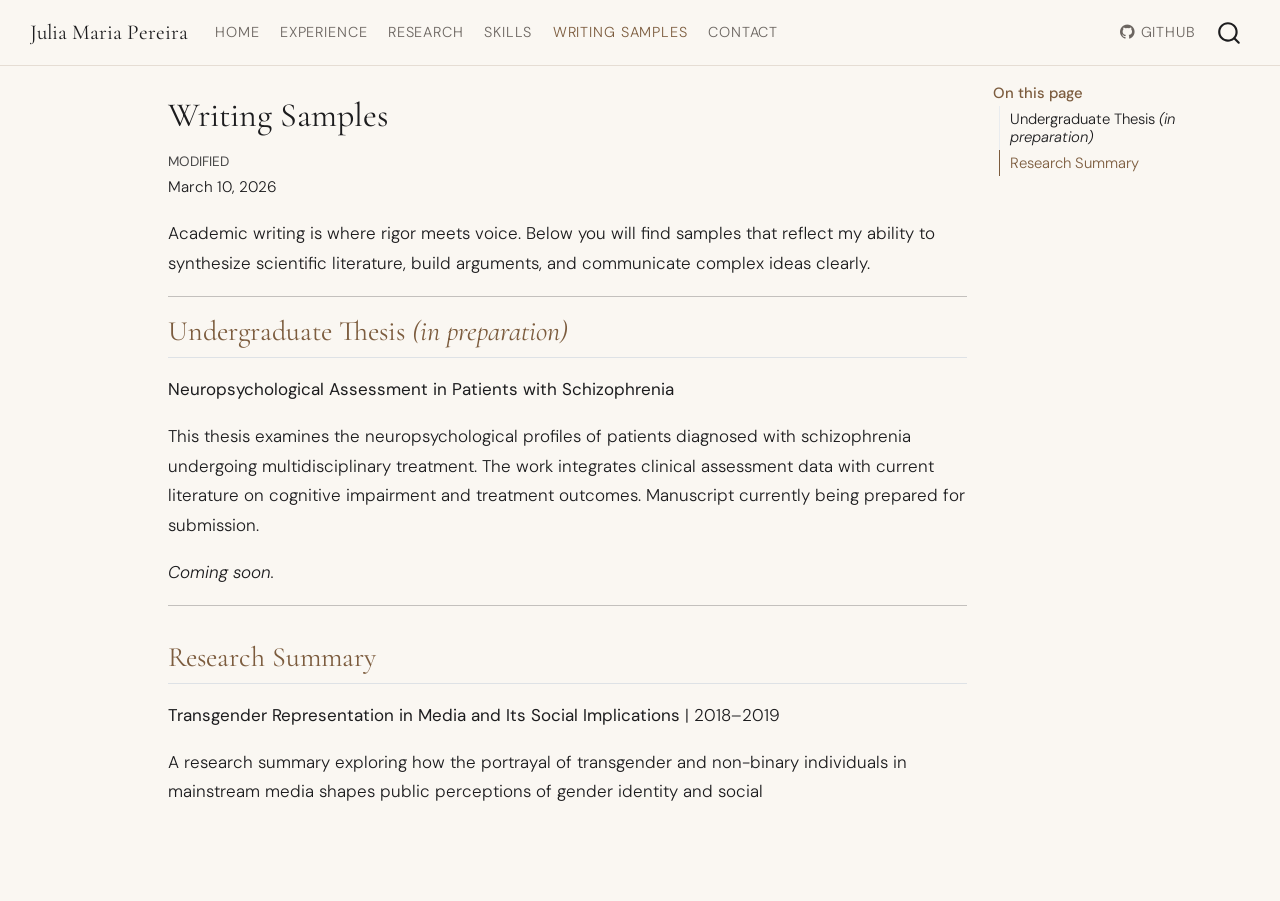
<file: docs/writing.html>
<!DOCTYPE html>
<html xmlns="http://www.w3.org/1999/xhtml" lang="en" xml:lang="en"><head>

<meta charset="utf-8">
<meta name="generator" content="quarto-1.9.30">

<meta name="viewport" content="width=device-width, initial-scale=1.0, user-scalable=yes">


<title>Writing Samples – Julia Maria Pereira</title>
<style>
/* Default styles provided by pandoc.
** See https://pandoc.org/MANUAL.html#variables-for-html for config info.
*/
code{white-space: pre-wrap;}
span.smallcaps{font-variant: small-caps;}
div.columns{display: flex; gap: min(4vw, 1.5em);}
div.column{flex: auto; overflow-x: auto;}
div.hanging-indent{margin-left: 1.5em; text-indent: -1.5em;}
ul.task-list{list-style: none;}
ul.task-list li input[type="checkbox"] {
  width: 0.8em;
  margin: 0 0.8em 0.2em -1em; /* quarto-specific, see https://github.com/quarto-dev/quarto-cli/issues/4556 */ 
  vertical-align: middle;
}
</style>


<script src="site_libs/quarto-nav/quarto-nav.js"></script>
<script src="site_libs/quarto-nav/headroom.min.js"></script>
<script src="site_libs/clipboard/clipboard.min.js"></script>
<script src="site_libs/quarto-search/autocomplete.umd.js"></script>
<script src="site_libs/quarto-search/fuse.min.js"></script>
<script src="site_libs/quarto-search/quarto-search.js"></script>
<meta name="quarto:offset" content="./">
<link href="./favicon.svg" rel="icon" type="image/svg+xml">
<script src="site_libs/quarto-html/quarto.js" type="module"></script>
<script src="site_libs/quarto-html/tabsets/tabsets.js" type="module"></script>
<script src="site_libs/quarto-html/popper.min.js"></script>
<script src="site_libs/quarto-html/tippy.umd.min.js"></script>
<script src="site_libs/quarto-html/anchor.min.js"></script>
<link href="site_libs/quarto-html/tippy.css" rel="stylesheet">
<link href="site_libs/quarto-html/quarto-syntax-highlighting-b6a8276bf55561bdbc268162d41bd1f7.css" rel="stylesheet" id="quarto-text-highlighting-styles">
<script src="site_libs/bootstrap/bootstrap.min.js"></script>
<link href="site_libs/bootstrap/bootstrap-icons.css" rel="stylesheet">
<link href="site_libs/bootstrap/bootstrap-a6391bdd3185fad6bf29eafa90bfad67.min.css" rel="stylesheet" append-hash="true" id="quarto-bootstrap" data-mode="light">
<script id="quarto-search-options" type="application/json">{
  "location": "navbar",
  "copy-button": false,
  "collapse-after": 3,
  "panel-placement": "end",
  "type": "overlay",
  "limit": 50,
  "keyboard-shortcut": [
    "f",
    "/",
    "s"
  ],
  "show-item-context": false,
  "language": {
    "search-no-results-text": "No results",
    "search-matching-documents-text": "matching documents",
    "search-copy-link-title": "Copy link to search",
    "search-hide-matches-text": "Hide additional matches",
    "search-more-match-text": "more match in this document",
    "search-more-matches-text": "more matches in this document",
    "search-clear-button-title": "Clear",
    "search-text-placeholder": "",
    "search-detached-cancel-button-title": "Cancel",
    "search-submit-button-title": "Submit",
    "search-label": "Search"
  }
}</script>


<link rel="stylesheet" href="styles.css">
</head>

<body class="nav-fixed quarto-light">

<div id="quarto-search-results"></div>
  <header id="quarto-header" class="headroom fixed-top">
    <nav class="navbar navbar-expand-lg " data-bs-theme="dark">
      <div class="navbar-container container-fluid">
      <div class="navbar-brand-container mx-auto">
    <a class="navbar-brand" href="./index.html">
    <span class="navbar-title">Julia Maria Pereira</span>
    </a>
  </div>
            <div id="quarto-search" class="" title="Search"></div>
          <button class="navbar-toggler" type="button" data-bs-toggle="collapse" data-bs-target="#navbarCollapse" aria-controls="navbarCollapse" role="menu" aria-expanded="false" aria-label="Toggle navigation" onclick="if (window.quartoToggleHeadroom) { window.quartoToggleHeadroom(); }">
  <span class="navbar-toggler-icon"></span>
</button>
          <div class="collapse navbar-collapse" id="navbarCollapse">
            <ul class="navbar-nav navbar-nav-scroll me-auto">
  <li class="nav-item">
    <a class="nav-link" href="./index.html"> 
<span class="menu-text">Home</span></a>
  </li>  
  <li class="nav-item">
    <a class="nav-link" href="./experience.html"> 
<span class="menu-text">Experience</span></a>
  </li>  
  <li class="nav-item">
    <a class="nav-link" href="./research.html"> 
<span class="menu-text">Research</span></a>
  </li>  
  <li class="nav-item">
    <a class="nav-link" href="./skills.html"> 
<span class="menu-text">Skills</span></a>
  </li>  
  <li class="nav-item">
    <a class="nav-link active" href="./writing.html" aria-current="page"> 
<span class="menu-text">Writing Samples</span></a>
  </li>  
  <li class="nav-item">
    <a class="nav-link" href="./contact.html"> 
<span class="menu-text">Contact</span></a>
  </li>  
</ul>
            <ul class="navbar-nav navbar-nav-scroll ms-auto">
  <li class="nav-item">
    <a class="nav-link" href="https://github.com/juliamariap"> <i class="bi bi-github" role="img">
</i> 
<span class="menu-text">GitHub</span></a>
  </li>  
</ul>
          </div> <!-- /navcollapse -->
            <div class="quarto-navbar-tools">
</div>
      </div> <!-- /container-fluid -->
    </nav>
</header>
<!-- content -->
<div id="quarto-content" class="quarto-container page-columns page-rows-contents page-layout-article page-navbar">
<!-- sidebar -->
<!-- margin-sidebar -->
    <div id="quarto-margin-sidebar" class="sidebar margin-sidebar">
        <nav id="TOC" role="doc-toc" class="toc-active">
    <h2 id="toc-title">On this page</h2>
   
  <ul>
  <li><a href="#undergraduate-thesis-in-preparation" id="toc-undergraduate-thesis-in-preparation" class="nav-link active" data-scroll-target="#undergraduate-thesis-in-preparation">Undergraduate Thesis <em>(in preparation)</em></a></li>
  <li><a href="#research-summary" id="toc-research-summary" class="nav-link" data-scroll-target="#research-summary">Research Summary</a></li>
  </ul>
</nav>
    </div>
<!-- main -->
<main class="content" id="quarto-document-content">

<header id="title-block-header" class="quarto-title-block default">
<div class="quarto-title">
<h1 class="title">Writing Samples</h1>
</div>



<div class="quarto-title-meta">

    
  
    <div>
    <div class="quarto-title-meta-heading">Modified</div>
    <div class="quarto-title-meta-contents">
      <p class="date-modified">March 10, 2026</p>
    </div>
  </div>
    
  </div>
  


</header>


<p>Academic writing is where rigor meets voice. Below you will find samples that reflect my ability to synthesize scientific literature, build arguments, and communicate complex ideas clearly.</p>
<hr>
<section id="undergraduate-thesis-in-preparation" class="level2">
<h2 class="anchored" data-anchor-id="undergraduate-thesis-in-preparation">Undergraduate Thesis <em>(in preparation)</em></h2>
<p><strong>Neuropsychological Assessment in Patients with Schizophrenia</strong></p>
<p>This thesis examines the neuropsychological profiles of patients diagnosed with schizophrenia undergoing multidisciplinary treatment. The work integrates clinical assessment data with current literature on cognitive impairment and treatment outcomes. Manuscript currently being prepared for submission.</p>
<p><em>Coming soon.</em></p>
<hr>
</section>
<section id="research-summary" class="level2">
<h2 class="anchored" data-anchor-id="research-summary">Research Summary</h2>
<p><strong>Transgender Representation in Media and Its Social Implications</strong> | 2018–2019</p>
<p>A research summary exploring how the portrayal of transgender and non-binary individuals in mainstream media shapes public perceptions of gender identity and social</p>


</section>

</main> <!-- /main -->
<script id="quarto-html-after-body" type="application/javascript">
  window.document.addEventListener("DOMContentLoaded", function (event) {
    const icon = "";
    const anchorJS = new window.AnchorJS();
    anchorJS.options = {
      placement: 'right',
      icon: icon
    };
    anchorJS.add('.anchored');
    const isCodeAnnotation = (el) => {
      for (const clz of el.classList) {
        if (clz.startsWith('code-annotation-')) {                     
          return true;
        }
      }
      return false;
    }
    const onCopySuccess = function(e) {
      // button target
      const button = e.trigger;
      // don't keep focus
      button.blur();
      // flash "checked"
      button.classList.add('code-copy-button-checked');
      var currentTitle = button.getAttribute("title");
      button.setAttribute("title", "Copied!");
      let tooltip;
      if (window.bootstrap) {
        button.setAttribute("data-bs-toggle", "tooltip");
        button.setAttribute("data-bs-placement", "left");
        button.setAttribute("data-bs-title", "Copied!");
        tooltip = new bootstrap.Tooltip(button, 
          { trigger: "manual", 
            customClass: "code-copy-button-tooltip",
            offset: [0, -8]});
        tooltip.show();    
      }
      setTimeout(function() {
        if (tooltip) {
          tooltip.hide();
          button.removeAttribute("data-bs-title");
          button.removeAttribute("data-bs-toggle");
          button.removeAttribute("data-bs-placement");
        }
        button.setAttribute("title", currentTitle);
        button.classList.remove('code-copy-button-checked');
      }, 1000);
      // clear code selection
      e.clearSelection();
    }
    const getTextToCopy = function(trigger) {
      const outerScaffold = trigger.parentElement.cloneNode(true);
      const codeEl = outerScaffold.querySelector('code');
      for (const childEl of codeEl.children) {
        if (isCodeAnnotation(childEl)) {
          childEl.remove();
        }
      }
      return codeEl.innerText;
    }
    const clipboard = new window.ClipboardJS('.code-copy-button:not([data-in-quarto-modal])', {
      text: getTextToCopy
    });
    clipboard.on('success', onCopySuccess);
    if (window.document.getElementById('quarto-embedded-source-code-modal')) {
      const clipboardModal = new window.ClipboardJS('.code-copy-button[data-in-quarto-modal]', {
        text: getTextToCopy,
        container: window.document.getElementById('quarto-embedded-source-code-modal')
      });
      clipboardModal.on('success', onCopySuccess);
    }
      var localhostRegex = new RegExp(/^(?:http|https):\/\/localhost\:?[0-9]*\//);
      var mailtoRegex = new RegExp(/^mailto:/);
        var filterRegex = new RegExp('/' + window.location.host + '/');
      var isInternal = (href) => {
          return filterRegex.test(href) || localhostRegex.test(href) || mailtoRegex.test(href);
      }
      // Inspect non-navigation links and adorn them if external
     var links = window.document.querySelectorAll('a[href]:not(.nav-link):not(.navbar-brand):not(.toc-action):not(.sidebar-link):not(.sidebar-item-toggle):not(.pagination-link):not(.no-external):not([aria-hidden]):not(.dropdown-item):not(.quarto-navigation-tool):not(.about-link)');
      for (var i=0; i<links.length; i++) {
        const link = links[i];
        if (!isInternal(link.href)) {
          // undo the damage that might have been done by quarto-nav.js in the case of
          // links that we want to consider external
          if (link.dataset.originalHref !== undefined) {
            link.href = link.dataset.originalHref;
          }
        }
      }
    function tippyHover(el, contentFn, onTriggerFn, onUntriggerFn) {
      const config = {
        allowHTML: true,
        maxWidth: 500,
        delay: 100,
        arrow: false,
        appendTo: function(el) {
            return el.parentElement;
        },
        interactive: true,
        interactiveBorder: 10,
        theme: 'quarto',
        placement: 'bottom-start',
      };
      if (contentFn) {
        config.content = contentFn;
      }
      if (onTriggerFn) {
        config.onTrigger = onTriggerFn;
      }
      if (onUntriggerFn) {
        config.onUntrigger = onUntriggerFn;
      }
      window.tippy(el, config); 
    }
    const noterefs = window.document.querySelectorAll('a[role="doc-noteref"]');
    for (var i=0; i<noterefs.length; i++) {
      const ref = noterefs[i];
      tippyHover(ref, function() {
        // use id or data attribute instead here
        let href = ref.getAttribute('data-footnote-href') || ref.getAttribute('href');
        try { href = new URL(href).hash; } catch {}
        const id = href.replace(/^#\/?/, "");
        const note = window.document.getElementById(id);
        if (note) {
          return note.innerHTML;
        } else {
          return "";
        }
      });
    }
    const xrefs = window.document.querySelectorAll('a.quarto-xref');
    const processXRef = (id, note) => {
      // Strip column container classes
      const stripColumnClz = (el) => {
        el.classList.remove("page-full", "page-columns");
        if (el.children) {
          for (const child of el.children) {
            stripColumnClz(child);
          }
        }
      }
      stripColumnClz(note)
      if (id === null || id.startsWith('sec-')) {
        // Special case sections, only their first couple elements
        const container = document.createElement("div");
        if (note.children && note.children.length > 2) {
          container.appendChild(note.children[0].cloneNode(true));
          for (let i = 1; i < note.children.length; i++) {
            const child = note.children[i];
            if (child.tagName === "P" && child.innerText === "") {
              continue;
            } else {
              container.appendChild(child.cloneNode(true));
              break;
            }
          }
          if (window.Quarto?.typesetMath) {
            window.Quarto.typesetMath(container);
          }
          return container.innerHTML
        } else {
          if (window.Quarto?.typesetMath) {
            window.Quarto.typesetMath(note);
          }
          return note.innerHTML;
        }
      } else {
        // Remove any anchor links if they are present
        const anchorLink = note.querySelector('a.anchorjs-link');
        if (anchorLink) {
          anchorLink.remove();
        }
        if (window.Quarto?.typesetMath) {
          window.Quarto.typesetMath(note);
        }
        if (note.classList.contains("callout")) {
          return note.outerHTML;
        } else {
          return note.innerHTML;
        }
      }
    }
    for (var i=0; i<xrefs.length; i++) {
      const xref = xrefs[i];
      tippyHover(xref, undefined, function(instance) {
        instance.disable();
        let url = xref.getAttribute('href');
        let hash = undefined; 
        if (url.startsWith('#')) {
          hash = url;
        } else {
          try { hash = new URL(url).hash; } catch {}
        }
        if (hash) {
          const id = hash.replace(/^#\/?/, "");
          const note = window.document.getElementById(id);
          if (note !== null) {
            try {
              const html = processXRef(id, note.cloneNode(true));
              instance.setContent(html);
            } finally {
              instance.enable();
              instance.show();
            }
          } else {
            // See if we can fetch this
            fetch(url.split('#')[0])
            .then(res => res.text())
            .then(html => {
              const parser = new DOMParser();
              const htmlDoc = parser.parseFromString(html, "text/html");
              const note = htmlDoc.getElementById(id);
              if (note !== null) {
                const html = processXRef(id, note);
                instance.setContent(html);
              } 
            }).finally(() => {
              instance.enable();
              instance.show();
            });
          }
        } else {
          // See if we can fetch a full url (with no hash to target)
          // This is a special case and we should probably do some content thinning / targeting
          fetch(url)
          .then(res => res.text())
          .then(html => {
            const parser = new DOMParser();
            const htmlDoc = parser.parseFromString(html, "text/html");
            const note = htmlDoc.querySelector('main.content');
            if (note !== null) {
              // This should only happen for chapter cross references
              // (since there is no id in the URL)
              // remove the first header
              if (note.children.length > 0 && note.children[0].tagName === "HEADER") {
                note.children[0].remove();
              }
              const html = processXRef(null, note);
              instance.setContent(html);
            } 
          }).finally(() => {
            instance.enable();
            instance.show();
          });
        }
      }, function(instance) {
      });
    }
        let selectedAnnoteEl;
        const selectorForAnnotation = ( cell, annotation) => {
          let cellAttr = 'data-code-cell="' + cell + '"';
          let lineAttr = 'data-code-annotation="' +  annotation + '"';
          const selector = 'span[' + cellAttr + '][' + lineAttr + ']';
          return selector;
        }
        const selectCodeLines = (annoteEl) => {
          const doc = window.document;
          const targetCell = annoteEl.getAttribute("data-target-cell");
          const targetAnnotation = annoteEl.getAttribute("data-target-annotation");
          const annoteSpan = window.document.querySelector(selectorForAnnotation(targetCell, targetAnnotation));
          const lines = annoteSpan.getAttribute("data-code-lines").split(",");
          const lineIds = lines.map((line) => {
            return targetCell + "-" + line;
          })
          let top = null;
          let height = null;
          let parent = null;
          if (lineIds.length > 0) {
              //compute the position of the single el (top and bottom and make a div)
              const el = window.document.getElementById(lineIds[0]);
              top = el.offsetTop;
              height = el.offsetHeight;
              parent = el.parentElement.parentElement;
            if (lineIds.length > 1) {
              const lastEl = window.document.getElementById(lineIds[lineIds.length - 1]);
              const bottom = lastEl.offsetTop + lastEl.offsetHeight;
              height = bottom - top;
            }
            if (top !== null && height !== null && parent !== null) {
              // cook up a div (if necessary) and position it 
              let div = window.document.getElementById("code-annotation-line-highlight");
              if (div === null) {
                div = window.document.createElement("div");
                div.setAttribute("id", "code-annotation-line-highlight");
                div.style.position = 'absolute';
                parent.appendChild(div);
              }
              div.style.top = top - 2 + "px";
              div.style.height = height + 4 + "px";
              div.style.left = 0;
              let gutterDiv = window.document.getElementById("code-annotation-line-highlight-gutter");
              if (gutterDiv === null) {
                gutterDiv = window.document.createElement("div");
                gutterDiv.setAttribute("id", "code-annotation-line-highlight-gutter");
                gutterDiv.style.position = 'absolute';
                const codeCell = window.document.getElementById(targetCell);
                const gutter = codeCell.querySelector('.code-annotation-gutter');
                gutter.appendChild(gutterDiv);
              }
              gutterDiv.style.top = top - 2 + "px";
              gutterDiv.style.height = height + 4 + "px";
            }
            selectedAnnoteEl = annoteEl;
          }
        };
        const unselectCodeLines = () => {
          const elementsIds = ["code-annotation-line-highlight", "code-annotation-line-highlight-gutter"];
          elementsIds.forEach((elId) => {
            const div = window.document.getElementById(elId);
            if (div) {
              div.remove();
            }
          });
          selectedAnnoteEl = undefined;
        };
          // Handle positioning of the toggle
      window.addEventListener(
        "resize",
        throttle(() => {
          elRect = undefined;
          if (selectedAnnoteEl) {
            selectCodeLines(selectedAnnoteEl);
          }
        }, 10)
      );
      function throttle(fn, ms) {
      let throttle = false;
      let timer;
        return (...args) => {
          if(!throttle) { // first call gets through
              fn.apply(this, args);
              throttle = true;
          } else { // all the others get throttled
              if(timer) clearTimeout(timer); // cancel #2
              timer = setTimeout(() => {
                fn.apply(this, args);
                timer = throttle = false;
              }, ms);
          }
        };
      }
        // Attach click handler to the DT
        const annoteDls = window.document.querySelectorAll('dt[data-target-cell]');
        for (const annoteDlNode of annoteDls) {
          annoteDlNode.addEventListener('click', (event) => {
            const clickedEl = event.target;
            if (clickedEl !== selectedAnnoteEl) {
              unselectCodeLines();
              const activeEl = window.document.querySelector('dt[data-target-cell].code-annotation-active');
              if (activeEl) {
                activeEl.classList.remove('code-annotation-active');
              }
              selectCodeLines(clickedEl);
              clickedEl.classList.add('code-annotation-active');
            } else {
              // Unselect the line
              unselectCodeLines();
              clickedEl.classList.remove('code-annotation-active');
            }
          });
        }
    const findCites = (el) => {
      const parentEl = el.parentElement;
      if (parentEl) {
        const cites = parentEl.dataset.cites;
        if (cites) {
          return {
            el,
            cites: cites.split(' ')
          };
        } else {
          return findCites(el.parentElement)
        }
      } else {
        return undefined;
      }
    };
    var bibliorefs = window.document.querySelectorAll('a[role="doc-biblioref"]');
    for (var i=0; i<bibliorefs.length; i++) {
      const ref = bibliorefs[i];
      const citeInfo = findCites(ref);
      if (citeInfo) {
        tippyHover(citeInfo.el, function() {
          var popup = window.document.createElement('div');
          citeInfo.cites.forEach(function(cite) {
            var citeDiv = window.document.createElement('div');
            citeDiv.classList.add('hanging-indent');
            citeDiv.classList.add('csl-entry');
            var biblioDiv = window.document.getElementById('ref-' + cite);
            if (biblioDiv) {
              citeDiv.innerHTML = biblioDiv.innerHTML;
            }
            popup.appendChild(citeDiv);
          });
          return popup.innerHTML;
        });
      }
    }
  });
  </script>
</div> <!-- /content -->




</body></html>
</file>
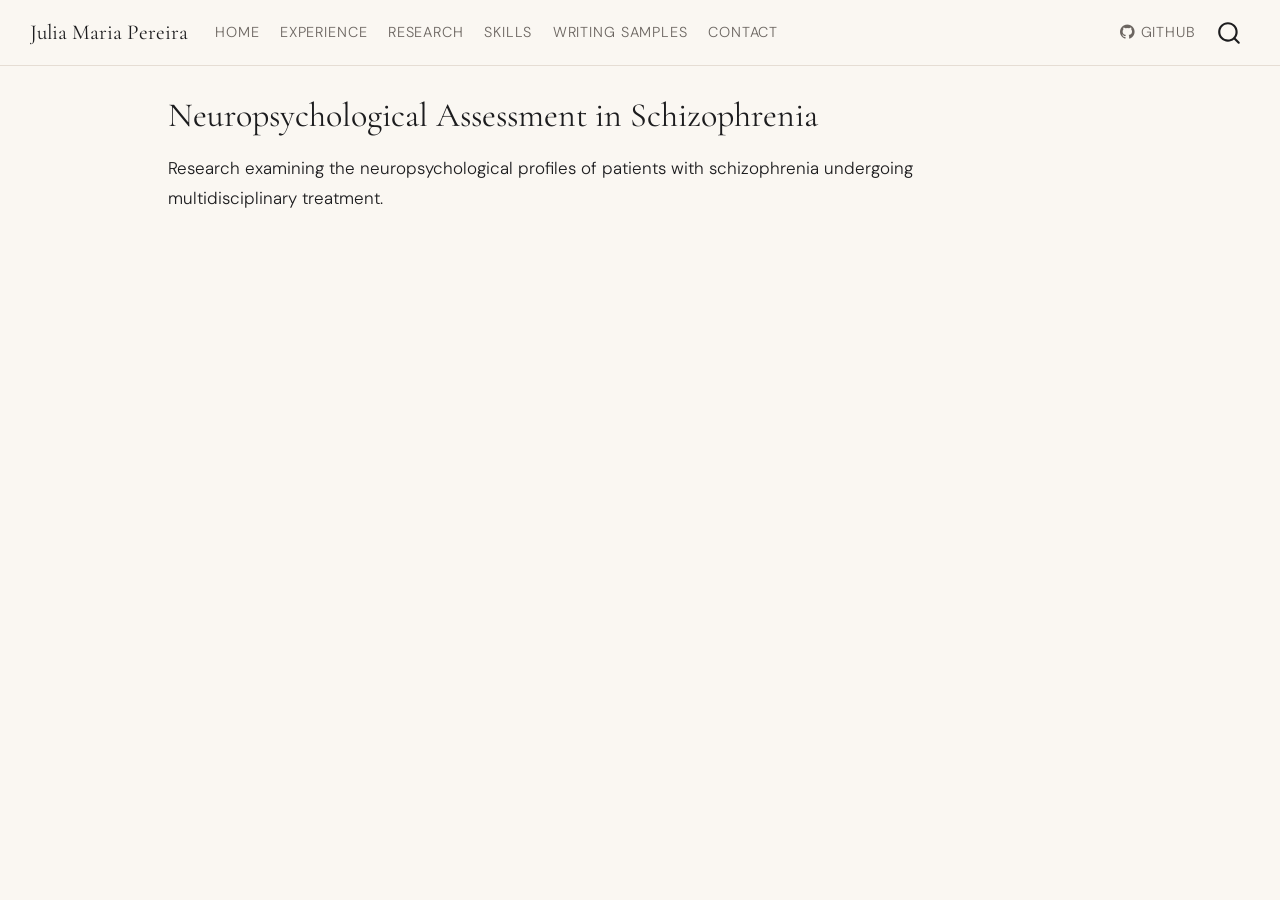
<file: docs/projects/project1.html>
<!DOCTYPE html>
<html xmlns="http://www.w3.org/1999/xhtml" lang="en" xml:lang="en"><head>

<meta charset="utf-8">
<meta name="generator" content="quarto-1.9.30">

<meta name="viewport" content="width=device-width, initial-scale=1.0, user-scalable=yes">


<title>Neuropsychological Assessment in Schizophrenia – Julia Maria Pereira</title>
<style>
/* Default styles provided by pandoc.
** See https://pandoc.org/MANUAL.html#variables-for-html for config info.
*/
code{white-space: pre-wrap;}
span.smallcaps{font-variant: small-caps;}
div.columns{display: flex; gap: min(4vw, 1.5em);}
div.column{flex: auto; overflow-x: auto;}
div.hanging-indent{margin-left: 1.5em; text-indent: -1.5em;}
ul.task-list{list-style: none;}
ul.task-list li input[type="checkbox"] {
  width: 0.8em;
  margin: 0 0.8em 0.2em -1em; /* quarto-specific, see https://github.com/quarto-dev/quarto-cli/issues/4556 */ 
  vertical-align: middle;
}
</style>


<script src="../site_libs/quarto-nav/quarto-nav.js"></script>
<script src="../site_libs/quarto-nav/headroom.min.js"></script>
<script src="../site_libs/clipboard/clipboard.min.js"></script>
<script src="../site_libs/quarto-search/autocomplete.umd.js"></script>
<script src="../site_libs/quarto-search/fuse.min.js"></script>
<script src="../site_libs/quarto-search/quarto-search.js"></script>
<meta name="quarto:offset" content="../">
<link href="../favicon.svg" rel="icon" type="image/svg+xml">
<script src="../site_libs/quarto-html/quarto.js" type="module"></script>
<script src="../site_libs/quarto-html/tabsets/tabsets.js" type="module"></script>
<script src="../site_libs/quarto-html/popper.min.js"></script>
<script src="../site_libs/quarto-html/tippy.umd.min.js"></script>
<script src="../site_libs/quarto-html/anchor.min.js"></script>
<link href="../site_libs/quarto-html/tippy.css" rel="stylesheet">
<link href="../site_libs/quarto-html/quarto-syntax-highlighting-b6a8276bf55561bdbc268162d41bd1f7.css" rel="stylesheet" id="quarto-text-highlighting-styles">
<script src="../site_libs/bootstrap/bootstrap.min.js"></script>
<link href="../site_libs/bootstrap/bootstrap-icons.css" rel="stylesheet">
<link href="../site_libs/bootstrap/bootstrap-a6391bdd3185fad6bf29eafa90bfad67.min.css" rel="stylesheet" append-hash="true" id="quarto-bootstrap" data-mode="light">
<script id="quarto-search-options" type="application/json">{
  "location": "navbar",
  "copy-button": false,
  "collapse-after": 3,
  "panel-placement": "end",
  "type": "overlay",
  "limit": 50,
  "keyboard-shortcut": [
    "f",
    "/",
    "s"
  ],
  "show-item-context": false,
  "language": {
    "search-no-results-text": "No results",
    "search-matching-documents-text": "matching documents",
    "search-copy-link-title": "Copy link to search",
    "search-hide-matches-text": "Hide additional matches",
    "search-more-match-text": "more match in this document",
    "search-more-matches-text": "more matches in this document",
    "search-clear-button-title": "Clear",
    "search-text-placeholder": "",
    "search-detached-cancel-button-title": "Cancel",
    "search-submit-button-title": "Submit",
    "search-label": "Search"
  }
}</script>


<link rel="stylesheet" href="../styles.css">
</head>

<body class="nav-fixed quarto-light">

<div id="quarto-search-results"></div>
  <header id="quarto-header" class="headroom fixed-top">
    <nav class="navbar navbar-expand-lg " data-bs-theme="dark">
      <div class="navbar-container container-fluid">
      <div class="navbar-brand-container mx-auto">
    <a class="navbar-brand" href="../index.html">
    <span class="navbar-title">Julia Maria Pereira</span>
    </a>
  </div>
            <div id="quarto-search" class="" title="Search"></div>
          <button class="navbar-toggler" type="button" data-bs-toggle="collapse" data-bs-target="#navbarCollapse" aria-controls="navbarCollapse" role="menu" aria-expanded="false" aria-label="Toggle navigation" onclick="if (window.quartoToggleHeadroom) { window.quartoToggleHeadroom(); }">
  <span class="navbar-toggler-icon"></span>
</button>
          <div class="collapse navbar-collapse" id="navbarCollapse">
            <ul class="navbar-nav navbar-nav-scroll me-auto">
  <li class="nav-item">
    <a class="nav-link" href="../index.html"> 
<span class="menu-text">Home</span></a>
  </li>  
  <li class="nav-item">
    <a class="nav-link" href="../experience.html"> 
<span class="menu-text">Experience</span></a>
  </li>  
  <li class="nav-item">
    <a class="nav-link" href="../research.html"> 
<span class="menu-text">Research</span></a>
  </li>  
  <li class="nav-item">
    <a class="nav-link" href="../skills.html"> 
<span class="menu-text">Skills</span></a>
  </li>  
  <li class="nav-item">
    <a class="nav-link" href="../writing.html"> 
<span class="menu-text">Writing Samples</span></a>
  </li>  
  <li class="nav-item">
    <a class="nav-link" href="../contact.html"> 
<span class="menu-text">Contact</span></a>
  </li>  
</ul>
            <ul class="navbar-nav navbar-nav-scroll ms-auto">
  <li class="nav-item">
    <a class="nav-link" href="https://github.com/juliamariap"> <i class="bi bi-github" role="img">
</i> 
<span class="menu-text">GitHub</span></a>
  </li>  
</ul>
          </div> <!-- /navcollapse -->
            <div class="quarto-navbar-tools">
</div>
      </div> <!-- /container-fluid -->
    </nav>
</header>
<!-- content -->
<div id="quarto-content" class="quarto-container page-columns page-rows-contents page-layout-article page-navbar">
<!-- sidebar -->
<!-- margin-sidebar -->
    <div id="quarto-margin-sidebar" class="sidebar margin-sidebar zindex-bottom">
        
    </div>
<!-- main -->
<main class="content" id="quarto-document-content">

<header id="title-block-header" class="quarto-title-block default">
<div class="quarto-title">
<h1 class="title">Neuropsychological Assessment in Schizophrenia</h1>
</div>



<div class="quarto-title-meta">

    
  
    
  </div>
  


</header>


<p>Research examining the neuropsychological profiles of patients with schizophrenia undergoing multidisciplinary treatment.</p>



</main> <!-- /main -->
<script id="quarto-html-after-body" type="application/javascript">
  window.document.addEventListener("DOMContentLoaded", function (event) {
    const icon = "";
    const anchorJS = new window.AnchorJS();
    anchorJS.options = {
      placement: 'right',
      icon: icon
    };
    anchorJS.add('.anchored');
    const isCodeAnnotation = (el) => {
      for (const clz of el.classList) {
        if (clz.startsWith('code-annotation-')) {                     
          return true;
        }
      }
      return false;
    }
    const onCopySuccess = function(e) {
      // button target
      const button = e.trigger;
      // don't keep focus
      button.blur();
      // flash "checked"
      button.classList.add('code-copy-button-checked');
      var currentTitle = button.getAttribute("title");
      button.setAttribute("title", "Copied!");
      let tooltip;
      if (window.bootstrap) {
        button.setAttribute("data-bs-toggle", "tooltip");
        button.setAttribute("data-bs-placement", "left");
        button.setAttribute("data-bs-title", "Copied!");
        tooltip = new bootstrap.Tooltip(button, 
          { trigger: "manual", 
            customClass: "code-copy-button-tooltip",
            offset: [0, -8]});
        tooltip.show();    
      }
      setTimeout(function() {
        if (tooltip) {
          tooltip.hide();
          button.removeAttribute("data-bs-title");
          button.removeAttribute("data-bs-toggle");
          button.removeAttribute("data-bs-placement");
        }
        button.setAttribute("title", currentTitle);
        button.classList.remove('code-copy-button-checked');
      }, 1000);
      // clear code selection
      e.clearSelection();
    }
    const getTextToCopy = function(trigger) {
      const outerScaffold = trigger.parentElement.cloneNode(true);
      const codeEl = outerScaffold.querySelector('code');
      for (const childEl of codeEl.children) {
        if (isCodeAnnotation(childEl)) {
          childEl.remove();
        }
      }
      return codeEl.innerText;
    }
    const clipboard = new window.ClipboardJS('.code-copy-button:not([data-in-quarto-modal])', {
      text: getTextToCopy
    });
    clipboard.on('success', onCopySuccess);
    if (window.document.getElementById('quarto-embedded-source-code-modal')) {
      const clipboardModal = new window.ClipboardJS('.code-copy-button[data-in-quarto-modal]', {
        text: getTextToCopy,
        container: window.document.getElementById('quarto-embedded-source-code-modal')
      });
      clipboardModal.on('success', onCopySuccess);
    }
      var localhostRegex = new RegExp(/^(?:http|https):\/\/localhost\:?[0-9]*\//);
      var mailtoRegex = new RegExp(/^mailto:/);
        var filterRegex = new RegExp('/' + window.location.host + '/');
      var isInternal = (href) => {
          return filterRegex.test(href) || localhostRegex.test(href) || mailtoRegex.test(href);
      }
      // Inspect non-navigation links and adorn them if external
     var links = window.document.querySelectorAll('a[href]:not(.nav-link):not(.navbar-brand):not(.toc-action):not(.sidebar-link):not(.sidebar-item-toggle):not(.pagination-link):not(.no-external):not([aria-hidden]):not(.dropdown-item):not(.quarto-navigation-tool):not(.about-link)');
      for (var i=0; i<links.length; i++) {
        const link = links[i];
        if (!isInternal(link.href)) {
          // undo the damage that might have been done by quarto-nav.js in the case of
          // links that we want to consider external
          if (link.dataset.originalHref !== undefined) {
            link.href = link.dataset.originalHref;
          }
        }
      }
    function tippyHover(el, contentFn, onTriggerFn, onUntriggerFn) {
      const config = {
        allowHTML: true,
        maxWidth: 500,
        delay: 100,
        arrow: false,
        appendTo: function(el) {
            return el.parentElement;
        },
        interactive: true,
        interactiveBorder: 10,
        theme: 'quarto',
        placement: 'bottom-start',
      };
      if (contentFn) {
        config.content = contentFn;
      }
      if (onTriggerFn) {
        config.onTrigger = onTriggerFn;
      }
      if (onUntriggerFn) {
        config.onUntrigger = onUntriggerFn;
      }
      window.tippy(el, config); 
    }
    const noterefs = window.document.querySelectorAll('a[role="doc-noteref"]');
    for (var i=0; i<noterefs.length; i++) {
      const ref = noterefs[i];
      tippyHover(ref, function() {
        // use id or data attribute instead here
        let href = ref.getAttribute('data-footnote-href') || ref.getAttribute('href');
        try { href = new URL(href).hash; } catch {}
        const id = href.replace(/^#\/?/, "");
        const note = window.document.getElementById(id);
        if (note) {
          return note.innerHTML;
        } else {
          return "";
        }
      });
    }
    const xrefs = window.document.querySelectorAll('a.quarto-xref');
    const processXRef = (id, note) => {
      // Strip column container classes
      const stripColumnClz = (el) => {
        el.classList.remove("page-full", "page-columns");
        if (el.children) {
          for (const child of el.children) {
            stripColumnClz(child);
          }
        }
      }
      stripColumnClz(note)
      if (id === null || id.startsWith('sec-')) {
        // Special case sections, only their first couple elements
        const container = document.createElement("div");
        if (note.children && note.children.length > 2) {
          container.appendChild(note.children[0].cloneNode(true));
          for (let i = 1; i < note.children.length; i++) {
            const child = note.children[i];
            if (child.tagName === "P" && child.innerText === "") {
              continue;
            } else {
              container.appendChild(child.cloneNode(true));
              break;
            }
          }
          if (window.Quarto?.typesetMath) {
            window.Quarto.typesetMath(container);
          }
          return container.innerHTML
        } else {
          if (window.Quarto?.typesetMath) {
            window.Quarto.typesetMath(note);
          }
          return note.innerHTML;
        }
      } else {
        // Remove any anchor links if they are present
        const anchorLink = note.querySelector('a.anchorjs-link');
        if (anchorLink) {
          anchorLink.remove();
        }
        if (window.Quarto?.typesetMath) {
          window.Quarto.typesetMath(note);
        }
        if (note.classList.contains("callout")) {
          return note.outerHTML;
        } else {
          return note.innerHTML;
        }
      }
    }
    for (var i=0; i<xrefs.length; i++) {
      const xref = xrefs[i];
      tippyHover(xref, undefined, function(instance) {
        instance.disable();
        let url = xref.getAttribute('href');
        let hash = undefined; 
        if (url.startsWith('#')) {
          hash = url;
        } else {
          try { hash = new URL(url).hash; } catch {}
        }
        if (hash) {
          const id = hash.replace(/^#\/?/, "");
          const note = window.document.getElementById(id);
          if (note !== null) {
            try {
              const html = processXRef(id, note.cloneNode(true));
              instance.setContent(html);
            } finally {
              instance.enable();
              instance.show();
            }
          } else {
            // See if we can fetch this
            fetch(url.split('#')[0])
            .then(res => res.text())
            .then(html => {
              const parser = new DOMParser();
              const htmlDoc = parser.parseFromString(html, "text/html");
              const note = htmlDoc.getElementById(id);
              if (note !== null) {
                const html = processXRef(id, note);
                instance.setContent(html);
              } 
            }).finally(() => {
              instance.enable();
              instance.show();
            });
          }
        } else {
          // See if we can fetch a full url (with no hash to target)
          // This is a special case and we should probably do some content thinning / targeting
          fetch(url)
          .then(res => res.text())
          .then(html => {
            const parser = new DOMParser();
            const htmlDoc = parser.parseFromString(html, "text/html");
            const note = htmlDoc.querySelector('main.content');
            if (note !== null) {
              // This should only happen for chapter cross references
              // (since there is no id in the URL)
              // remove the first header
              if (note.children.length > 0 && note.children[0].tagName === "HEADER") {
                note.children[0].remove();
              }
              const html = processXRef(null, note);
              instance.setContent(html);
            } 
          }).finally(() => {
            instance.enable();
            instance.show();
          });
        }
      }, function(instance) {
      });
    }
        let selectedAnnoteEl;
        const selectorForAnnotation = ( cell, annotation) => {
          let cellAttr = 'data-code-cell="' + cell + '"';
          let lineAttr = 'data-code-annotation="' +  annotation + '"';
          const selector = 'span[' + cellAttr + '][' + lineAttr + ']';
          return selector;
        }
        const selectCodeLines = (annoteEl) => {
          const doc = window.document;
          const targetCell = annoteEl.getAttribute("data-target-cell");
          const targetAnnotation = annoteEl.getAttribute("data-target-annotation");
          const annoteSpan = window.document.querySelector(selectorForAnnotation(targetCell, targetAnnotation));
          const lines = annoteSpan.getAttribute("data-code-lines").split(",");
          const lineIds = lines.map((line) => {
            return targetCell + "-" + line;
          })
          let top = null;
          let height = null;
          let parent = null;
          if (lineIds.length > 0) {
              //compute the position of the single el (top and bottom and make a div)
              const el = window.document.getElementById(lineIds[0]);
              top = el.offsetTop;
              height = el.offsetHeight;
              parent = el.parentElement.parentElement;
            if (lineIds.length > 1) {
              const lastEl = window.document.getElementById(lineIds[lineIds.length - 1]);
              const bottom = lastEl.offsetTop + lastEl.offsetHeight;
              height = bottom - top;
            }
            if (top !== null && height !== null && parent !== null) {
              // cook up a div (if necessary) and position it 
              let div = window.document.getElementById("code-annotation-line-highlight");
              if (div === null) {
                div = window.document.createElement("div");
                div.setAttribute("id", "code-annotation-line-highlight");
                div.style.position = 'absolute';
                parent.appendChild(div);
              }
              div.style.top = top - 2 + "px";
              div.style.height = height + 4 + "px";
              div.style.left = 0;
              let gutterDiv = window.document.getElementById("code-annotation-line-highlight-gutter");
              if (gutterDiv === null) {
                gutterDiv = window.document.createElement("div");
                gutterDiv.setAttribute("id", "code-annotation-line-highlight-gutter");
                gutterDiv.style.position = 'absolute';
                const codeCell = window.document.getElementById(targetCell);
                const gutter = codeCell.querySelector('.code-annotation-gutter');
                gutter.appendChild(gutterDiv);
              }
              gutterDiv.style.top = top - 2 + "px";
              gutterDiv.style.height = height + 4 + "px";
            }
            selectedAnnoteEl = annoteEl;
          }
        };
        const unselectCodeLines = () => {
          const elementsIds = ["code-annotation-line-highlight", "code-annotation-line-highlight-gutter"];
          elementsIds.forEach((elId) => {
            const div = window.document.getElementById(elId);
            if (div) {
              div.remove();
            }
          });
          selectedAnnoteEl = undefined;
        };
          // Handle positioning of the toggle
      window.addEventListener(
        "resize",
        throttle(() => {
          elRect = undefined;
          if (selectedAnnoteEl) {
            selectCodeLines(selectedAnnoteEl);
          }
        }, 10)
      );
      function throttle(fn, ms) {
      let throttle = false;
      let timer;
        return (...args) => {
          if(!throttle) { // first call gets through
              fn.apply(this, args);
              throttle = true;
          } else { // all the others get throttled
              if(timer) clearTimeout(timer); // cancel #2
              timer = setTimeout(() => {
                fn.apply(this, args);
                timer = throttle = false;
              }, ms);
          }
        };
      }
        // Attach click handler to the DT
        const annoteDls = window.document.querySelectorAll('dt[data-target-cell]');
        for (const annoteDlNode of annoteDls) {
          annoteDlNode.addEventListener('click', (event) => {
            const clickedEl = event.target;
            if (clickedEl !== selectedAnnoteEl) {
              unselectCodeLines();
              const activeEl = window.document.querySelector('dt[data-target-cell].code-annotation-active');
              if (activeEl) {
                activeEl.classList.remove('code-annotation-active');
              }
              selectCodeLines(clickedEl);
              clickedEl.classList.add('code-annotation-active');
            } else {
              // Unselect the line
              unselectCodeLines();
              clickedEl.classList.remove('code-annotation-active');
            }
          });
        }
    const findCites = (el) => {
      const parentEl = el.parentElement;
      if (parentEl) {
        const cites = parentEl.dataset.cites;
        if (cites) {
          return {
            el,
            cites: cites.split(' ')
          };
        } else {
          return findCites(el.parentElement)
        }
      } else {
        return undefined;
      }
    };
    var bibliorefs = window.document.querySelectorAll('a[role="doc-biblioref"]');
    for (var i=0; i<bibliorefs.length; i++) {
      const ref = bibliorefs[i];
      const citeInfo = findCites(ref);
      if (citeInfo) {
        tippyHover(citeInfo.el, function() {
          var popup = window.document.createElement('div');
          citeInfo.cites.forEach(function(cite) {
            var citeDiv = window.document.createElement('div');
            citeDiv.classList.add('hanging-indent');
            citeDiv.classList.add('csl-entry');
            var biblioDiv = window.document.getElementById('ref-' + cite);
            if (biblioDiv) {
              citeDiv.innerHTML = biblioDiv.innerHTML;
            }
            popup.appendChild(citeDiv);
          });
          return popup.innerHTML;
        });
      }
    }
  });
  </script>
</div> <!-- /content -->




</body></html>
</file>
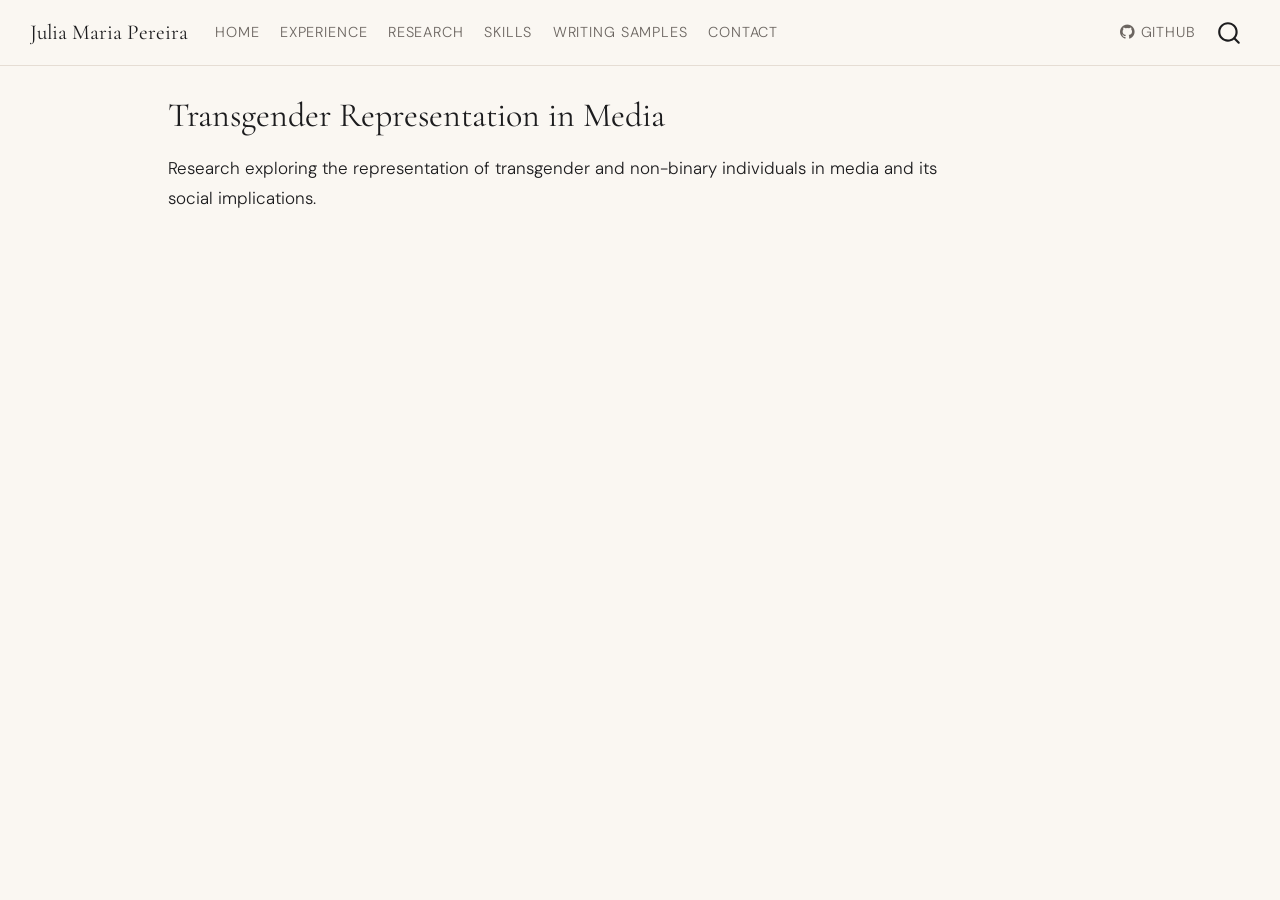
<file: docs/projects/project2.html>
<!DOCTYPE html>
<html xmlns="http://www.w3.org/1999/xhtml" lang="en" xml:lang="en"><head>

<meta charset="utf-8">
<meta name="generator" content="quarto-1.9.30">

<meta name="viewport" content="width=device-width, initial-scale=1.0, user-scalable=yes">


<title>Transgender Representation in Media – Julia Maria Pereira</title>
<style>
/* Default styles provided by pandoc.
** See https://pandoc.org/MANUAL.html#variables-for-html for config info.
*/
code{white-space: pre-wrap;}
span.smallcaps{font-variant: small-caps;}
div.columns{display: flex; gap: min(4vw, 1.5em);}
div.column{flex: auto; overflow-x: auto;}
div.hanging-indent{margin-left: 1.5em; text-indent: -1.5em;}
ul.task-list{list-style: none;}
ul.task-list li input[type="checkbox"] {
  width: 0.8em;
  margin: 0 0.8em 0.2em -1em; /* quarto-specific, see https://github.com/quarto-dev/quarto-cli/issues/4556 */ 
  vertical-align: middle;
}
</style>


<script src="../site_libs/quarto-nav/quarto-nav.js"></script>
<script src="../site_libs/quarto-nav/headroom.min.js"></script>
<script src="../site_libs/clipboard/clipboard.min.js"></script>
<script src="../site_libs/quarto-search/autocomplete.umd.js"></script>
<script src="../site_libs/quarto-search/fuse.min.js"></script>
<script src="../site_libs/quarto-search/quarto-search.js"></script>
<meta name="quarto:offset" content="../">
<link href="../favicon.svg" rel="icon" type="image/svg+xml">
<script src="../site_libs/quarto-html/quarto.js" type="module"></script>
<script src="../site_libs/quarto-html/tabsets/tabsets.js" type="module"></script>
<script src="../site_libs/quarto-html/popper.min.js"></script>
<script src="../site_libs/quarto-html/tippy.umd.min.js"></script>
<script src="../site_libs/quarto-html/anchor.min.js"></script>
<link href="../site_libs/quarto-html/tippy.css" rel="stylesheet">
<link href="../site_libs/quarto-html/quarto-syntax-highlighting-b6a8276bf55561bdbc268162d41bd1f7.css" rel="stylesheet" id="quarto-text-highlighting-styles">
<script src="../site_libs/bootstrap/bootstrap.min.js"></script>
<link href="../site_libs/bootstrap/bootstrap-icons.css" rel="stylesheet">
<link href="../site_libs/bootstrap/bootstrap-a6391bdd3185fad6bf29eafa90bfad67.min.css" rel="stylesheet" append-hash="true" id="quarto-bootstrap" data-mode="light">
<script id="quarto-search-options" type="application/json">{
  "location": "navbar",
  "copy-button": false,
  "collapse-after": 3,
  "panel-placement": "end",
  "type": "overlay",
  "limit": 50,
  "keyboard-shortcut": [
    "f",
    "/",
    "s"
  ],
  "show-item-context": false,
  "language": {
    "search-no-results-text": "No results",
    "search-matching-documents-text": "matching documents",
    "search-copy-link-title": "Copy link to search",
    "search-hide-matches-text": "Hide additional matches",
    "search-more-match-text": "more match in this document",
    "search-more-matches-text": "more matches in this document",
    "search-clear-button-title": "Clear",
    "search-text-placeholder": "",
    "search-detached-cancel-button-title": "Cancel",
    "search-submit-button-title": "Submit",
    "search-label": "Search"
  }
}</script>


<link rel="stylesheet" href="../styles.css">
</head>

<body class="nav-fixed quarto-light">

<div id="quarto-search-results"></div>
  <header id="quarto-header" class="headroom fixed-top">
    <nav class="navbar navbar-expand-lg " data-bs-theme="dark">
      <div class="navbar-container container-fluid">
      <div class="navbar-brand-container mx-auto">
    <a class="navbar-brand" href="../index.html">
    <span class="navbar-title">Julia Maria Pereira</span>
    </a>
  </div>
            <div id="quarto-search" class="" title="Search"></div>
          <button class="navbar-toggler" type="button" data-bs-toggle="collapse" data-bs-target="#navbarCollapse" aria-controls="navbarCollapse" role="menu" aria-expanded="false" aria-label="Toggle navigation" onclick="if (window.quartoToggleHeadroom) { window.quartoToggleHeadroom(); }">
  <span class="navbar-toggler-icon"></span>
</button>
          <div class="collapse navbar-collapse" id="navbarCollapse">
            <ul class="navbar-nav navbar-nav-scroll me-auto">
  <li class="nav-item">
    <a class="nav-link" href="../index.html"> 
<span class="menu-text">Home</span></a>
  </li>  
  <li class="nav-item">
    <a class="nav-link" href="../experience.html"> 
<span class="menu-text">Experience</span></a>
  </li>  
  <li class="nav-item">
    <a class="nav-link" href="../research.html"> 
<span class="menu-text">Research</span></a>
  </li>  
  <li class="nav-item">
    <a class="nav-link" href="../skills.html"> 
<span class="menu-text">Skills</span></a>
  </li>  
  <li class="nav-item">
    <a class="nav-link" href="../writing.html"> 
<span class="menu-text">Writing Samples</span></a>
  </li>  
  <li class="nav-item">
    <a class="nav-link" href="../contact.html"> 
<span class="menu-text">Contact</span></a>
  </li>  
</ul>
            <ul class="navbar-nav navbar-nav-scroll ms-auto">
  <li class="nav-item">
    <a class="nav-link" href="https://github.com/juliamariap"> <i class="bi bi-github" role="img">
</i> 
<span class="menu-text">GitHub</span></a>
  </li>  
</ul>
          </div> <!-- /navcollapse -->
            <div class="quarto-navbar-tools">
</div>
      </div> <!-- /container-fluid -->
    </nav>
</header>
<!-- content -->
<div id="quarto-content" class="quarto-container page-columns page-rows-contents page-layout-article page-navbar">
<!-- sidebar -->
<!-- margin-sidebar -->
    <div id="quarto-margin-sidebar" class="sidebar margin-sidebar zindex-bottom">
        
    </div>
<!-- main -->
<main class="content" id="quarto-document-content">

<header id="title-block-header" class="quarto-title-block default">
<div class="quarto-title">
<h1 class="title">Transgender Representation in Media</h1>
</div>



<div class="quarto-title-meta">

    
  
    
  </div>
  


</header>


<p>Research exploring the representation of transgender and non-binary individuals in media and its social implications.</p>



</main> <!-- /main -->
<script id="quarto-html-after-body" type="application/javascript">
  window.document.addEventListener("DOMContentLoaded", function (event) {
    const icon = "";
    const anchorJS = new window.AnchorJS();
    anchorJS.options = {
      placement: 'right',
      icon: icon
    };
    anchorJS.add('.anchored');
    const isCodeAnnotation = (el) => {
      for (const clz of el.classList) {
        if (clz.startsWith('code-annotation-')) {                     
          return true;
        }
      }
      return false;
    }
    const onCopySuccess = function(e) {
      // button target
      const button = e.trigger;
      // don't keep focus
      button.blur();
      // flash "checked"
      button.classList.add('code-copy-button-checked');
      var currentTitle = button.getAttribute("title");
      button.setAttribute("title", "Copied!");
      let tooltip;
      if (window.bootstrap) {
        button.setAttribute("data-bs-toggle", "tooltip");
        button.setAttribute("data-bs-placement", "left");
        button.setAttribute("data-bs-title", "Copied!");
        tooltip = new bootstrap.Tooltip(button, 
          { trigger: "manual", 
            customClass: "code-copy-button-tooltip",
            offset: [0, -8]});
        tooltip.show();    
      }
      setTimeout(function() {
        if (tooltip) {
          tooltip.hide();
          button.removeAttribute("data-bs-title");
          button.removeAttribute("data-bs-toggle");
          button.removeAttribute("data-bs-placement");
        }
        button.setAttribute("title", currentTitle);
        button.classList.remove('code-copy-button-checked');
      }, 1000);
      // clear code selection
      e.clearSelection();
    }
    const getTextToCopy = function(trigger) {
      const outerScaffold = trigger.parentElement.cloneNode(true);
      const codeEl = outerScaffold.querySelector('code');
      for (const childEl of codeEl.children) {
        if (isCodeAnnotation(childEl)) {
          childEl.remove();
        }
      }
      return codeEl.innerText;
    }
    const clipboard = new window.ClipboardJS('.code-copy-button:not([data-in-quarto-modal])', {
      text: getTextToCopy
    });
    clipboard.on('success', onCopySuccess);
    if (window.document.getElementById('quarto-embedded-source-code-modal')) {
      const clipboardModal = new window.ClipboardJS('.code-copy-button[data-in-quarto-modal]', {
        text: getTextToCopy,
        container: window.document.getElementById('quarto-embedded-source-code-modal')
      });
      clipboardModal.on('success', onCopySuccess);
    }
      var localhostRegex = new RegExp(/^(?:http|https):\/\/localhost\:?[0-9]*\//);
      var mailtoRegex = new RegExp(/^mailto:/);
        var filterRegex = new RegExp('/' + window.location.host + '/');
      var isInternal = (href) => {
          return filterRegex.test(href) || localhostRegex.test(href) || mailtoRegex.test(href);
      }
      // Inspect non-navigation links and adorn them if external
     var links = window.document.querySelectorAll('a[href]:not(.nav-link):not(.navbar-brand):not(.toc-action):not(.sidebar-link):not(.sidebar-item-toggle):not(.pagination-link):not(.no-external):not([aria-hidden]):not(.dropdown-item):not(.quarto-navigation-tool):not(.about-link)');
      for (var i=0; i<links.length; i++) {
        const link = links[i];
        if (!isInternal(link.href)) {
          // undo the damage that might have been done by quarto-nav.js in the case of
          // links that we want to consider external
          if (link.dataset.originalHref !== undefined) {
            link.href = link.dataset.originalHref;
          }
        }
      }
    function tippyHover(el, contentFn, onTriggerFn, onUntriggerFn) {
      const config = {
        allowHTML: true,
        maxWidth: 500,
        delay: 100,
        arrow: false,
        appendTo: function(el) {
            return el.parentElement;
        },
        interactive: true,
        interactiveBorder: 10,
        theme: 'quarto',
        placement: 'bottom-start',
      };
      if (contentFn) {
        config.content = contentFn;
      }
      if (onTriggerFn) {
        config.onTrigger = onTriggerFn;
      }
      if (onUntriggerFn) {
        config.onUntrigger = onUntriggerFn;
      }
      window.tippy(el, config); 
    }
    const noterefs = window.document.querySelectorAll('a[role="doc-noteref"]');
    for (var i=0; i<noterefs.length; i++) {
      const ref = noterefs[i];
      tippyHover(ref, function() {
        // use id or data attribute instead here
        let href = ref.getAttribute('data-footnote-href') || ref.getAttribute('href');
        try { href = new URL(href).hash; } catch {}
        const id = href.replace(/^#\/?/, "");
        const note = window.document.getElementById(id);
        if (note) {
          return note.innerHTML;
        } else {
          return "";
        }
      });
    }
    const xrefs = window.document.querySelectorAll('a.quarto-xref');
    const processXRef = (id, note) => {
      // Strip column container classes
      const stripColumnClz = (el) => {
        el.classList.remove("page-full", "page-columns");
        if (el.children) {
          for (const child of el.children) {
            stripColumnClz(child);
          }
        }
      }
      stripColumnClz(note)
      if (id === null || id.startsWith('sec-')) {
        // Special case sections, only their first couple elements
        const container = document.createElement("div");
        if (note.children && note.children.length > 2) {
          container.appendChild(note.children[0].cloneNode(true));
          for (let i = 1; i < note.children.length; i++) {
            const child = note.children[i];
            if (child.tagName === "P" && child.innerText === "") {
              continue;
            } else {
              container.appendChild(child.cloneNode(true));
              break;
            }
          }
          if (window.Quarto?.typesetMath) {
            window.Quarto.typesetMath(container);
          }
          return container.innerHTML
        } else {
          if (window.Quarto?.typesetMath) {
            window.Quarto.typesetMath(note);
          }
          return note.innerHTML;
        }
      } else {
        // Remove any anchor links if they are present
        const anchorLink = note.querySelector('a.anchorjs-link');
        if (anchorLink) {
          anchorLink.remove();
        }
        if (window.Quarto?.typesetMath) {
          window.Quarto.typesetMath(note);
        }
        if (note.classList.contains("callout")) {
          return note.outerHTML;
        } else {
          return note.innerHTML;
        }
      }
    }
    for (var i=0; i<xrefs.length; i++) {
      const xref = xrefs[i];
      tippyHover(xref, undefined, function(instance) {
        instance.disable();
        let url = xref.getAttribute('href');
        let hash = undefined; 
        if (url.startsWith('#')) {
          hash = url;
        } else {
          try { hash = new URL(url).hash; } catch {}
        }
        if (hash) {
          const id = hash.replace(/^#\/?/, "");
          const note = window.document.getElementById(id);
          if (note !== null) {
            try {
              const html = processXRef(id, note.cloneNode(true));
              instance.setContent(html);
            } finally {
              instance.enable();
              instance.show();
            }
          } else {
            // See if we can fetch this
            fetch(url.split('#')[0])
            .then(res => res.text())
            .then(html => {
              const parser = new DOMParser();
              const htmlDoc = parser.parseFromString(html, "text/html");
              const note = htmlDoc.getElementById(id);
              if (note !== null) {
                const html = processXRef(id, note);
                instance.setContent(html);
              } 
            }).finally(() => {
              instance.enable();
              instance.show();
            });
          }
        } else {
          // See if we can fetch a full url (with no hash to target)
          // This is a special case and we should probably do some content thinning / targeting
          fetch(url)
          .then(res => res.text())
          .then(html => {
            const parser = new DOMParser();
            const htmlDoc = parser.parseFromString(html, "text/html");
            const note = htmlDoc.querySelector('main.content');
            if (note !== null) {
              // This should only happen for chapter cross references
              // (since there is no id in the URL)
              // remove the first header
              if (note.children.length > 0 && note.children[0].tagName === "HEADER") {
                note.children[0].remove();
              }
              const html = processXRef(null, note);
              instance.setContent(html);
            } 
          }).finally(() => {
            instance.enable();
            instance.show();
          });
        }
      }, function(instance) {
      });
    }
        let selectedAnnoteEl;
        const selectorForAnnotation = ( cell, annotation) => {
          let cellAttr = 'data-code-cell="' + cell + '"';
          let lineAttr = 'data-code-annotation="' +  annotation + '"';
          const selector = 'span[' + cellAttr + '][' + lineAttr + ']';
          return selector;
        }
        const selectCodeLines = (annoteEl) => {
          const doc = window.document;
          const targetCell = annoteEl.getAttribute("data-target-cell");
          const targetAnnotation = annoteEl.getAttribute("data-target-annotation");
          const annoteSpan = window.document.querySelector(selectorForAnnotation(targetCell, targetAnnotation));
          const lines = annoteSpan.getAttribute("data-code-lines").split(",");
          const lineIds = lines.map((line) => {
            return targetCell + "-" + line;
          })
          let top = null;
          let height = null;
          let parent = null;
          if (lineIds.length > 0) {
              //compute the position of the single el (top and bottom and make a div)
              const el = window.document.getElementById(lineIds[0]);
              top = el.offsetTop;
              height = el.offsetHeight;
              parent = el.parentElement.parentElement;
            if (lineIds.length > 1) {
              const lastEl = window.document.getElementById(lineIds[lineIds.length - 1]);
              const bottom = lastEl.offsetTop + lastEl.offsetHeight;
              height = bottom - top;
            }
            if (top !== null && height !== null && parent !== null) {
              // cook up a div (if necessary) and position it 
              let div = window.document.getElementById("code-annotation-line-highlight");
              if (div === null) {
                div = window.document.createElement("div");
                div.setAttribute("id", "code-annotation-line-highlight");
                div.style.position = 'absolute';
                parent.appendChild(div);
              }
              div.style.top = top - 2 + "px";
              div.style.height = height + 4 + "px";
              div.style.left = 0;
              let gutterDiv = window.document.getElementById("code-annotation-line-highlight-gutter");
              if (gutterDiv === null) {
                gutterDiv = window.document.createElement("div");
                gutterDiv.setAttribute("id", "code-annotation-line-highlight-gutter");
                gutterDiv.style.position = 'absolute';
                const codeCell = window.document.getElementById(targetCell);
                const gutter = codeCell.querySelector('.code-annotation-gutter');
                gutter.appendChild(gutterDiv);
              }
              gutterDiv.style.top = top - 2 + "px";
              gutterDiv.style.height = height + 4 + "px";
            }
            selectedAnnoteEl = annoteEl;
          }
        };
        const unselectCodeLines = () => {
          const elementsIds = ["code-annotation-line-highlight", "code-annotation-line-highlight-gutter"];
          elementsIds.forEach((elId) => {
            const div = window.document.getElementById(elId);
            if (div) {
              div.remove();
            }
          });
          selectedAnnoteEl = undefined;
        };
          // Handle positioning of the toggle
      window.addEventListener(
        "resize",
        throttle(() => {
          elRect = undefined;
          if (selectedAnnoteEl) {
            selectCodeLines(selectedAnnoteEl);
          }
        }, 10)
      );
      function throttle(fn, ms) {
      let throttle = false;
      let timer;
        return (...args) => {
          if(!throttle) { // first call gets through
              fn.apply(this, args);
              throttle = true;
          } else { // all the others get throttled
              if(timer) clearTimeout(timer); // cancel #2
              timer = setTimeout(() => {
                fn.apply(this, args);
                timer = throttle = false;
              }, ms);
          }
        };
      }
        // Attach click handler to the DT
        const annoteDls = window.document.querySelectorAll('dt[data-target-cell]');
        for (const annoteDlNode of annoteDls) {
          annoteDlNode.addEventListener('click', (event) => {
            const clickedEl = event.target;
            if (clickedEl !== selectedAnnoteEl) {
              unselectCodeLines();
              const activeEl = window.document.querySelector('dt[data-target-cell].code-annotation-active');
              if (activeEl) {
                activeEl.classList.remove('code-annotation-active');
              }
              selectCodeLines(clickedEl);
              clickedEl.classList.add('code-annotation-active');
            } else {
              // Unselect the line
              unselectCodeLines();
              clickedEl.classList.remove('code-annotation-active');
            }
          });
        }
    const findCites = (el) => {
      const parentEl = el.parentElement;
      if (parentEl) {
        const cites = parentEl.dataset.cites;
        if (cites) {
          return {
            el,
            cites: cites.split(' ')
          };
        } else {
          return findCites(el.parentElement)
        }
      } else {
        return undefined;
      }
    };
    var bibliorefs = window.document.querySelectorAll('a[role="doc-biblioref"]');
    for (var i=0; i<bibliorefs.length; i++) {
      const ref = bibliorefs[i];
      const citeInfo = findCites(ref);
      if (citeInfo) {
        tippyHover(citeInfo.el, function() {
          var popup = window.document.createElement('div');
          citeInfo.cites.forEach(function(cite) {
            var citeDiv = window.document.createElement('div');
            citeDiv.classList.add('hanging-indent');
            citeDiv.classList.add('csl-entry');
            var biblioDiv = window.document.getElementById('ref-' + cite);
            if (biblioDiv) {
              citeDiv.innerHTML = biblioDiv.innerHTML;
            }
            popup.appendChild(citeDiv);
          });
          return popup.innerHTML;
        });
      }
    }
  });
  </script>
</div> <!-- /content -->




</body></html>
</file>
<file: docs/site_libs/quarto-html/tippy.css>
.tippy-box[data-animation=fade][data-state=hidden]{opacity:0}[data-tippy-root]{max-width:calc(100vw - 10px)}.tippy-box{position:relative;background-color:#333;color:#fff;border-radius:4px;font-size:14px;line-height:1.4;white-space:normal;outline:0;transition-property:transform,visibility,opacity}.tippy-box[data-placement^=top]>.tippy-arrow{bottom:0}.tippy-box[data-placement^=top]>.tippy-arrow:before{bottom:-7px;left:0;border-width:8px 8px 0;border-top-color:initial;transform-origin:center top}.tippy-box[data-placement^=bottom]>.tippy-arrow{top:0}.tippy-box[data-placement^=bottom]>.tippy-arrow:before{top:-7px;left:0;border-width:0 8px 8px;border-bottom-color:initial;transform-origin:center bottom}.tippy-box[data-placement^=left]>.tippy-arrow{right:0}.tippy-box[data-placement^=left]>.tippy-arrow:before{border-width:8px 0 8px 8px;border-left-color:initial;right:-7px;transform-origin:center left}.tippy-box[data-placement^=right]>.tippy-arrow{left:0}.tippy-box[data-placement^=right]>.tippy-arrow:before{left:-7px;border-width:8px 8px 8px 0;border-right-color:initial;transform-origin:center right}.tippy-box[data-inertia][data-state=visible]{transition-timing-function:cubic-bezier(.54,1.5,.38,1.11)}.tippy-arrow{width:16px;height:16px;color:#333}.tippy-arrow:before{content:"";position:absolute;border-color:transparent;border-style:solid}.tippy-content{position:relative;padding:5px 9px;z-index:1}
</file>
<file: docs/site_libs/quarto-html/quarto-syntax-highlighting-b6a8276bf55561bdbc268162d41bd1f7.css>
/* quarto syntax highlight colors */
:root {
  --quarto-hl-ot-color: #003B4F;
  --quarto-hl-at-color: #657422;
  --quarto-hl-ss-color: #20794D;
  --quarto-hl-an-color: #5E5E5E;
  --quarto-hl-fu-color: #4758AB;
  --quarto-hl-st-color: #20794D;
  --quarto-hl-cf-color: #003B4F;
  --quarto-hl-op-color: #5E5E5E;
  --quarto-hl-er-color: #AD0000;
  --quarto-hl-bn-color: #AD0000;
  --quarto-hl-al-color: #AD0000;
  --quarto-hl-va-color: #111111;
  --quarto-hl-bu-color: inherit;
  --quarto-hl-ex-color: inherit;
  --quarto-hl-pp-color: #AD0000;
  --quarto-hl-in-color: #5E5E5E;
  --quarto-hl-vs-color: #20794D;
  --quarto-hl-wa-color: #5E5E5E;
  --quarto-hl-do-color: #5E5E5E;
  --quarto-hl-im-color: #00769E;
  --quarto-hl-ch-color: #20794D;
  --quarto-hl-dt-color: #AD0000;
  --quarto-hl-fl-color: #AD0000;
  --quarto-hl-co-color: #5E5E5E;
  --quarto-hl-cv-color: #5E5E5E;
  --quarto-hl-cn-color: #8f5902;
  --quarto-hl-sc-color: #5E5E5E;
  --quarto-hl-dv-color: #AD0000;
  --quarto-hl-kw-color: #003B4F;
}

/* other quarto variables */
:root {
  --quarto-font-monospace: SFMono-Regular, Menlo, Monaco, Consolas, "Liberation Mono", "Courier New", monospace;
}

/* syntax highlight based on Pandoc's rules */
pre > code.sourceCode > span {
  color: #003B4F;
}

code.sourceCode > span {
  color: #003B4F;
}

div.sourceCode,
div.sourceCode pre.sourceCode {
  color: #003B4F;
}

/* Normal */
code span {
  color: #003B4F;
}

/* Alert */
code span.al {
  color: #AD0000;
  font-style: inherit;
}

/* Annotation */
code span.an {
  color: #5E5E5E;
  font-style: inherit;
}

/* Attribute */
code span.at {
  color: #657422;
  font-style: inherit;
}

/* BaseN */
code span.bn {
  color: #AD0000;
  font-style: inherit;
}

/* BuiltIn */
code span.bu {
  font-style: inherit;
}

/* ControlFlow */
code span.cf {
  color: #003B4F;
  font-weight: bold;
  font-style: inherit;
}

/* Char */
code span.ch {
  color: #20794D;
  font-style: inherit;
}

/* Constant */
code span.cn {
  color: #8f5902;
  font-style: inherit;
}

/* Comment */
code span.co {
  color: #5E5E5E;
  font-style: inherit;
}

/* CommentVar */
code span.cv {
  color: #5E5E5E;
  font-style: italic;
}

/* Documentation */
code span.do {
  color: #5E5E5E;
  font-style: italic;
}

/* DataType */
code span.dt {
  color: #AD0000;
  font-style: inherit;
}

/* DecVal */
code span.dv {
  color: #AD0000;
  font-style: inherit;
}

/* Error */
code span.er {
  color: #AD0000;
  font-style: inherit;
}

/* Extension */
code span.ex {
  font-style: inherit;
}

/* Float */
code span.fl {
  color: #AD0000;
  font-style: inherit;
}

/* Function */
code span.fu {
  color: #4758AB;
  font-style: inherit;
}

/* Import */
code span.im {
  color: #00769E;
  font-style: inherit;
}

/* Information */
code span.in {
  color: #5E5E5E;
  font-style: inherit;
}

/* Keyword */
code span.kw {
  color: #003B4F;
  font-weight: bold;
  font-style: inherit;
}

/* Operator */
code span.op {
  color: #5E5E5E;
  font-style: inherit;
}

/* Other */
code span.ot {
  color: #003B4F;
  font-style: inherit;
}

/* Preprocessor */
code span.pp {
  color: #AD0000;
  font-style: inherit;
}

/* SpecialChar */
code span.sc {
  color: #5E5E5E;
  font-style: inherit;
}

/* SpecialString */
code span.ss {
  color: #20794D;
  font-style: inherit;
}

/* String */
code span.st {
  color: #20794D;
  font-style: inherit;
}

/* Variable */
code span.va {
  color: #111111;
  font-style: inherit;
}

/* VerbatimString */
code span.vs {
  color: #20794D;
  font-style: inherit;
}

/* Warning */
code span.wa {
  color: #5E5E5E;
  font-style: italic;
}

.prevent-inlining {
  content: "</";
}

/*# sourceMappingURL=5eae6a9ed249137e627790aed33a8396.css.map */
</file>
<file: docs/styles.css>
/* ── Fonts ── */
@import url('https://fonts.googleapis.com/css2?family=Cormorant+Garamond:ital,wght@0,300;0,400;0,600;1,300;1,400&family=DM+Sans:wght@300;400;500&display=swap');

/* ── Variables ── */
:root {
  --cream: #FAF7F2;
  --charcoal: #1C1C1E;
  --warm-gray: #6B6560;
  --accent: #7C5C3E;
  --accent-light: #C9A882;
  --border: #E5DDD4;
}

/* ── Base ── */
body {
  font-family: 'DM Sans', sans-serif;
  background-color: var(--cream);
  color: var(--charcoal);
  font-weight: 300;
  line-height: 1.75;
}

h1, h2, h3, h4 {
  font-family: 'Cormorant Garamond', serif;
  font-weight: 400;
}

h2 { color: var(--accent); }

a {
  color: var(--accent);
  text-decoration: none;
}
a:hover { color: var(--accent-light); }

/* ── Navbar ── */
.navbar {
  background-color: var(--cream) !important;
  border-bottom: 1px solid var(--border);
}
.navbar-brand {
  font-family: 'Cormorant Garamond', serif;
  color: var(--charcoal) !important;
}
.navbar .nav-link {
  font-size: 0.85rem;
  letter-spacing: 0.06em;
  text-transform: uppercase;
  color: var(--warm-gray) !important;
}
.navbar .nav-link:hover,
.navbar .nav-link.active {
  color: var(--accent) !important;
}

/* ── Jolla template ── */
.quarto-about-jolla img {
  border: 2px solid var(--border);
}
.quarto-about-jolla .about-link {
  color: var(--accent) !important;
  border-color: var(--accent) !important;
}
.quarto-about-jolla .about-link:hover {
  background-color: var(--accent) !important;
  color: var(--cream) !important;
}
</file>
